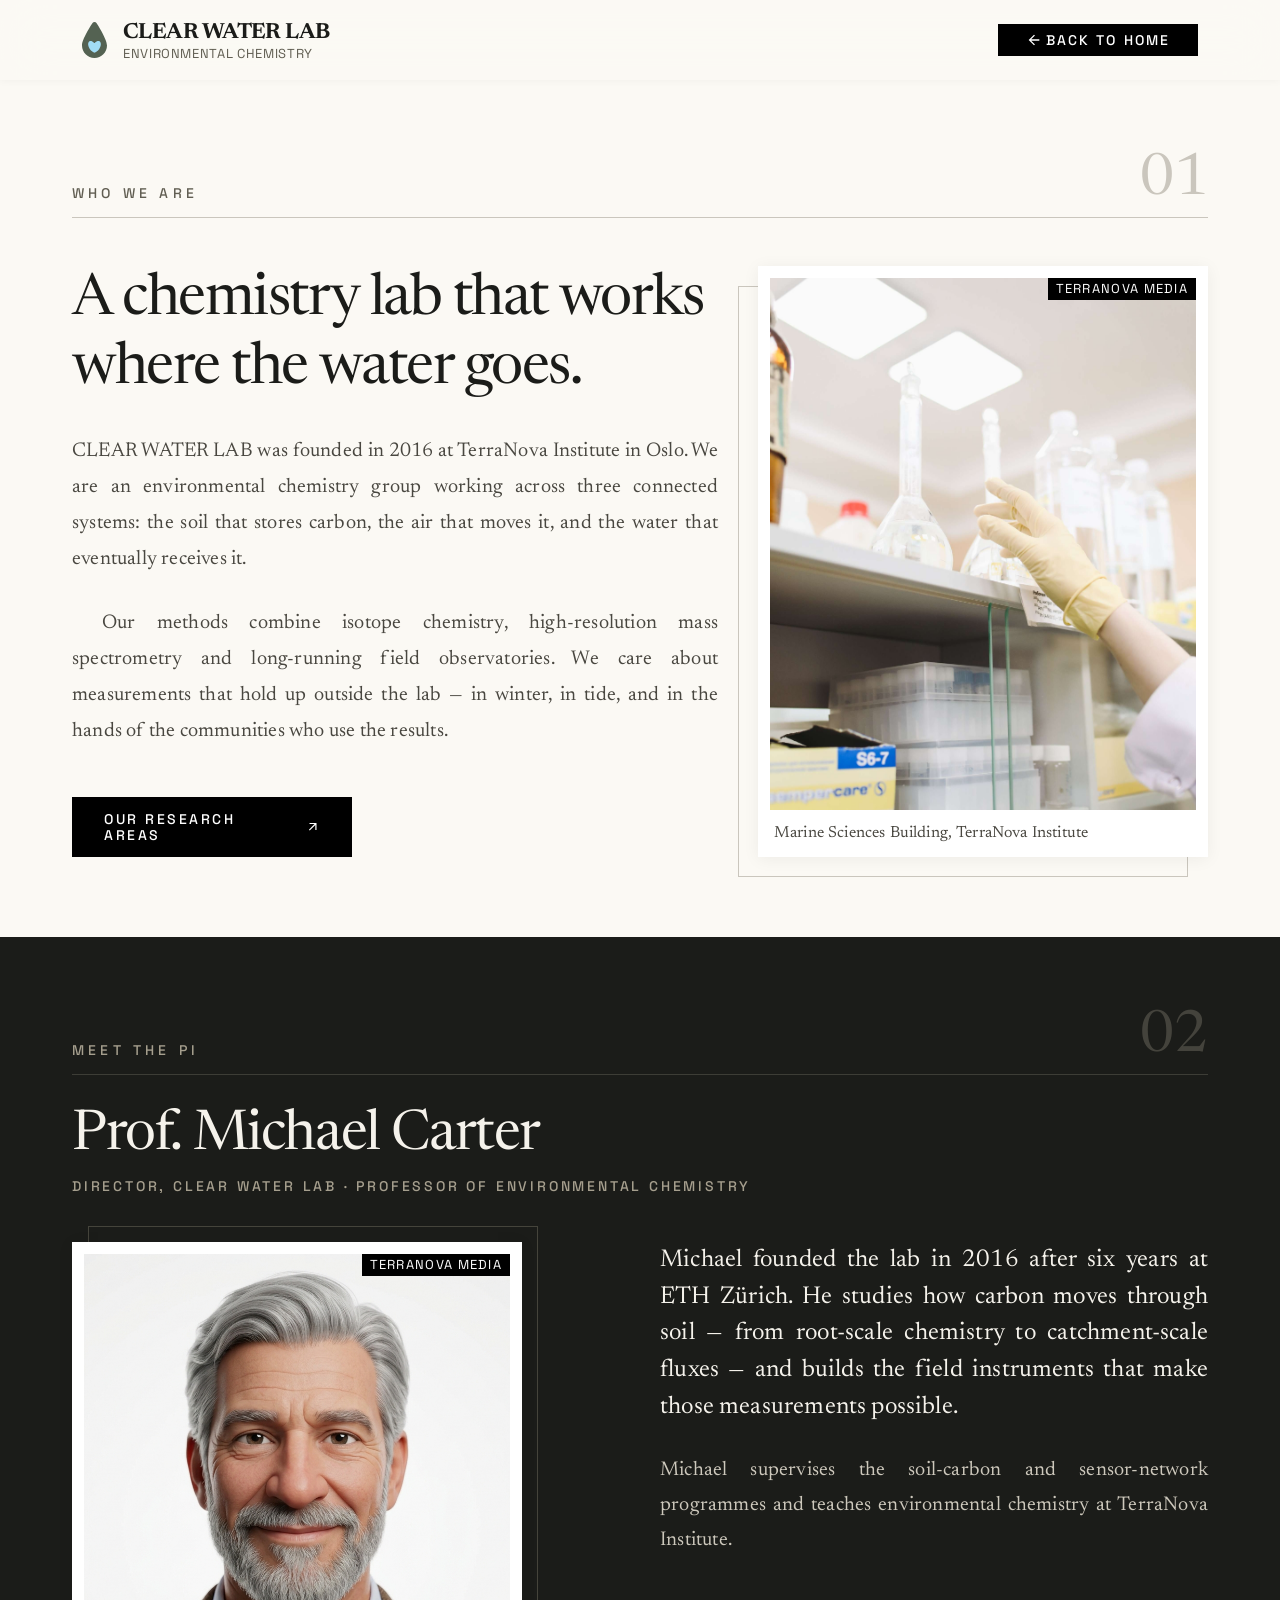
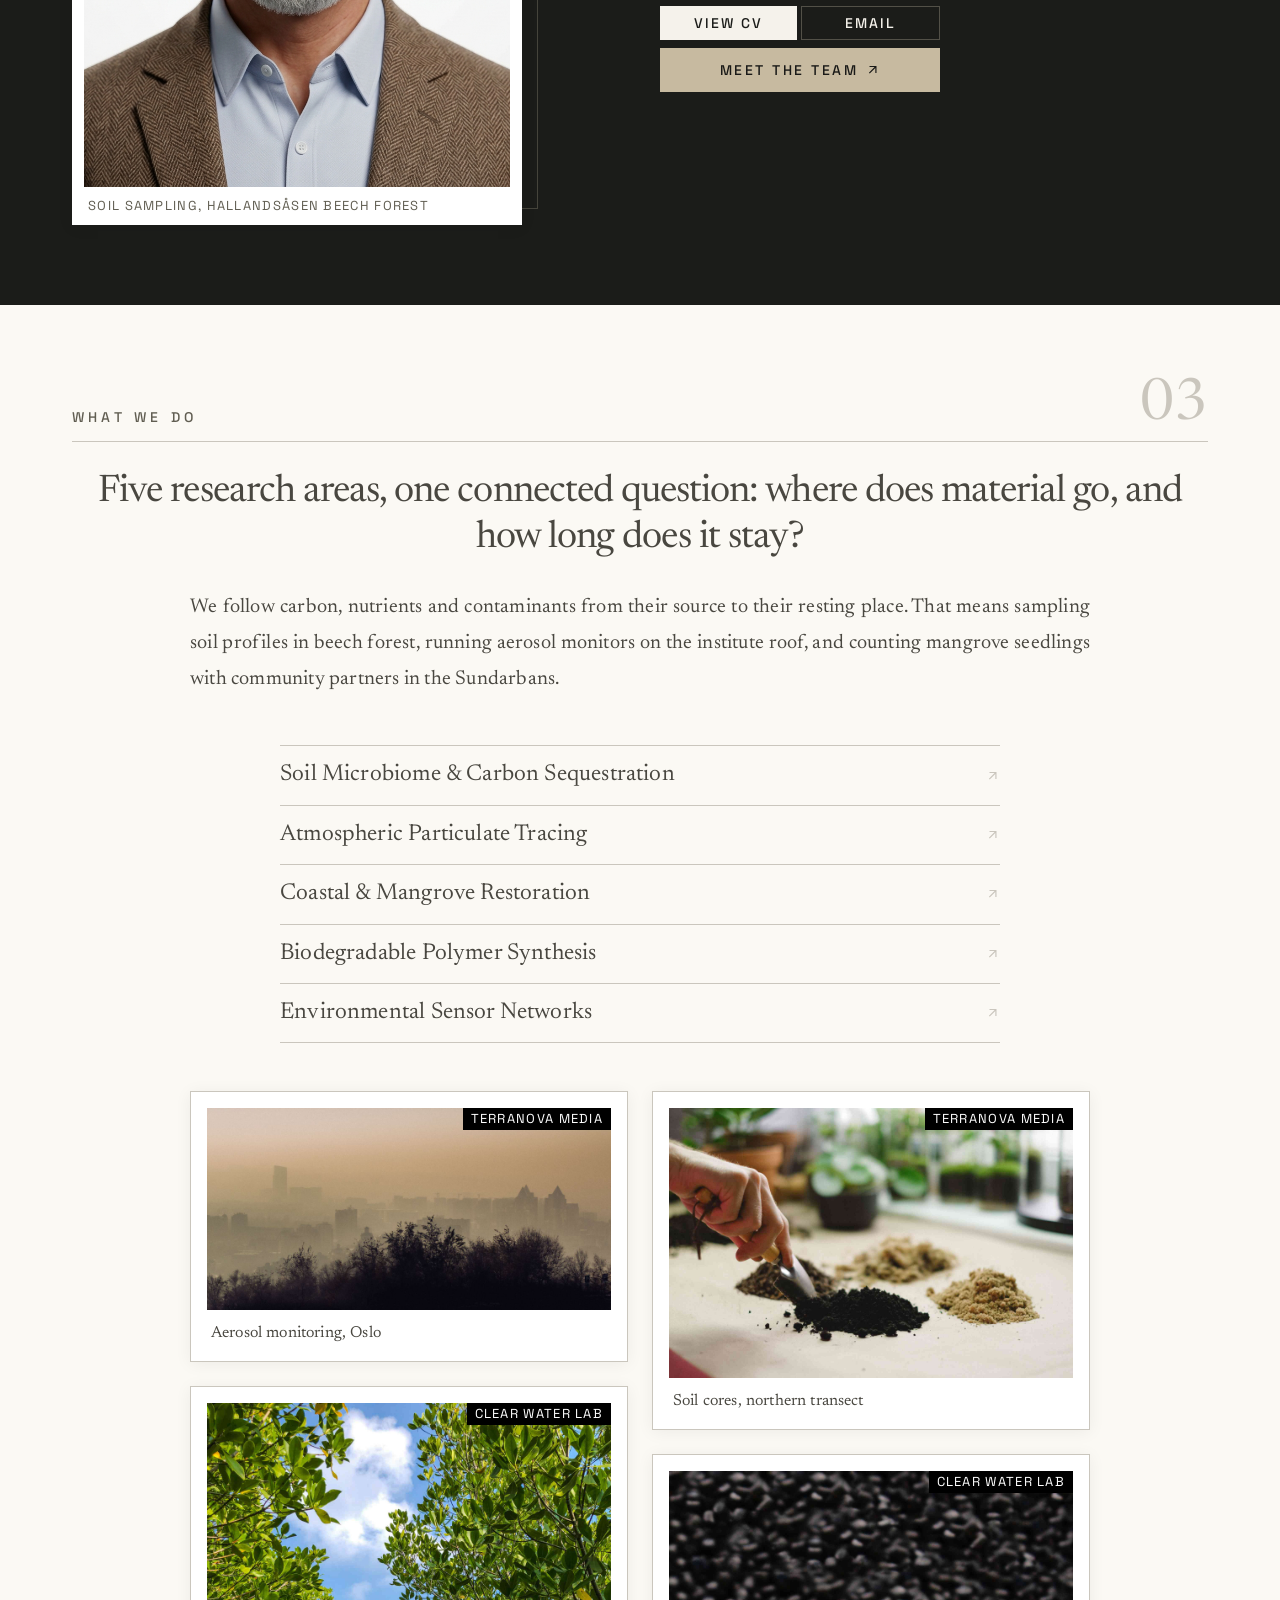
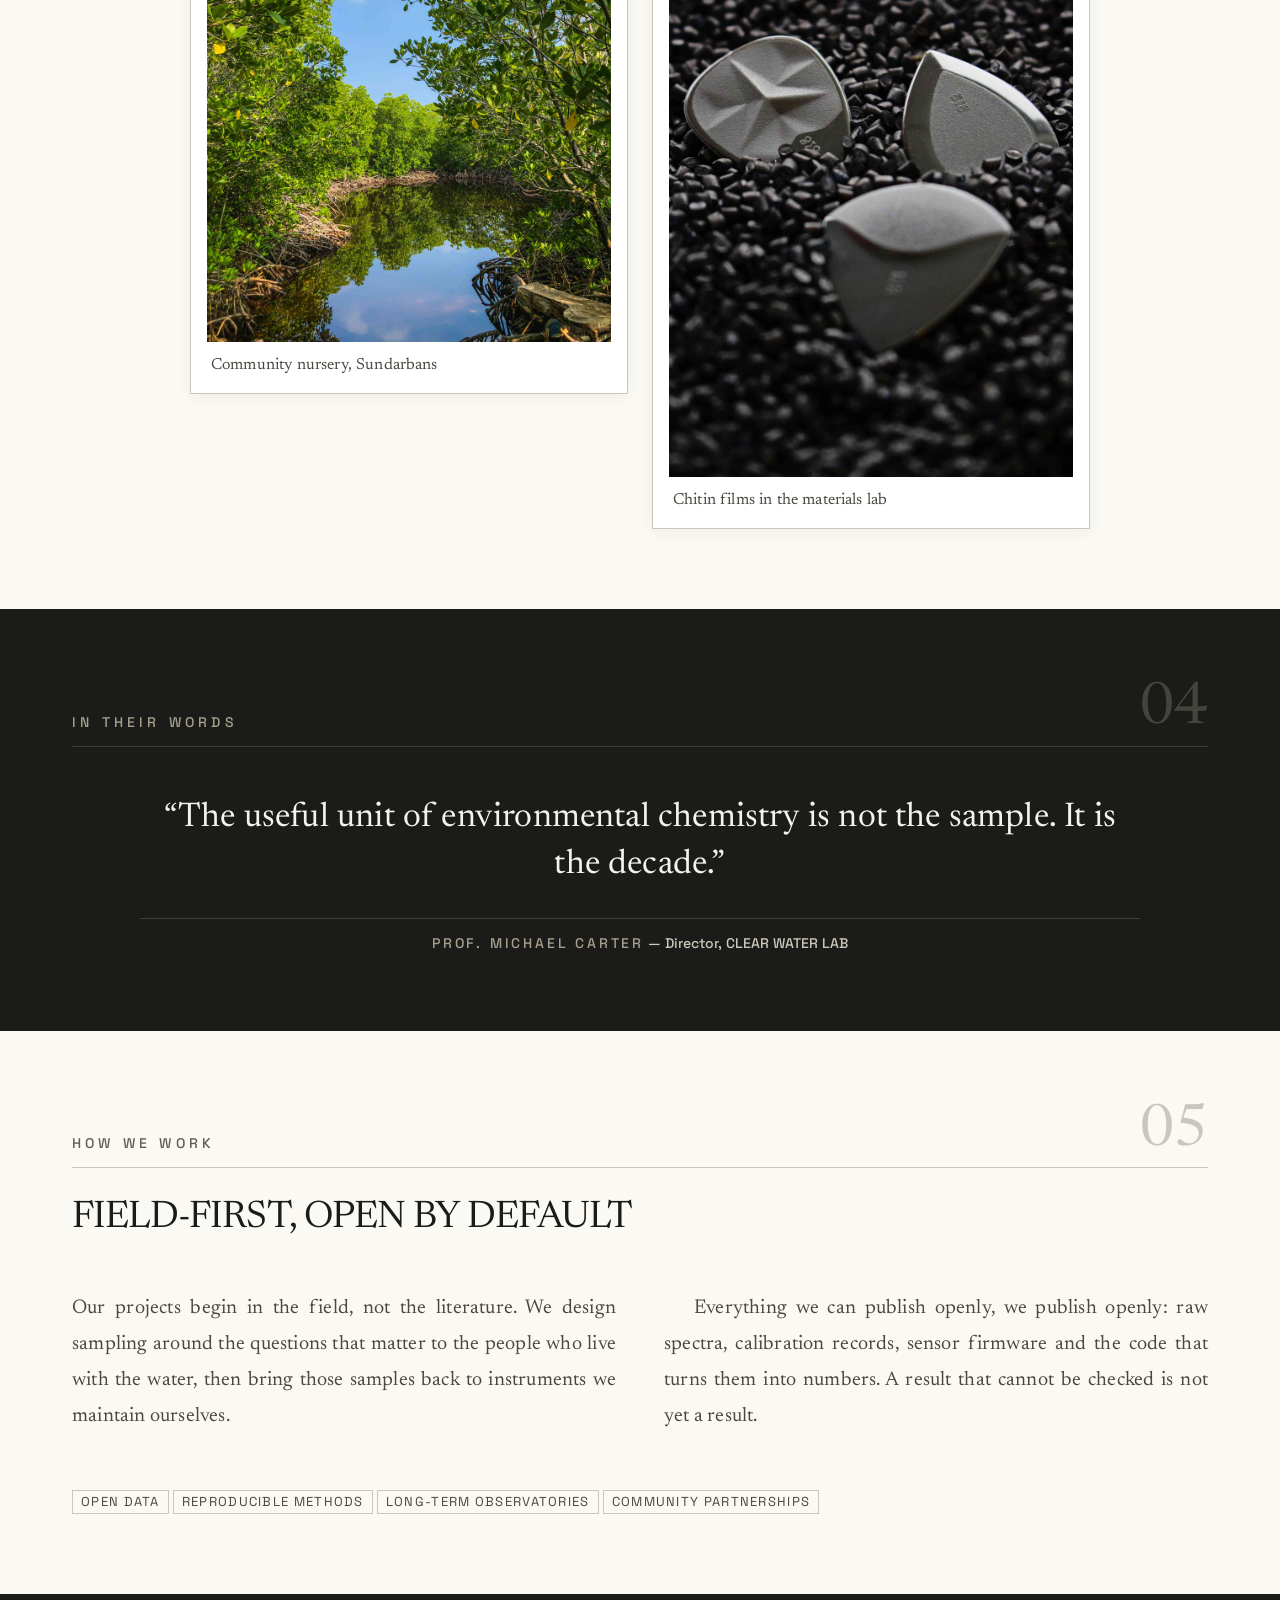
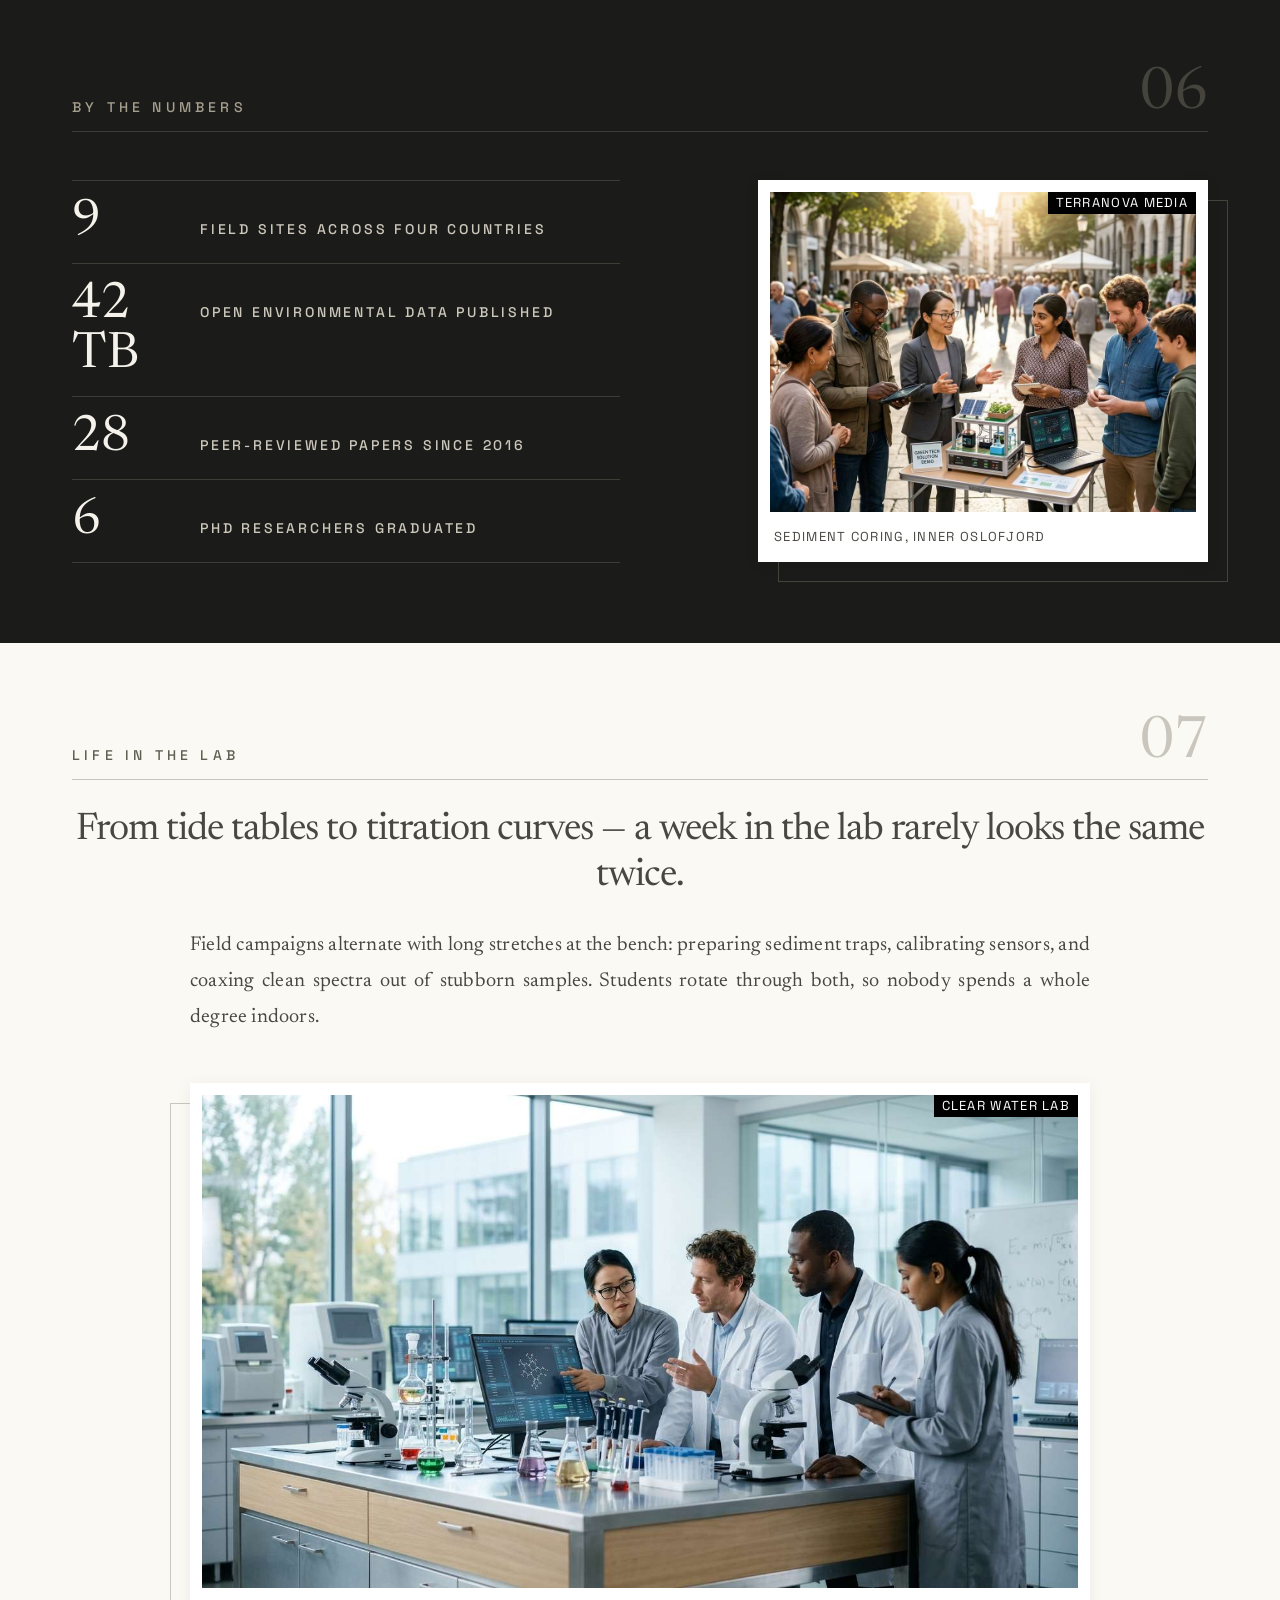
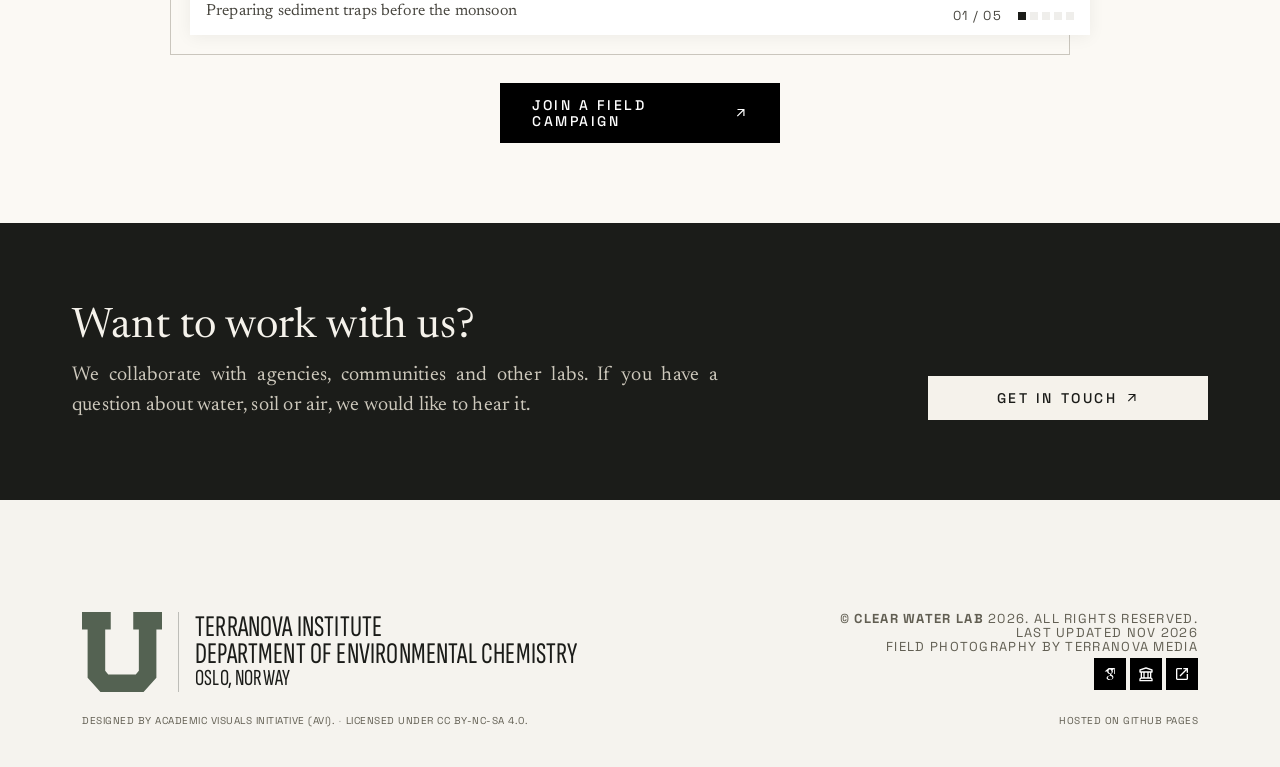
<file: pages/about.html>
<!DOCTYPE html>
<html lang="en" data-theme="light">
<head>
<meta charset="utf-8" />
<meta name="viewport" content="width=device-width, initial-scale=1" />
  <title></title>
  <link rel="preconnect" href="https://fonts.googleapis.com" />
  <link rel="preconnect" href="https://fonts.gstatic.com" crossorigin />
  <link href="https://fonts.googleapis.com/css2?family=Newsreader:ital,opsz,wght@0,6..72,200..800;1,6..72,200..800&amp;family=Space+Grotesk:wght@300..700&amp;display=swap" rel="stylesheet" />
<link href="https://fonts.googleapis.com/css2?family=Sofia+Sans+Extra+Condensed:wght@400;500&display=swap" rel="stylesheet" />
  <link rel="stylesheet" href="../css/home.css?v=20261030t" />
  <link rel="stylesheet" href="../css/style.css?v=20261030t" />
  <style>
    /* Carousel dots under the "Our Lab in Action" plate (sharp squares,
       T02 tokens — same rules the research-area plate uses) */
    .slide-dot {
      display: block;
      background: #cac6bd;              /* outline-variant */
      transition: background-color 0.2s ease;
    }
    .slide-dot:hover { background: #7a776f; }   /* outline */
    .slide-dot.is-active { background: #1b1c19; } /* on-surface */
  </style>
</head>
<body class="bg-surface text-on-surface font-body-md text-body-md antialiased">
  <header class="fixed top-0 w-full z-50 bg-surface/85 backdrop-blur-xl shadow-[0_1px_8px_rgba(0,0,0,0.04)]">
    <div class="relative z-10 h-20 w-full max-w-[1260px] mx-auto px-margin md:px-margin-tablet lg:px-margin-desktop flex items-center justify-between">

      <!-- Brand -->
      <div class="flex items-center gap-space-md">
        <img class="h-9 w-auto" alt="" data-site-logo style="display:none">
        <a class="flex flex-col" href="../index.html">
          <span class="font-headline-sm text-headline-sm tracking-tight text-on-surface font-bold" id="site-name"></span>
          <span class="font-label-sm text-label-sm uppercase tracking-wider text-secondary" id="site-subtitle"></span>
        </a>
      </div>

      <!-- Back to Home -->
      <a class="inline-flex items-center justify-center gap-space-xs bg-primary text-on-primary hover:bg-secondary transition-all font-label-md text-label-md uppercase tracking-[0.15em] px-space-lg py-space-sm max-sm:px-0 max-sm:w-9 max-sm:h-9" href="../index.html">
        <span class="cw-icon cw-icon--arrow-back text-[20px] sm:text-[16px]" aria-hidden="true"></span>
        <span class="hidden sm:inline">Back to Home</span>
      </a>

    </div>
  </header>

  <main class="pt-20">

    <!-- Every band below is drawn from data/about/edit_about_us_page.json by js/aboutpage.js.
         The shells hold the backgrounds and the spacing only — no words.

         The band at the top is the page header, movement 01 — it carries
         its numeral like the rest and pads itself like the movements
         rather than on the chrome spacing.

         Rhythm after it: light (02) → light (03) → dark (04, the quote)
         → light (05, the approach) → dark (06, the metrics) → light (07)
         → dark close.

         Each band pads itself the same way top and bottom — pt-16 lg:pt-20
         pb-16 lg:pb-20, i.e. 64/80px, light and dark alike — so the space
         between one band's content and the next is always the same 128px
         (160px on desktop), and a colour change lands exactly halfway
         between the two. Change one band and change them all, or the
         rhythm goes uneven. -->

    <!-- Header · Who We Are -->
    <section class="w-full px-margin md:px-margin-tablet lg:px-margin-desktop pt-16 lg:pt-20 pb-16 lg:pb-20" id="about-hero">
      <noscript>
        <p class="section-message">Enable JavaScript to see this page, or go back to the <a href="../index.html">home page</a>.</p>
      </noscript>
    </section>

    <!-- 02 · Meet Our Principal Investigator (words from data/about/edit_about_us_page.json).
         Dark, so the band carries its own bottom padding: the 80/112px
         rhythm below it still comes from section 03. -->
    <section class="w-full bg-[#1B1C19] pt-16 lg:pt-20 pb-16 lg:pb-20 px-margin md:px-margin-tablet lg:px-margin-desktop" id="about-pi"></section>

    <!-- 03 · What We Do (areas from data/edit_research_section.json). Ends against the
         dark quote, so it carries the bottom padding. -->
    <section class="w-full px-margin md:px-margin-tablet lg:px-margin-desktop pt-16 lg:pt-20 pb-16 lg:pb-20" id="about-areas"></section>

    <!-- 04 · A Quote from Our PI — dark. A quiet band, so it pads itself
         the same top and bottom (pt-20 lg:pt-28 pb-20 lg:pb-28) and reads
         as an even block of dark. -->
    <section class="w-full bg-[#1B1C19] pt-16 lg:pt-20 pb-16 lg:pb-20 px-margin md:px-margin-tablet lg:px-margin-desktop" id="about-quote"></section>

    <!-- 05 · Our Approach — light, with the dark quote above it and the
         dark metrics below, so it carries the bottom padding. -->
    <section class="w-full px-margin md:px-margin-tablet lg:px-margin-desktop pt-16 lg:pt-20 pb-16 lg:pb-20" id="about-approach"></section>

    <!-- 06 · Our Impact in Numbers — the dark chapter closes -->
    <section class="w-full bg-[#1B1C19] pt-16 lg:pt-20 pb-16 lg:pb-20 px-margin md:px-margin-tablet lg:px-margin-desktop" id="about-plate"></section>

    <!-- 07 · Our Lab in Action — ends against the dark close, so it carries
         the bottom padding. -->
    <section class="w-full px-margin md:px-margin-tablet lg:px-margin-desktop pt-16 lg:pt-20 pb-16 lg:pb-20" id="about-action"></section>

    <!-- closing CTA (dark) -->
    <section class="w-full bg-[#1B1C19] pt-16 lg:pt-20 pb-16 lg:pb-20 px-margin md:px-margin-tablet lg:px-margin-desktop" id="about-cta"></section>

  </main>

  <!-- Footer -->
  <footer id="footer"></footer>

  <script src="../js/helpers.js?v=20261105a"></script>
<script src="../js/site.js?v=20261030t"></script>
  <script src="../js/elements.js?v=20261104a"></script>
  <script src="../js/aboutpage.js?v=20261105a"></script>
  <script src="../js/footer.js?v=20261030t"></script>
</body>
</html>
</file>
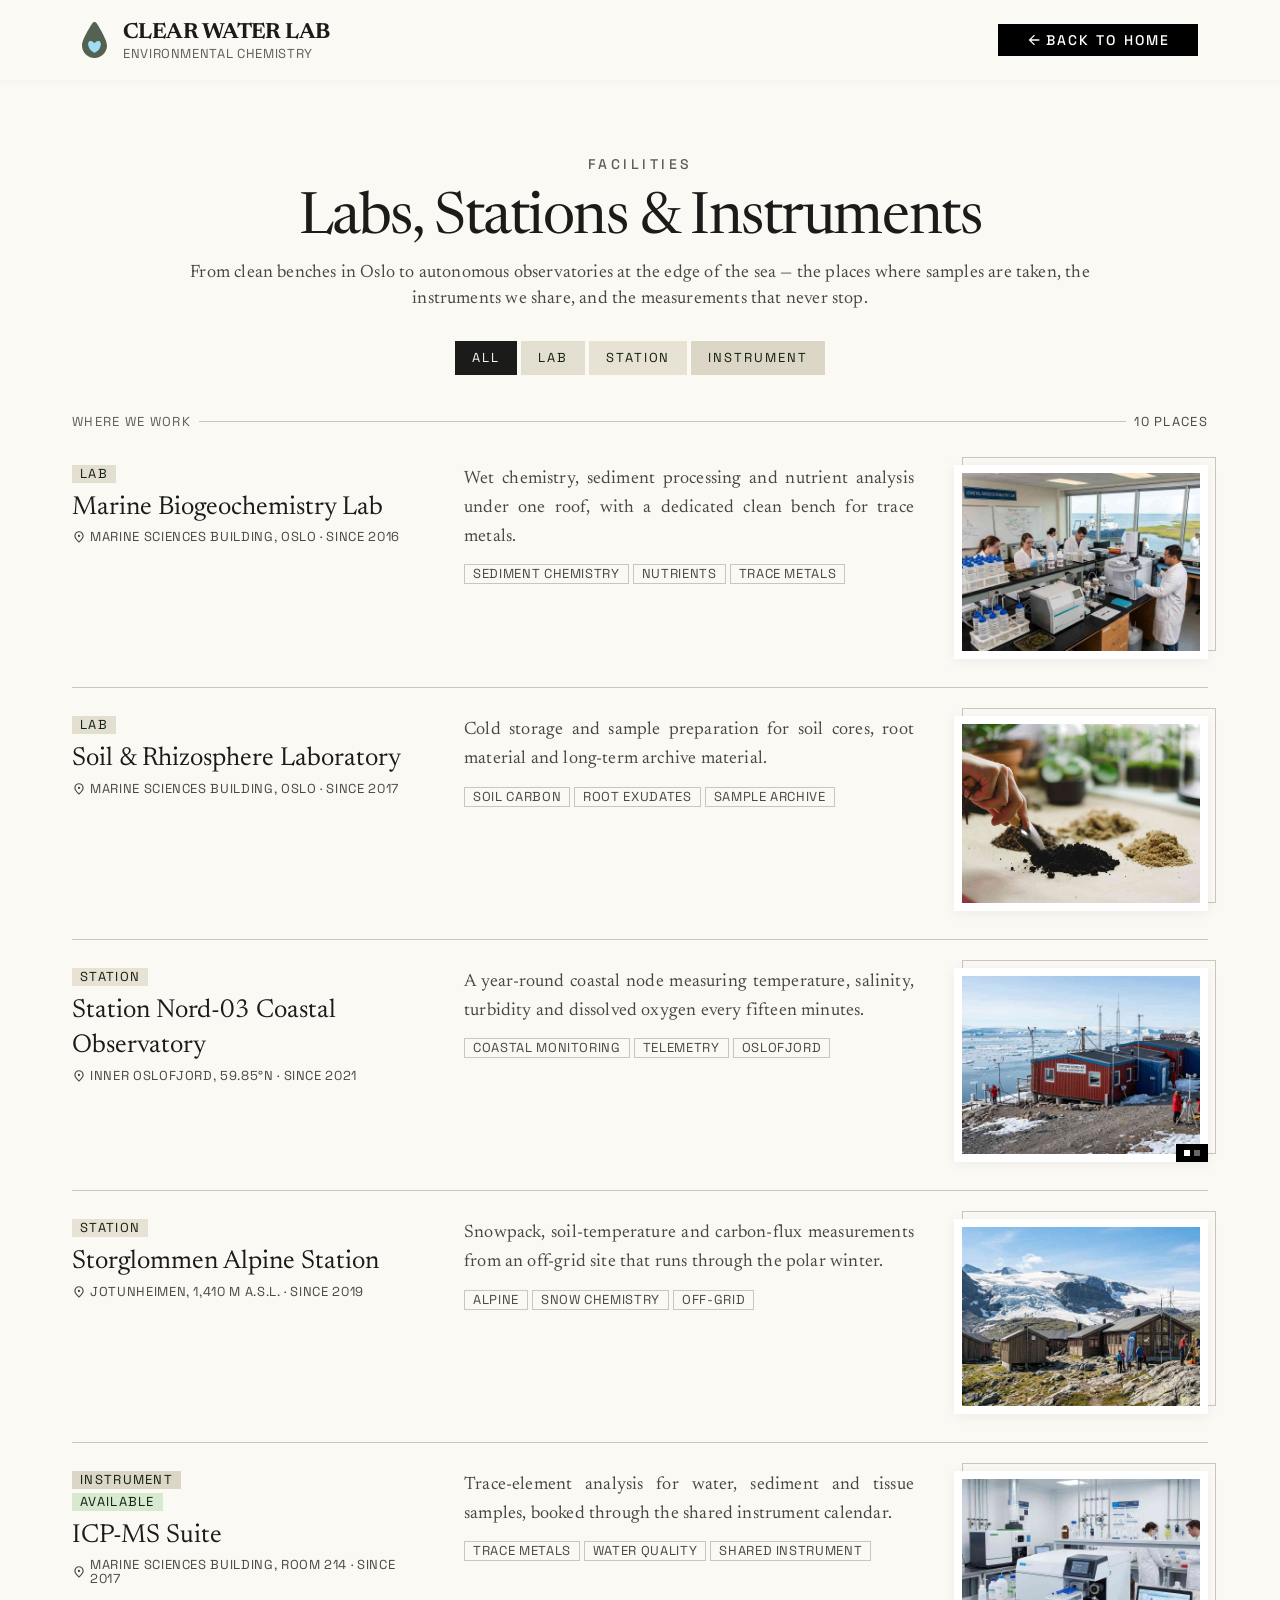
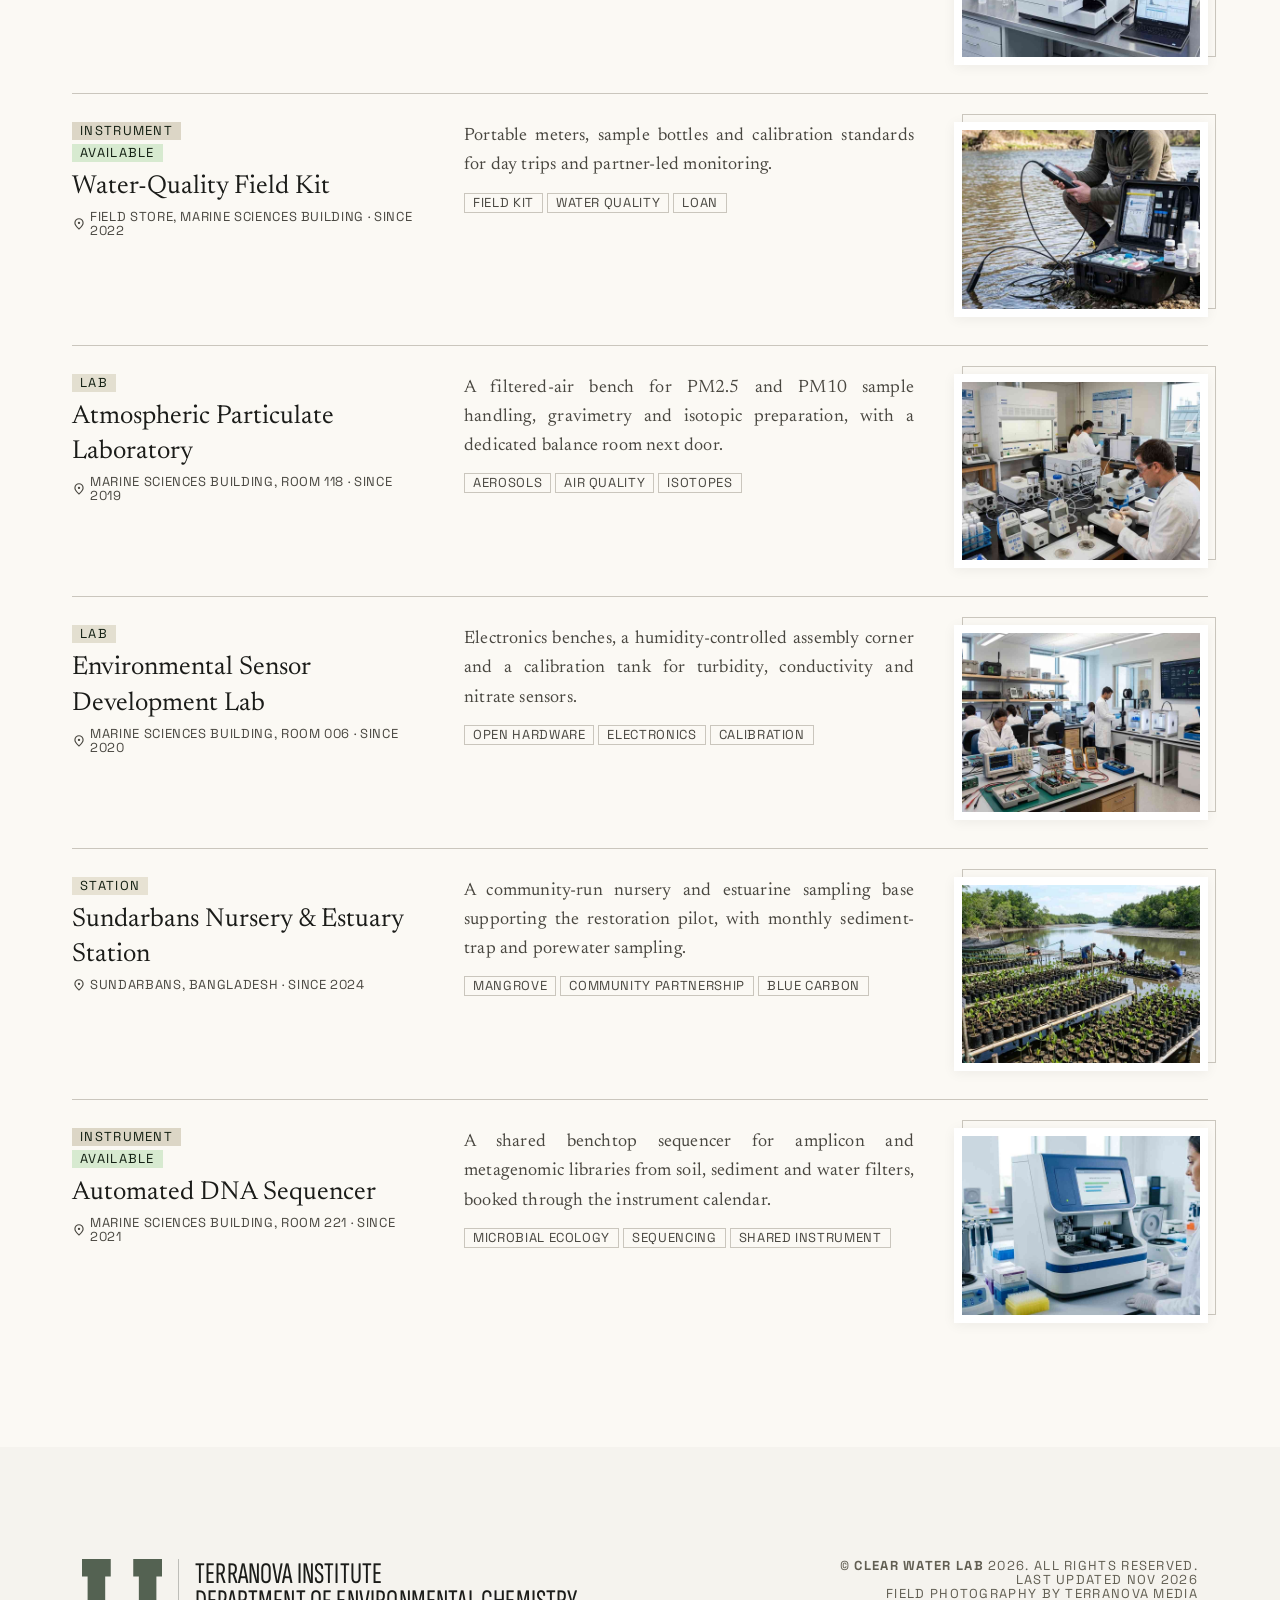
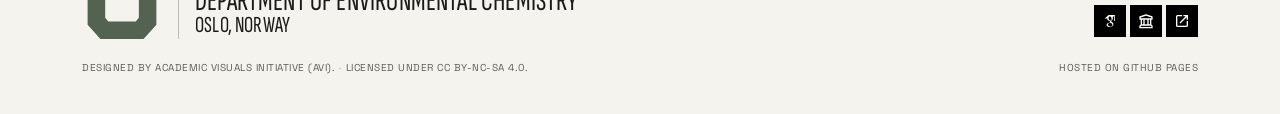
<file: pages/labs.html>
<!DOCTYPE html>
<html lang="en" data-theme="light">
<head>
<meta charset="utf-8" />
<meta name="viewport" content="width=device-width, initial-scale=1" />
  <title></title>
  <link rel="preconnect" href="https://fonts.googleapis.com" />
  <link rel="preconnect" href="https://fonts.gstatic.com" crossorigin />
  <link href="https://fonts.googleapis.com/css2?family=Newsreader:ital,opsz,wght@0,6..72,200..800;1,6..72,200..800&amp;family=Space+Grotesk:wght@300..700&amp;display=swap" rel="stylesheet" />
<link href="https://fonts.googleapis.com/css2?family=Sofia+Sans+Extra+Condensed:wght@400;500&display=swap" rel="stylesheet" />
  <link rel="stylesheet" href="../css/home.css?v=20261030t" />
  <link rel="stylesheet" href="../css/style.css?v=20261030t" />
</head>
<body class="bg-surface text-on-surface font-body-md text-body-md antialiased">
  <header class="fixed top-0 w-full z-50 bg-surface/85 backdrop-blur-xl shadow-[0_1px_8px_rgba(0,0,0,0.04)]">
    <div class="relative z-10 h-20 w-full max-w-[1260px] mx-auto px-margin md:px-margin-tablet lg:px-margin-desktop flex items-center justify-between">

      <!-- Brand -->
      <div class="flex items-center gap-space-md">
        <img class="h-9 w-auto" alt="" data-site-logo style="display:none">
        <a class="flex flex-col" href="../index.html">
          <span class="font-headline-sm text-headline-sm tracking-tight text-on-surface font-bold" id="site-name"></span>
          <span class="font-label-sm text-label-sm uppercase tracking-wider text-secondary" id="site-subtitle"></span>
        </a>
      </div>

      <!-- Back to Home (label from data/labs/edit_labs.json -> back_button_label; route is fixed) -->
      <a class="inline-flex items-center justify-center gap-space-xs bg-primary text-on-primary hover:bg-secondary transition-all font-label-md text-label-md uppercase tracking-[0.15em] px-space-lg py-space-sm max-sm:px-0 max-sm:w-9 max-sm:h-9" href="../index.html" id="labs-back">
        <span class="cw-icon cw-icon--arrow-back text-[20px] sm:text-[16px]" aria-hidden="true"></span>
        <span class="hidden sm:inline" id="labs-back-text"></span>
      </a>

    </div>
  </header>

  <main class="pt-20 pb-24">

    <!-- Editorial hero — drawn from data/labs/edit_labs.json by js/labs.js -->
    <section class="w-full px-margin md:px-margin-tablet lg:px-margin-desktop pt-space-lg" id="labs-hero">
      <noscript>
        <p class="section-message">Enable JavaScript to see this page, or go back to the <a href="../index.html">home page</a>.</p>
      </noscript>
    </section>

    <!-- Category pills (generated from data/labs/edit_labs.json -> categories_in_labs) -->
    <section class="w-full px-margin md:px-margin-tablet lg:px-margin-desktop pt-space-lg">
      <div class="max-w-[1260px] mx-auto flex flex-wrap justify-center gap-space-xs" id="filter-bar"></div>
    </section>

    <!-- The places ledger -->
    <section class="w-full px-margin md:px-margin-tablet lg:px-margin-desktop pt-10">
      <div class="max-w-[1260px] mx-auto">

        <div class="flex items-center gap-space-sm pb-space-sm">
          <span class="font-label-sm text-label-sm uppercase tracking-widest text-secondary" id="labs-label"></span>
          <span class="flex-1 h-px bg-outline-variant"></span>
          <span class="font-label-sm text-label-sm uppercase tracking-widest text-on-surface-variant" id="labs-count"></span>
        </div>

        <div id="labs-grid">
          <noscript>
            <p class="section-message">Enable JavaScript to see the places.</p>
          </noscript>
        </div>

        <!-- Empty state -->
        <div class="hidden py-space-xl text-center" id="empty-state">
          <p class="font-body-md text-body-md text-on-surface-variant">No places match this filter.</p>
        </div>

      </div>
    </section>

  </main>

  <!-- Footer -->
  <footer id="footer"></footer>

  <script src="../js/helpers.js?v=20261105a"></script>
<script src="../js/site.js?v=20261030t"></script>
  <script src="../js/labs.js?v=20261105a"></script>

  <!-- The filter-pill styling now lives in ../css/style.css so the team
       page's member and role filters look the same. -->

  <script src="../js/footer.js?v=20261030t"></script>
</body>
</html>
</file>
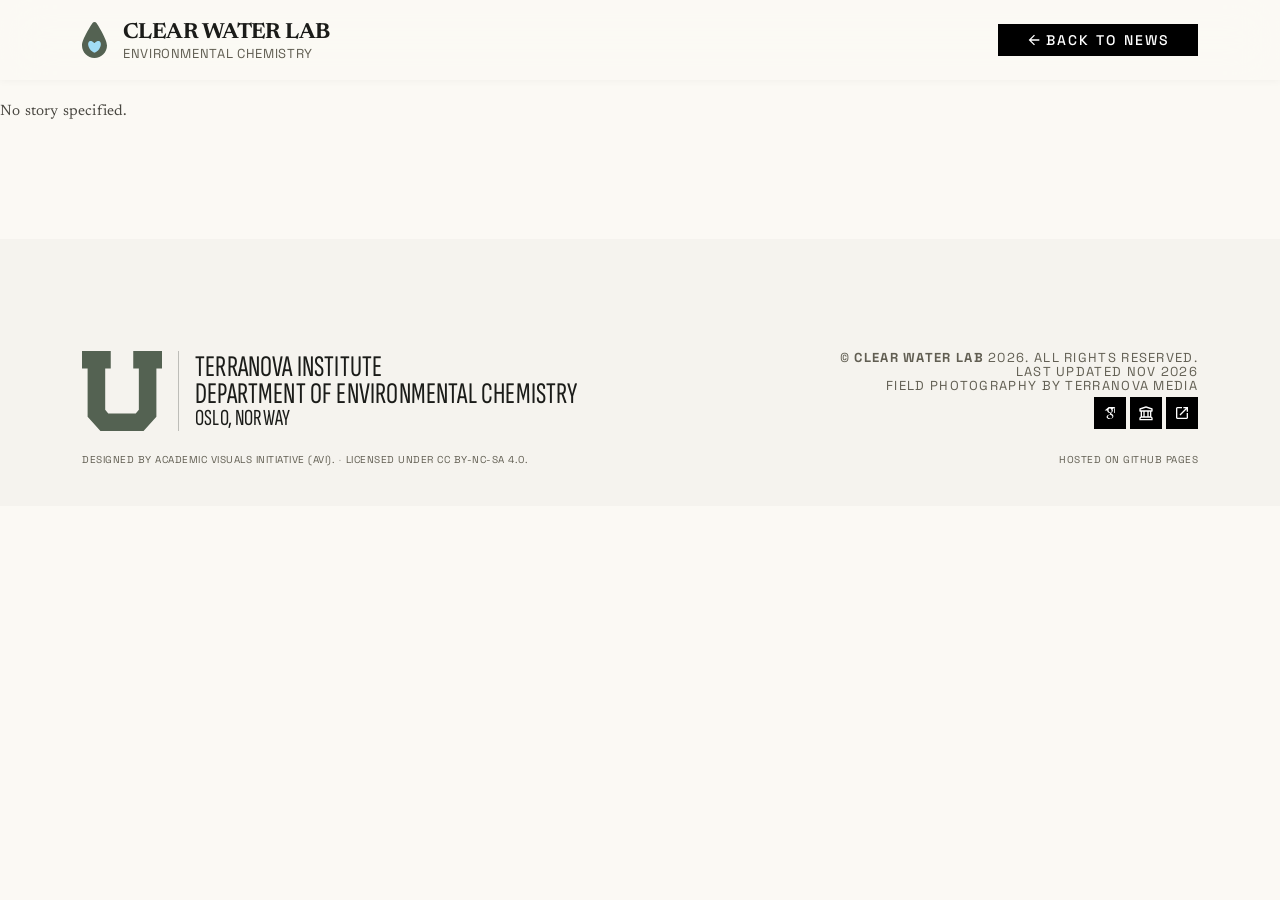
<file: pages/news-article.html>
<!DOCTYPE html>
<html lang="en" data-theme="light">
<head>
<meta charset="utf-8" />
<meta name="viewport" content="width=device-width, initial-scale=1" />
  <title></title>
  <link rel="preconnect" href="https://fonts.googleapis.com" />
  <link rel="preconnect" href="https://fonts.gstatic.com" crossorigin />
  <link href="https://fonts.googleapis.com/css2?family=Newsreader:ital,opsz,wght@0,6..72,200..800;1,6..72,200..800&family=Space+Grotesk:wght@300..700&display=swap" rel="stylesheet" />
<link href="https://fonts.googleapis.com/css2?family=Sofia+Sans+Extra+Condensed:wght@400;500&display=swap" rel="stylesheet" />
  <link rel="stylesheet" href="../css/home.css?v=20261030t" />
  <link rel="stylesheet" href="../css/style.css?v=20261030t" />
</head>
<body class="bg-surface text-on-surface font-body-md text-body-md antialiased">
  <header class="fixed top-0 w-full z-50 bg-surface/85 backdrop-blur-xl shadow-[0_1px_8px_rgba(0,0,0,0.04)]">
    <div class="relative z-10 h-20 w-full max-w-[1260px] mx-auto px-margin md:px-margin-tablet lg:px-margin-desktop flex items-center justify-between">

      <!-- Brand -->
      <div class="flex items-center gap-space-md">
        <img class="h-9 w-auto" alt="" data-site-logo style="display:none">
        <a class="flex flex-col" href="../index.html">
          <span class="font-headline-sm text-headline-sm tracking-tight text-on-surface font-bold" id="site-name"></span>
          <span class="font-label-sm text-label-sm uppercase tracking-wider text-secondary" id="site-subtitle"></span>
        </a>
      </div>

      <!-- Back to News -->
      <a class="inline-flex items-center justify-center gap-space-xs bg-primary text-on-primary hover:bg-secondary transition-all font-label-md text-label-md uppercase tracking-[0.15em] px-space-lg py-space-sm max-sm:px-0 max-sm:w-9 max-sm:h-9" href="../index.html#news" id="news-back">
        <span class="cw-icon cw-icon--arrow-back text-[20px] sm:text-[16px]" aria-hidden="true"></span>
        <span class="hidden sm:inline">Back to News</span>
      </a>

    </div>
  </header>

  <main class="pt-20 pb-24">

    <!-- The whole page is drawn by js/news-article.js on top of the shared
         element engine js/elements.js — the very same deep-page shell a
         research area opens with (contentPage, §15): the hero band, then
         every content element in file order. One vocabulary, one
         drawing, one layout, so a paragraph or a gallery looks the same
         here as it does on a research area; only the content differs.
         The mount holds no words — the hero and every element are
         optional. -->
    <div id="news-content">
      <noscript>
        <p class="section-message px-margin md:px-margin-tablet lg:px-margin-desktop pt-space-xl">Enable JavaScript to view this story, or browse the <a href="../index.html#news">latest news</a> on the home page.</p>
      </noscript>
    </div>

  </main>

  <!-- Footer -->
  <footer id="footer"></footer>

  <script src="../js/helpers.js?v=20261105a"></script>
<script src="../js/site.js?v=20261030t"></script>
  <script src="../js/elements.js?v=20261104a"></script>
  <script src="../js/news-article.js?v=20261030t"></script>
  <script src="../js/footer.js?v=20261030t"></script>
</body>
</html>
</file>
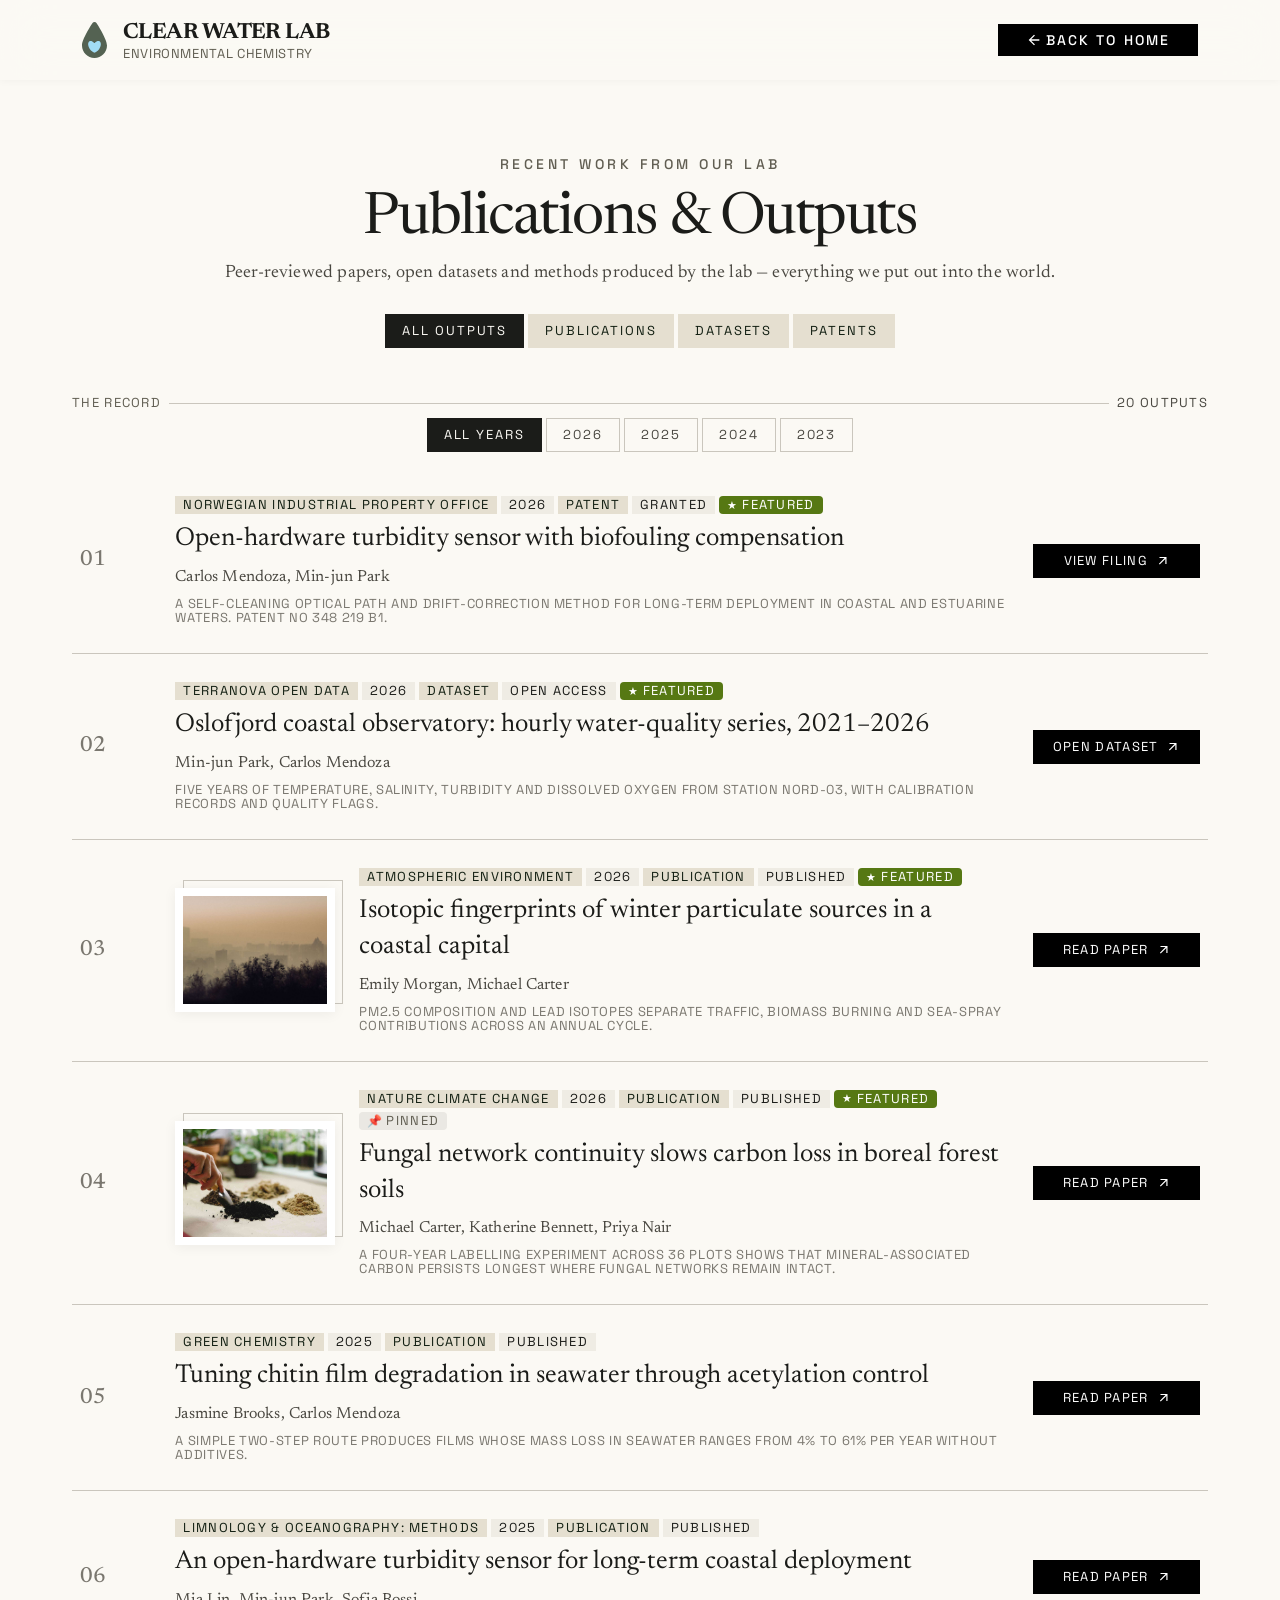
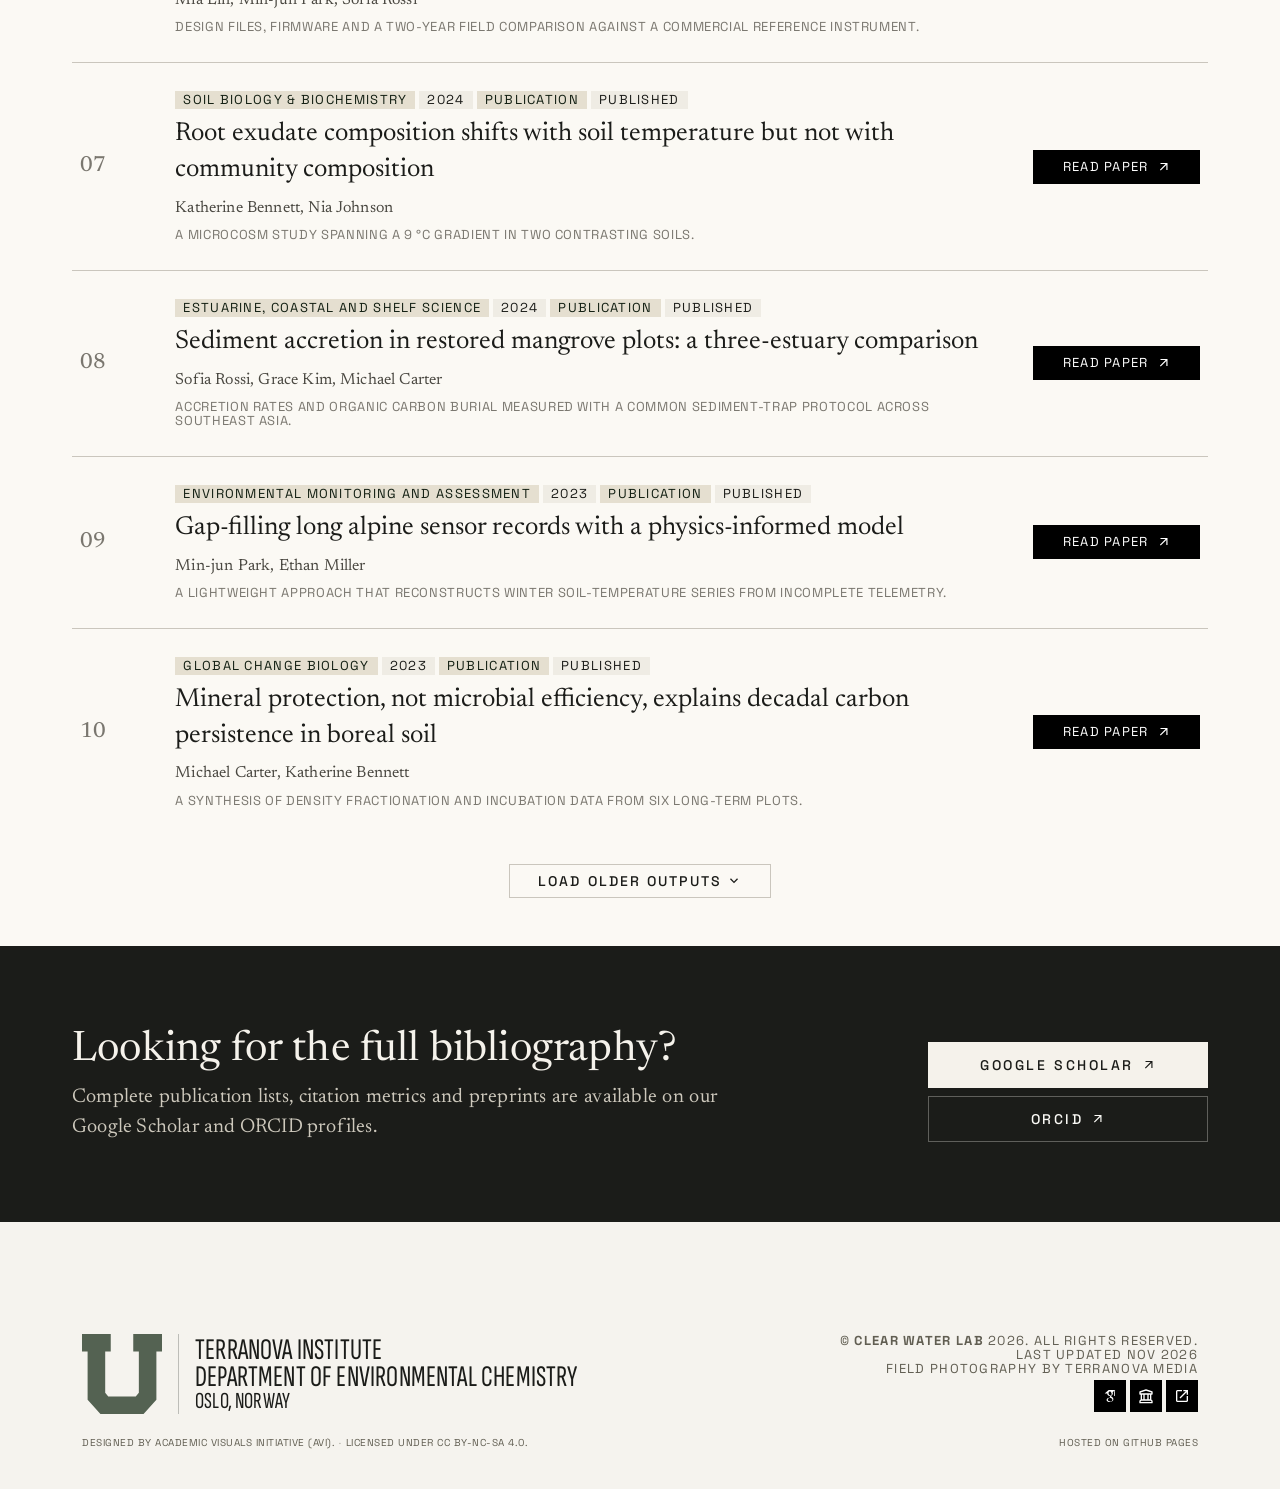
<file: pages/outputs.html>
<!DOCTYPE html>
<html lang="en" data-theme="light">
<head>
<meta charset="utf-8" />
<meta name="viewport" content="width=device-width, initial-scale=1" />
  <title></title>
  <link rel="preconnect" href="https://fonts.googleapis.com" />
  <link rel="preconnect" href="https://fonts.gstatic.com" crossorigin />
  <link href="https://fonts.googleapis.com/css2?family=Newsreader:ital,opsz,wght@0,6..72,200..800;1,6..72,200..800&amp;family=Space+Grotesk:wght@300..700&amp;display=swap" rel="stylesheet" />
<link href="https://fonts.googleapis.com/css2?family=Sofia+Sans+Extra+Condensed:wght@400;500&display=swap" rel="stylesheet" />
  <link rel="stylesheet" href="../css/home.css?v=20261030t" />
  <link rel="stylesheet" href="../css/style.css?v=20261030t" />
</head>
<body class="bg-surface text-on-surface font-body-md text-body-md antialiased">
  <header class="fixed top-0 w-full z-50 bg-surface/85 backdrop-blur-xl shadow-[0_1px_8px_rgba(0,0,0,0.04)]">
    <div class="relative z-10 h-20 w-full max-w-[1260px] mx-auto px-margin md:px-margin-tablet lg:px-margin-desktop flex items-center justify-between">

      <!-- Brand -->
      <div class="flex items-center gap-space-md">
        <img class="h-9 w-auto" alt="" data-site-logo style="display:none">
        <a class="flex flex-col" href="../index.html">
          <span class="font-headline-sm text-headline-sm tracking-tight text-on-surface font-bold" id="site-name"></span>
          <span class="font-label-sm text-label-sm uppercase tracking-wider text-secondary" id="site-subtitle"></span>
        </a>
      </div>

      <!-- Back to Home (text + link from data/outputs/edit_publications_and_outputs_page.json -> buttons.back) -->
      <a class="inline-flex items-center justify-center gap-space-xs bg-primary text-on-primary hover:bg-secondary transition-all font-label-md text-label-md uppercase tracking-[0.15em] px-space-lg py-space-sm max-sm:px-0 max-sm:w-9 max-sm:h-9" href="../index.html" id="outputs-back">
        <span class="cw-icon cw-icon--arrow-back text-[20px] sm:text-[16px]" aria-hidden="true"></span>
        <span class="hidden sm:inline" id="outputs-back-text"></span>
      </a>

    </div>
  </header>

  <main class="pt-20">

    <!-- Editorial hero — drawn from data/outputs/edit_publications_and_outputs_page.json by js/outputs.js -->
    <section class="w-full px-margin md:px-margin-tablet lg:px-margin-desktop pt-space-lg" id="outputs-hero">
      <noscript>
        <p class="section-message">Enable JavaScript to see this page, or go back to the <a href="../index.html">home page</a>.</p>
      </noscript>
    </section>

    <!-- Category pills (generated from data/outputs/edit_publications_and_outputs_page.json -> categories) -->
    <section class="w-full px-margin md:px-margin-tablet lg:px-margin-desktop pt-space-lg">
      <div class="max-w-[1260px] mx-auto flex flex-wrap justify-center gap-space-xs" id="filter-bar"></div>
    </section>

    <!-- The ledger (the bottom padding keeps the closing band at arm's
         length whether the "view more" button is there or not) -->
    <section class="w-full px-margin md:px-margin-tablet lg:px-margin-desktop pt-space-xl pb-space-xl">
      <div class="max-w-[1260px] mx-auto">

        <div class="flex items-center gap-space-sm pb-space-sm">
          <span class="font-label-sm text-label-sm uppercase tracking-widest text-secondary" id="record-label"></span>
          <span class="flex-1 h-px bg-outline-variant"></span>
          <span class="font-label-sm text-label-sm uppercase tracking-widest text-on-surface-variant" id="result-count"></span>
        </div>

        <!-- Year pills (generated from data/outputs/edit_publications_and_outputs_page.json -> item years) -->
        <div class="flex flex-wrap justify-center gap-space-xs pb-space-md" id="year-bar"></div>

        <div id="outputs-list">
          <noscript>
            <p class="section-message">Enable JavaScript to see the outputs.</p>
          </noscript>
        </div>

        <!-- View more (the list shows 10 items at a time) -->
        <div class="hidden pt-space-lg text-center" id="output-more">
          <button class="inline-flex items-center justify-center gap-space-xs px-space-lg py-space-sm border border-outline-variant bg-surface text-on-surface hover:bg-surface-container-low transition-all font-label-md text-label-md uppercase tracking-[0.15em]" id="load-more">
            <span id="outputs-more-text"></span>
            <span class="cw-icon cw-icon--expand-more text-[16px]" aria-hidden="true"></span>
          </button>
        </div>

        <!-- Empty state -->
        <div class="hidden py-space-xl text-center" id="empty-state">
          <p class="font-body-md text-body-md text-on-surface-variant">No outputs match this filter.</p>
        </div>

      </div>
    </section>

    <!-- Closing CTA (words from data/outputs/edit_publications_and_outputs_page.json -> cta); the dark
         #1B1C19 band the About and team pages close on -->
    <section class="w-full bg-[#1B1C19] pt-16 lg:pt-20 pb-16 lg:pb-20 px-margin md:px-margin-tablet lg:px-margin-desktop" id="outputs-cta"></section>

  </main>

  <!-- Footer -->
  <footer id="footer"></footer>

  <script src="../js/helpers.js?v=20261105a"></script>
<script src="../js/site.js?v=20261030t"></script>
  <script src="../js/outputs.js?v=20261105a"></script>

  <style>
    /* Editorial filter chips: sharp, hairline, uppercase.
       Category pills wear their category's colour (inline vars). */
    .filter-btn {
      background: transparent;
      color: #494740;
      border: 1px solid #cac6bd;
      transition: all 0.15s ease;
    }
    .filter-btn:hover {
      border-color: #7a776f;
      color: #1b1c19;
    }
    .filter-btn.filter-btn--category {
      background: var(--cat-bg, transparent);
      color: var(--cat-fg, #494740);
      border-color: transparent;
    }
    .filter-btn.filter-btn--category:hover {
      background: var(--cat-bg, transparent);
      color: var(--cat-fg, #494740);
      filter: brightness(0.94);
    }
    .filter-btn.active,
    .filter-btn.filter-btn--category.active,
    .filter-btn.filter-btn--category.active:hover {
      background: #1b1c19;
      color: #fbf9f4;
      border-color: #1b1c19;
      filter: none;
    }
  </style>

  <script src="../js/footer.js?v=20261030t"></script>
</body>
</html>
</file>
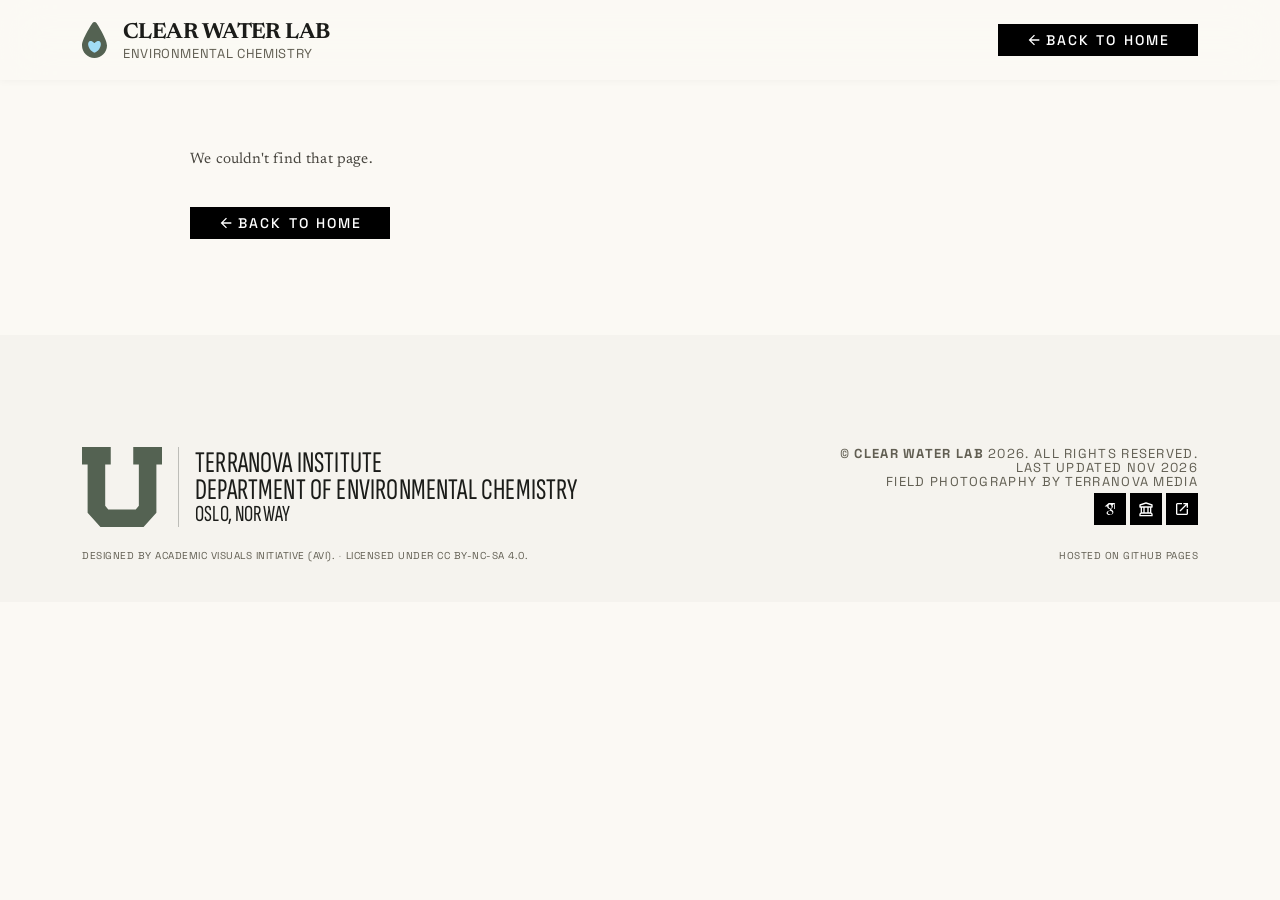
<file: pages/page.html>
<!DOCTYPE html>
<html lang="en" data-theme="light">
<head>
<meta charset="utf-8" />
<meta name="viewport" content="width=device-width, initial-scale=1" />
  <title></title>
  <link rel="preconnect" href="https://fonts.googleapis.com" />
  <link rel="preconnect" href="https://fonts.gstatic.com" crossorigin />
  <link href="https://fonts.googleapis.com/css2?family=Newsreader:ital,opsz,wght@0,6..72,200..800;1,6..72,200..800&family=Space+Grotesk:wght@300..700&display=swap" rel="stylesheet" />
<link href="https://fonts.googleapis.com/css2?family=Sofia+Sans+Extra+Condensed:wght@400;500&display=swap" rel="stylesheet" />
  <link rel="stylesheet" href="../css/home.css?v=20261030t" />
  <link rel="stylesheet" href="../css/style.css?v=20261030t" />
  <style>
    /* Slideshow dots (sharp squares, T02 tokens) for pages that use one. */
    .slide-dot {
      display: block;
      background: #cac6bd;              /* outline-variant */
      transition: background-color 0.2s ease;
    }
    .slide-dot:hover { background: #7a776f; }   /* outline */
    .slide-dot.is-active { background: #1b1c19; } /* on-surface */
  </style>
</head>
<body class="bg-surface text-on-surface font-body-md text-body-md antialiased">
  <header class="fixed top-0 w-full z-50 bg-surface/85 backdrop-blur-xl shadow-[0_1px_8px_rgba(0,0,0,0.04)]">
    <div class="relative z-10 h-20 w-full max-w-[1260px] mx-auto px-margin md:px-margin-tablet lg:px-margin-desktop flex items-center justify-between">

      <!-- Brand -->
      <div class="flex items-center gap-space-md">
        <img class="h-9 w-auto" alt="" data-site-logo style="display:none">
        <a class="flex flex-col" href="../index.html">
          <span class="font-headline-sm text-headline-sm tracking-tight text-on-surface font-bold" id="site-name"></span>
          <span class="font-label-sm text-label-sm uppercase tracking-wider text-secondary" id="site-subtitle"></span>
        </a>
      </div>

      <!-- Back to Home -->
      <a class="inline-flex items-center justify-center gap-space-xs bg-primary text-on-primary hover:bg-secondary transition-all font-label-md text-label-md uppercase tracking-[0.15em] px-space-lg py-space-sm max-sm:px-0 max-sm:w-9 max-sm:h-9" href="../index.html">
        <span class="cw-icon cw-icon--arrow-back text-[20px] sm:text-[16px]" aria-hidden="true"></span>
        <span class="hidden sm:inline">Back to Home</span>
      </a>

    </div>
  </header>

  <main class="pt-20 pb-24">

    <!-- A free-standing page, designed entirely in JSON. The address
         names the file: page.html?page=facilities ->
         data/pages/facilities.json. The file holds a few hero words
         and then any content elements, in the order they should print
         (VOCABULARY §15). The mount holds no words — every band is
         optional, and a page with no hero words simply opens at its
         first element. -->
    <div id="page-content">
      <noscript>
        <p class="section-message px-margin md:px-margin-tablet lg:px-margin-desktop pt-space-xl">Enable JavaScript to view this page, or go back to the <a href="../index.html">home page</a>.</p>
      </noscript>
    </div>

  </main>

  <!-- Footer -->
  <footer id="footer"></footer>

  <script src="../js/helpers.js?v=20261105a"></script>
<script src="../js/site.js?v=20261030t"></script>
  <script src="../js/elements.js?v=20261104a"></script>
  <script src="../js/page.js?v=20261030t"></script>

  <script src="../js/footer.js?v=20261030t"></script>
</body>
</html>
</file>
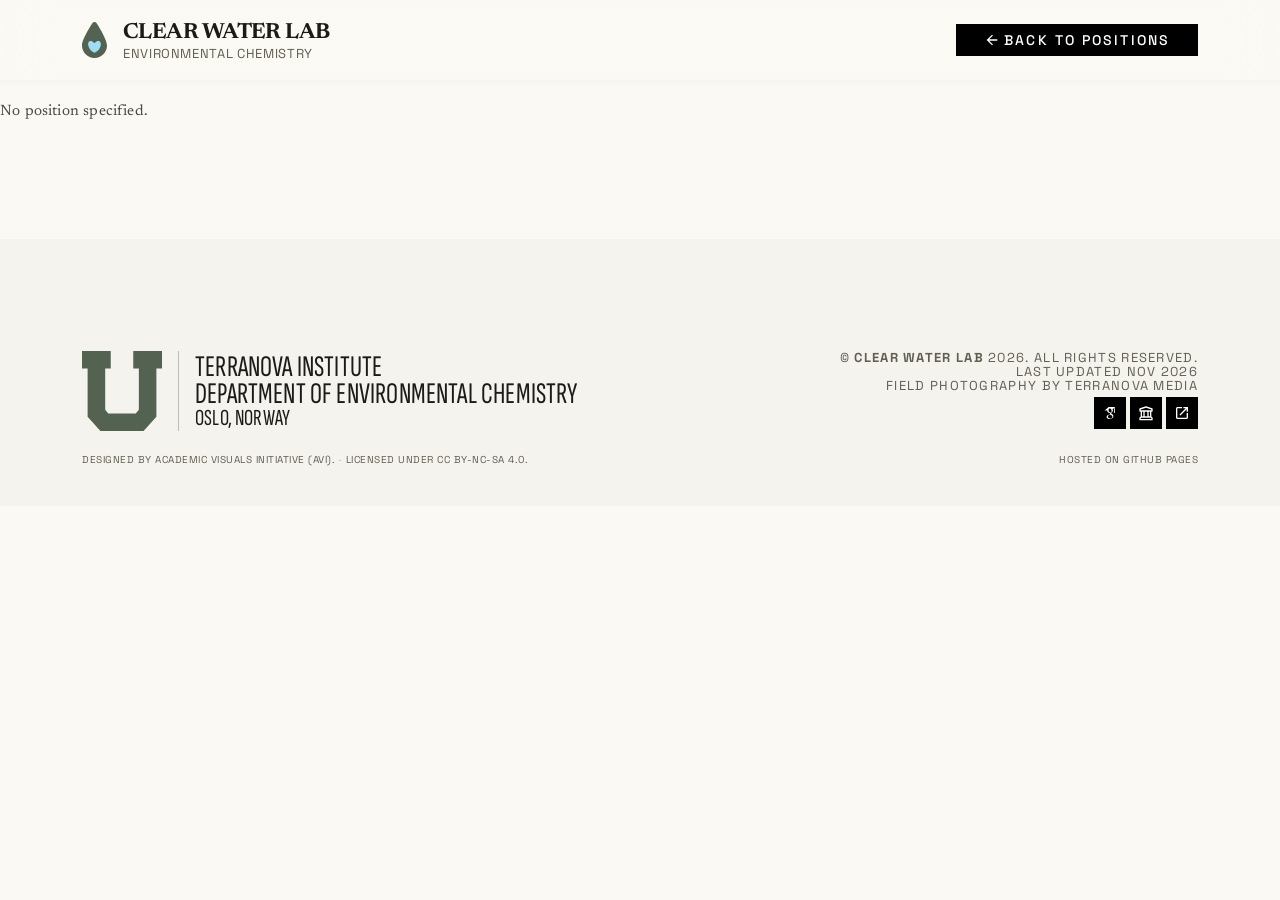
<file: pages/position.html>
<!DOCTYPE html>
<html lang="en" data-theme="light">
<head>
<meta charset="utf-8" />
<meta name="viewport" content="width=device-width, initial-scale=1" />
  <title></title>
  <link rel="preconnect" href="https://fonts.googleapis.com" />
  <link rel="preconnect" href="https://fonts.gstatic.com" crossorigin />
  <link href="https://fonts.googleapis.com/css2?family=Newsreader:ital,opsz,wght@0,6..72,200..800;1,6..72,200..800&family=Space+Grotesk:wght@300..700&display=swap" rel="stylesheet" />
<link href="https://fonts.googleapis.com/css2?family=Sofia+Sans+Extra+Condensed:wght@400;500&display=swap" rel="stylesheet" />
  <link rel="stylesheet" href="../css/home.css?v=20261030t" />
  <link rel="stylesheet" href="../css/style.css?v=20261030t" />
</head>
<body class="bg-surface text-on-surface font-body-md text-body-md antialiased">
  <header class="fixed top-0 w-full z-50 bg-surface/85 backdrop-blur-xl shadow-[0_1px_8px_rgba(0,0,0,0.04)]">
    <div class="relative z-10 h-20 w-full max-w-[1260px] mx-auto px-margin md:px-margin-tablet lg:px-margin-desktop flex items-center justify-between">

      <!-- Brand -->
      <div class="flex items-center gap-space-md">
        <img class="h-9 w-auto" alt="" data-site-logo style="display:none">
        <a class="flex flex-col" href="../index.html">
          <span class="font-headline-sm text-headline-sm tracking-tight text-on-surface font-bold" id="site-name"></span>
          <span class="font-label-sm text-label-sm uppercase tracking-wider text-secondary" id="site-subtitle"></span>
        </a>
      </div>

      <!-- Back to Positions -->
      <a class="inline-flex items-center justify-center gap-space-xs bg-primary text-on-primary hover:bg-secondary transition-all font-label-md text-label-md uppercase tracking-[0.15em] px-space-lg py-space-sm max-sm:px-0 max-sm:w-9 max-sm:h-9" href="positions.html">
        <span class="cw-icon cw-icon--arrow-back text-[20px] sm:text-[16px]" aria-hidden="true"></span>
        <span class="hidden sm:inline">Back to Positions</span>
      </a>

    </div>
  </header>

  <main class="pt-20 pb-24">

    <!-- The whole page is drawn by js/position.js on top of the shared
         element engine js/elements.js — the very same deep-page shell a
         research area or a news story opens with (contentPage, §15): the
         hero band, then every content element in file order. One
         vocabulary, one drawing, one layout, so a paragraph or a gallery
         looks the same here as it does anywhere else; only the content
         differs. The mount holds no words — the hero and every element
         are optional. -->
    <div id="position-content">
      <noscript>
        <p class="section-message px-margin md:px-margin-tablet lg:px-margin-desktop pt-space-xl">Enable JavaScript to view this position, or browse the <a href="positions.html">open positions</a>.</p>
      </noscript>
    </div>

  </main>

  <!-- Footer -->
  <footer id="footer"></footer>

  <script src="../js/helpers.js?v=20261105a"></script>
<script src="../js/site.js?v=20261030t"></script>
  <script src="../js/elements.js?v=20261104a"></script>
  <script src="../js/position.js?v=20261030t"></script>
  <script src="../js/footer.js?v=20261030t"></script>
</body>
</html>
</file>
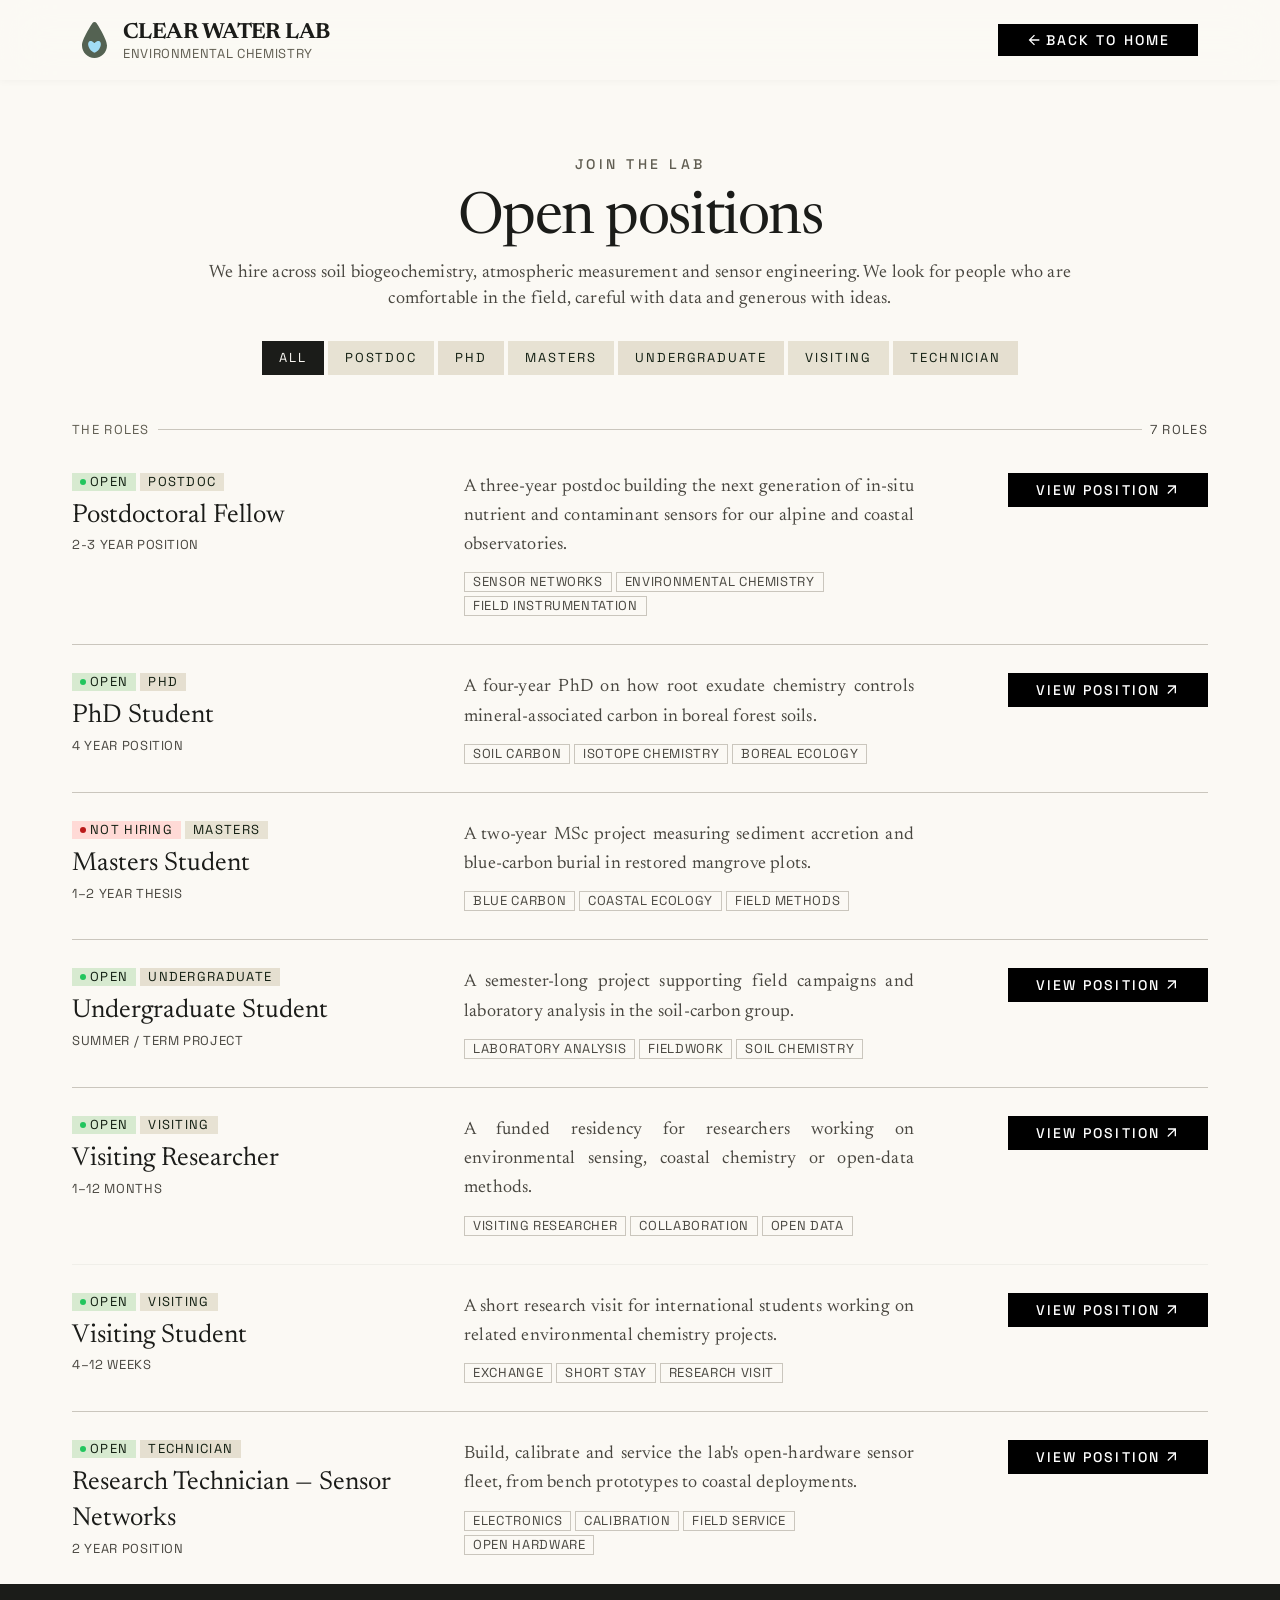
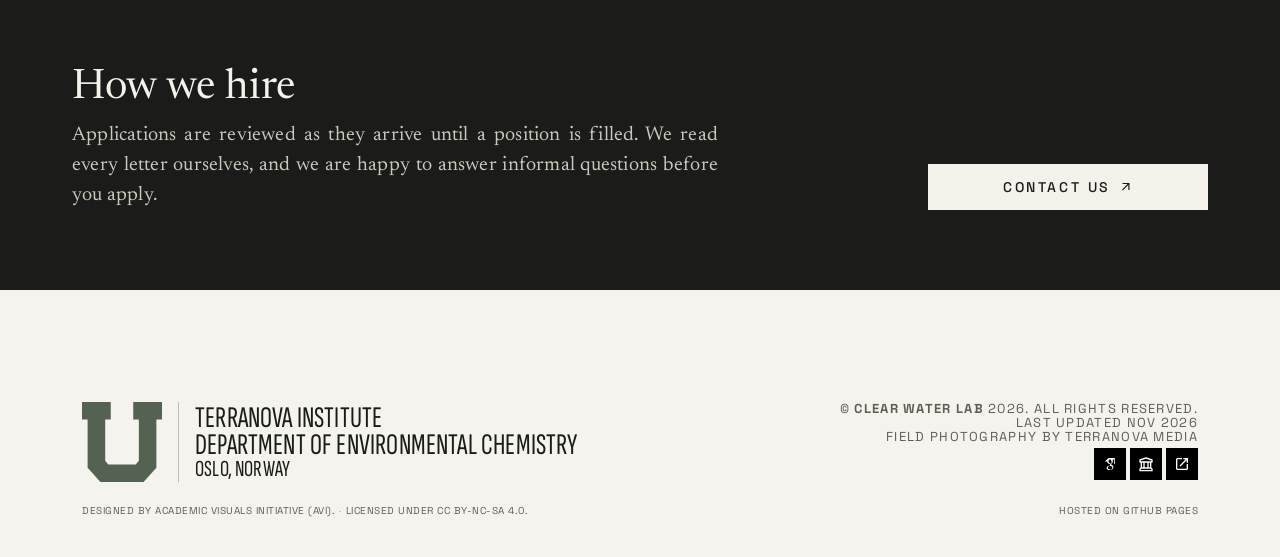
<file: pages/positions.html>
<!DOCTYPE html>
<html lang="en" data-theme="light">
<head>
<meta charset="utf-8" />
<meta name="viewport" content="width=device-width, initial-scale=1" />
  <title></title>
  <link rel="preconnect" href="https://fonts.googleapis.com" />
  <link rel="preconnect" href="https://fonts.gstatic.com" crossorigin />
  <link href="https://fonts.googleapis.com/css2?family=Newsreader:ital,opsz,wght@0,6..72,200..800;1,6..72,200..800&family=Space+Grotesk:wght@300..700&display=swap" rel="stylesheet" />
<link href="https://fonts.googleapis.com/css2?family=Sofia+Sans+Extra+Condensed:wght@400;500&display=swap" rel="stylesheet" />
  <link rel="stylesheet" href="../css/home.css?v=20261030t" />
  <link rel="stylesheet" href="../css/style.css?v=20261030t" />
</head>
<body class="bg-surface text-on-surface font-body-md text-body-md antialiased">
  <header class="fixed top-0 w-full z-50 bg-surface/85 backdrop-blur-xl shadow-[0_1px_8px_rgba(0,0,0,0.04)]">
    <div class="relative z-10 h-20 w-full max-w-[1260px] mx-auto px-margin md:px-margin-tablet lg:px-margin-desktop flex items-center justify-between">

      <!-- Brand -->
      <div class="flex items-center gap-space-md">
        <img class="h-9 w-auto" alt="" data-site-logo style="display:none">
        <a class="flex flex-col" href="../index.html">
          <span class="font-headline-sm text-headline-sm tracking-tight text-on-surface font-bold" id="site-name"></span>
          <span class="font-label-sm text-label-sm uppercase tracking-wider text-secondary" id="site-subtitle"></span>
        </a>
      </div>

      <!-- Back to Home (text + link from data/edit_join_the_lab_section.json -> buttons.back) -->
      <a class="inline-flex items-center justify-center gap-space-xs bg-primary text-on-primary hover:bg-secondary transition-all font-label-md text-label-md uppercase tracking-[0.15em] px-space-lg py-space-sm max-sm:px-0 max-sm:w-9 max-sm:h-9" href="../index.html" id="positions-back">
        <span class="cw-icon cw-icon--arrow-back text-[20px] sm:text-[16px]" aria-hidden="true"></span>
        <span class="hidden sm:inline" id="positions-back-text"></span>
      </a>

    </div>
  </header>

  <main class="pt-20">

    <!-- Editorial hero — drawn from data/edit_join_the_lab_section.json by js/positions.js -->
    <section class="w-full px-margin md:px-margin-tablet lg:px-margin-desktop pt-space-lg" id="positions-hero">
      <noscript>
        <p class="section-message">Enable JavaScript to see this page, or go back to the <a href="../index.html">home page</a>.</p>
      </noscript>
    </section>

    <!-- Status pills (generated from data/edit_join_the_lab_section.json -> statuses) -->
    <section class="w-full px-margin md:px-margin-tablet lg:px-margin-desktop pt-space-lg">
      <div class="max-w-[1260px] mx-auto flex flex-wrap justify-center gap-space-xs" id="filter-bar"></div>
    </section>

    <!-- The roles ledger -->
    <section class="w-full px-margin md:px-margin-tablet lg:px-margin-desktop pt-space-xl">
      <div class="max-w-[1260px] mx-auto">

        <div class="flex items-center gap-space-sm pb-space-sm">
          <span class="font-label-sm text-label-sm uppercase tracking-widest text-secondary" id="positions-label"></span>
          <span class="flex-1 h-px bg-outline-variant"></span>
          <span class="font-label-sm text-label-sm uppercase tracking-widest text-on-surface-variant" id="positions-count"></span>
        </div>

        <div id="positions-list">
          <noscript>
            <p class="section-message">Enable JavaScript to see the positions.</p>
          </noscript>
        </div>

        <!-- Empty state -->
        <div class="hidden py-space-xl text-center" id="empty-state">
          <p class="font-body-md text-body-md text-on-surface-variant">No positions match this filter.</p>
        </div>

      </div>
    </section>

    <!-- Closing note (words from data/edit_join_the_lab_section.json -> note) -->
    <section class="w-full bg-[#1B1C19] pt-16 lg:pt-20 pb-16 lg:pb-20 px-margin md:px-margin-tablet lg:px-margin-desktop" id="positions-note"></section>

  </main>

  <!-- Footer -->
  <footer id="footer"></footer>

  <script src="../js/helpers.js?v=20261105a"></script>
<script src="../js/site.js?v=20261030t"></script>
  <script src="../js/positions.js?v=20261105a"></script>

  <style>
    /* Editorial filter chips: sharp, hairline, uppercase.
       Status pills wear their status colour (inline vars). */
    .filter-btn {
      background: transparent;
      color: #494740;
      border: 1px solid #cac6bd;
      transition: all 0.15s ease;
    }
    .filter-btn:hover {
      border-color: #7a776f;
      color: #1b1c19;
    }
    .filter-btn.filter-btn--status {
      background: var(--status-bg, transparent);
      color: var(--status-fg, #494740);
      border-color: transparent;
    }
    .filter-btn.filter-btn--status:hover {
      background: var(--status-bg, transparent);
      color: var(--status-fg, #494740);
      filter: brightness(0.94);
    }
    .filter-btn.active,
    .filter-btn.filter-btn--status.active,
    .filter-btn.filter-btn--status.active:hover {
      background: #1b1c19;
      color: #fbf9f4;
      border-color: #1b1c19;
      filter: none;
    }
  </style>

  <script src="../js/footer.js?v=20261030t"></script>
</body>
</html>
</file>
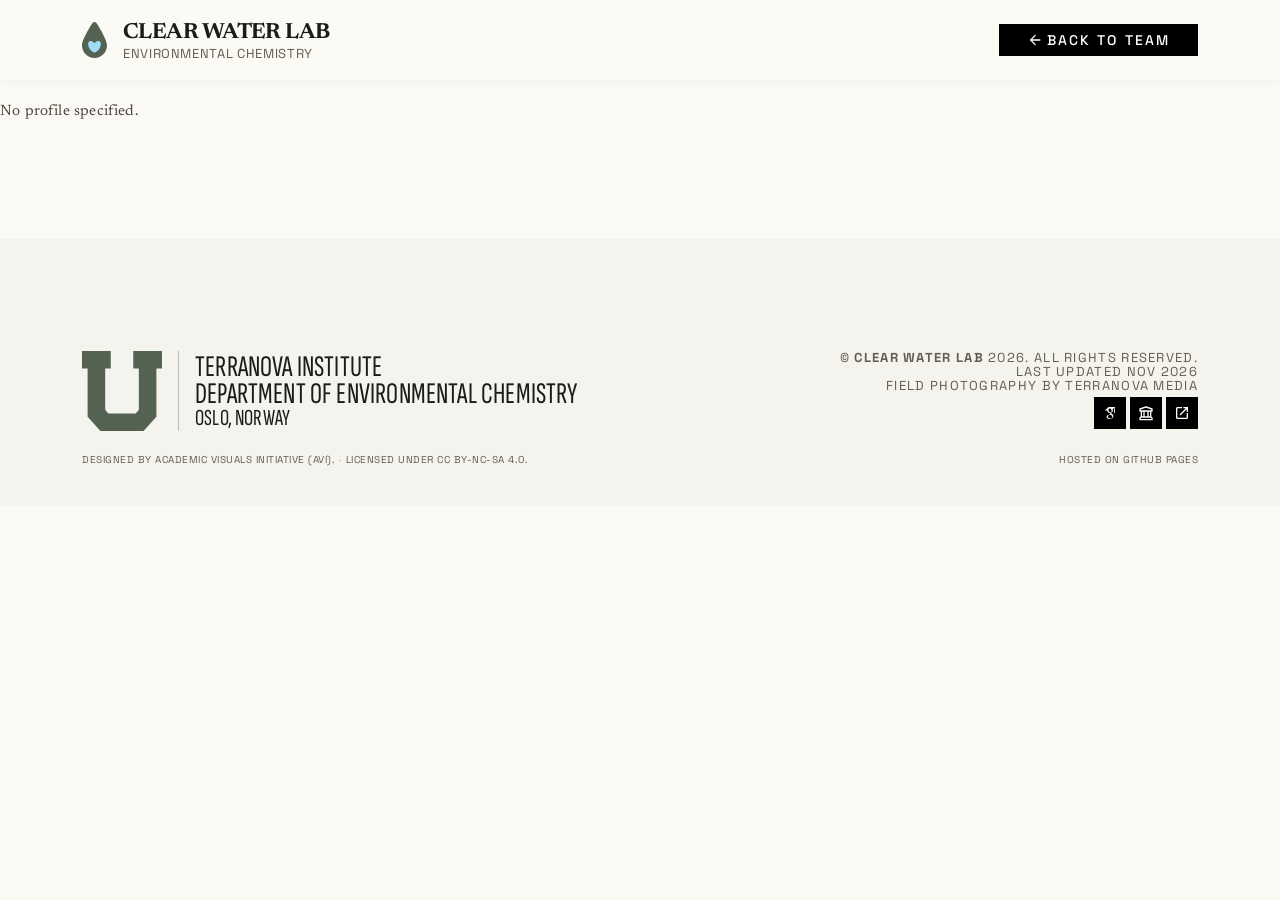
<file: pages/profile.html>
<!DOCTYPE html>
<html lang="en" data-theme="light">
<head>
<meta charset="utf-8" />
<meta name="viewport" content="width=device-width, initial-scale=1" />
  <title></title>
  <link rel="preconnect" href="https://fonts.googleapis.com" />
  <link rel="preconnect" href="https://fonts.gstatic.com" crossorigin />
  <link href="https://fonts.googleapis.com/css2?family=Newsreader:ital,opsz,wght@0,6..72,200..800;1,6..72,200..800&family=Space+Grotesk:wght@300..700&display=swap" rel="stylesheet" />
<link href="https://fonts.googleapis.com/css2?family=Sofia+Sans+Extra+Condensed:wght@400;500&display=swap" rel="stylesheet" />
  <link rel="stylesheet" href="../css/home.css?v=20261030t" />
  <link rel="stylesheet" href="../css/style.css?v=20261030t" />
</head>
<body class="bg-surface text-on-surface font-body-md text-body-md antialiased">
  <header class="fixed top-0 w-full z-50 bg-surface/85 backdrop-blur-xl shadow-[0_1px_8px_rgba(0,0,0,0.04)]">
    <div class="relative z-10 h-20 w-full max-w-[1260px] mx-auto px-margin md:px-margin-tablet lg:px-margin-desktop flex items-center justify-between">

      <!-- Brand -->
      <div class="flex items-center gap-space-md">
        <img class="h-9 w-auto" alt="" data-site-logo style="display:none">
        <a class="flex flex-col" href="../index.html">
          <span class="font-headline-sm text-headline-sm tracking-tight text-on-surface font-bold" id="site-name"></span>
          <span class="font-label-sm text-label-sm uppercase tracking-wider text-secondary" id="site-subtitle"></span>
        </a>
      </div>

      <!-- Back to the team page -->
      <a class="inline-flex items-center justify-center gap-space-xs bg-primary text-on-primary hover:bg-secondary transition-all font-label-md text-label-md uppercase tracking-[0.15em] px-space-lg py-space-sm max-sm:px-0 max-sm:w-9 max-sm:h-9" href="team.html">
        <span class="cw-icon cw-icon--arrow-back text-[20px] sm:text-[16px]" aria-hidden="true"></span>
        <span class="hidden sm:inline">Back to Team</span>
      </a>

    </div>
  </header>

  <main class="pt-20 pb-24">

    <!-- One person's profile: drawn by js/profile.js from
         data/team/profiles/<name>.json on top of the shared element engine
         js/elements.js — the very same deep-page shell a research area
         or a news story opens with (contentPage, §15): the hero band,
         then every content element in file order. One vocabulary, one
         drawing, one layout, so a paragraph or a gallery looks the same
         here as it does anywhere else; only the person differs.
         The mount holds no words — the hero and every element are
         optional. -->
    <div id="profile-content">
      <noscript>
        <p class="section-message px-margin md:px-margin-tablet lg:px-margin-desktop pt-space-xl">Enable JavaScript to view this profile, or meet the whole team on the <a href="team.html">team page</a>.</p>
      </noscript>
    </div>

  </main>

  <!-- Footer -->
  <footer id="footer"></footer>

  <script src="../js/helpers.js?v=20261105a"></script>
<script src="../js/site.js?v=20261030t"></script>
  <script src="../js/elements.js?v=20261104a"></script>
  <script src="../js/profile.js?v=20261030t"></script>
  <script src="../js/footer.js?v=20261030t"></script>
</body>
</html>
</file>
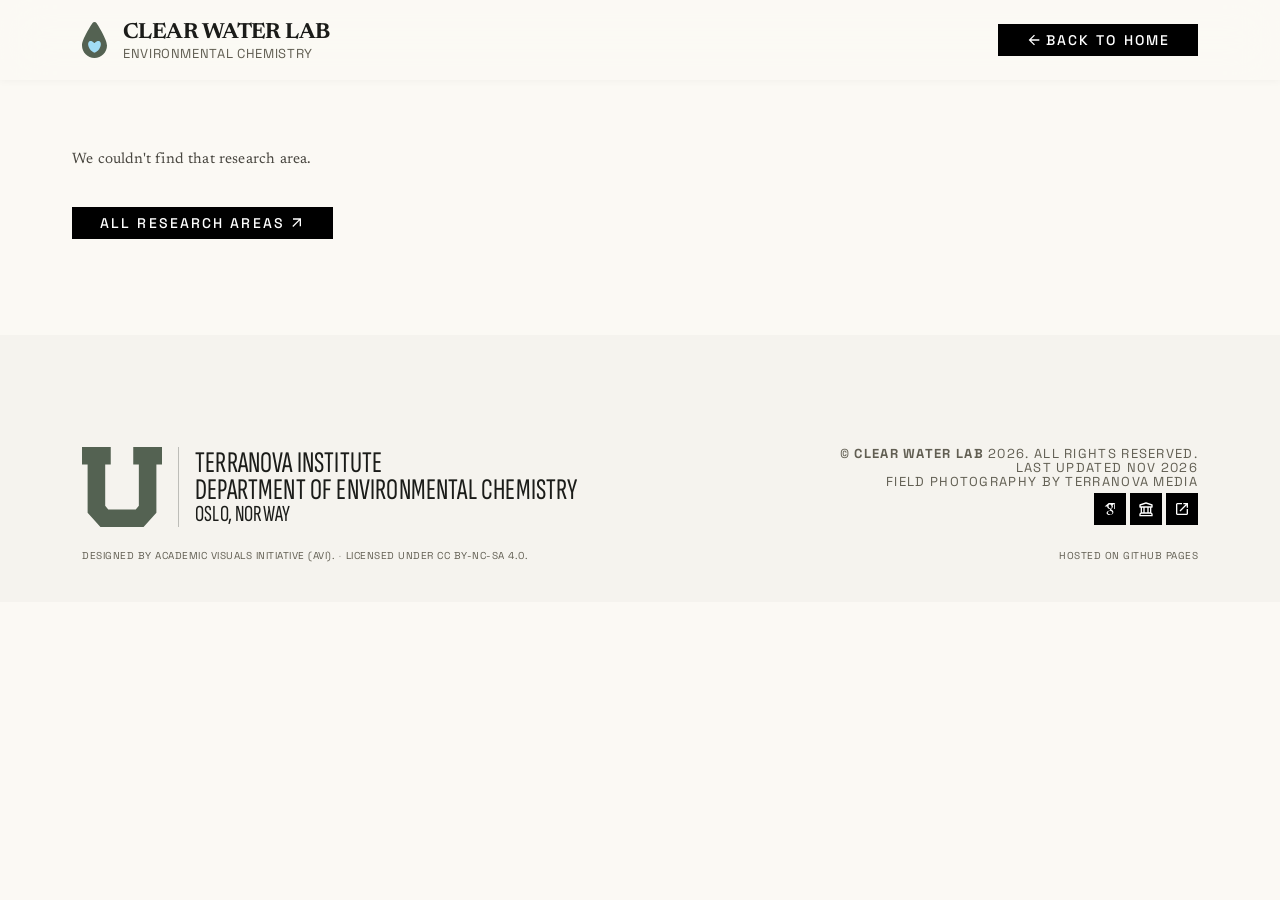
<file: pages/research-area.html>
<!DOCTYPE html>
<html lang="en" data-theme="light">
<head>
<meta charset="utf-8" />
<meta name="viewport" content="width=device-width, initial-scale=1" />
  <title></title>
  <link rel="preconnect" href="https://fonts.googleapis.com" />
  <link rel="preconnect" href="https://fonts.gstatic.com" crossorigin />
  <link href="https://fonts.googleapis.com/css2?family=Newsreader:ital,opsz,wght@0,6..72,200..800;1,6..72,200..800&family=Space+Grotesk:wght@300..700&display=swap" rel="stylesheet" />
<link href="https://fonts.googleapis.com/css2?family=Sofia+Sans+Extra+Condensed:wght@400;500&display=swap" rel="stylesheet" />
  <link rel="stylesheet" href="../css/home.css?v=20261030t" />
  <link rel="stylesheet" href="../css/style.css?v=20261030t" />
  <style>
    /* Slideshow dots under the area plate (sharp squares, T02 tokens) */
    .slide-dot {
      display: block;
      background: #cac6bd;              /* outline-variant */
      transition: background-color 0.2s ease;
    }
    .slide-dot:hover { background: #7a776f; }   /* outline */
    .slide-dot.is-active { background: #1b1c19; } /* on-surface */
  </style>
</head>
<body class="bg-surface text-on-surface font-body-md text-body-md antialiased">
  <header class="fixed top-0 w-full z-50 bg-surface/85 backdrop-blur-xl shadow-[0_1px_8px_rgba(0,0,0,0.04)]">
    <div class="relative z-10 h-20 w-full max-w-[1260px] mx-auto px-margin md:px-margin-tablet lg:px-margin-desktop flex items-center justify-between">

      <!-- Brand -->
      <div class="flex items-center gap-space-md">
        <img class="h-9 w-auto" alt="" data-site-logo style="display:none">
        <a class="flex flex-col" href="../index.html">
          <span class="font-headline-sm text-headline-sm tracking-tight text-on-surface font-bold" id="site-name"></span>
          <span class="font-label-sm text-label-sm uppercase tracking-wider text-secondary" id="site-subtitle"></span>
        </a>
      </div>

      <!-- Back to Home -->
      <a class="inline-flex items-center justify-center gap-space-xs bg-primary text-on-primary hover:bg-secondary transition-all font-label-md text-label-md uppercase tracking-[0.15em] px-space-lg py-space-sm max-sm:px-0 max-sm:w-9 max-sm:h-9" href="../index.html">
        <span class="cw-icon cw-icon--arrow-back text-[20px] sm:text-[16px]" aria-hidden="true"></span>
        <span class="hidden sm:inline">Back to Home</span>
      </a>

    </div>
  </header>

  <main class="pt-20 pb-24">

    <!-- The whole page is drawn by js/areapage.js on top of the
         element engine js/elements.js. One area is chosen by the
         URL: research-area.html?area=soil-microbiome. research.json
         holds the clean list (card fields only, or a stub with just
         the file ID); the deep content (hero words + the paragraph /
         image / gallery / embed media / focus elements) always lives in
         the area's own file data/research/<file_id>.json (see
         VOCABULARY §15). The mount holds no words — every band is
         optional. -->
    <div id="area-content">
      <noscript>
        <p class="section-message px-margin md:px-margin-tablet lg:px-margin-desktop pt-space-xl">Enable JavaScript to view this research area, or browse the <a href="../index.html#research-areas">research areas</a> on the home page.</p>
      </noscript>
    </div>

  </main>

  <!-- Footer -->
  <footer id="footer"></footer>

  <script src="../js/helpers.js?v=20261105a"></script>
<script src="../js/site.js?v=20261030t"></script>
  <script src="../js/elements.js?v=20261104a"></script>
  <script src="../js/areapage.js?v=20261030t"></script>

  <script src="../js/footer.js?v=20261030t"></script>
</body>
</html>
</file>
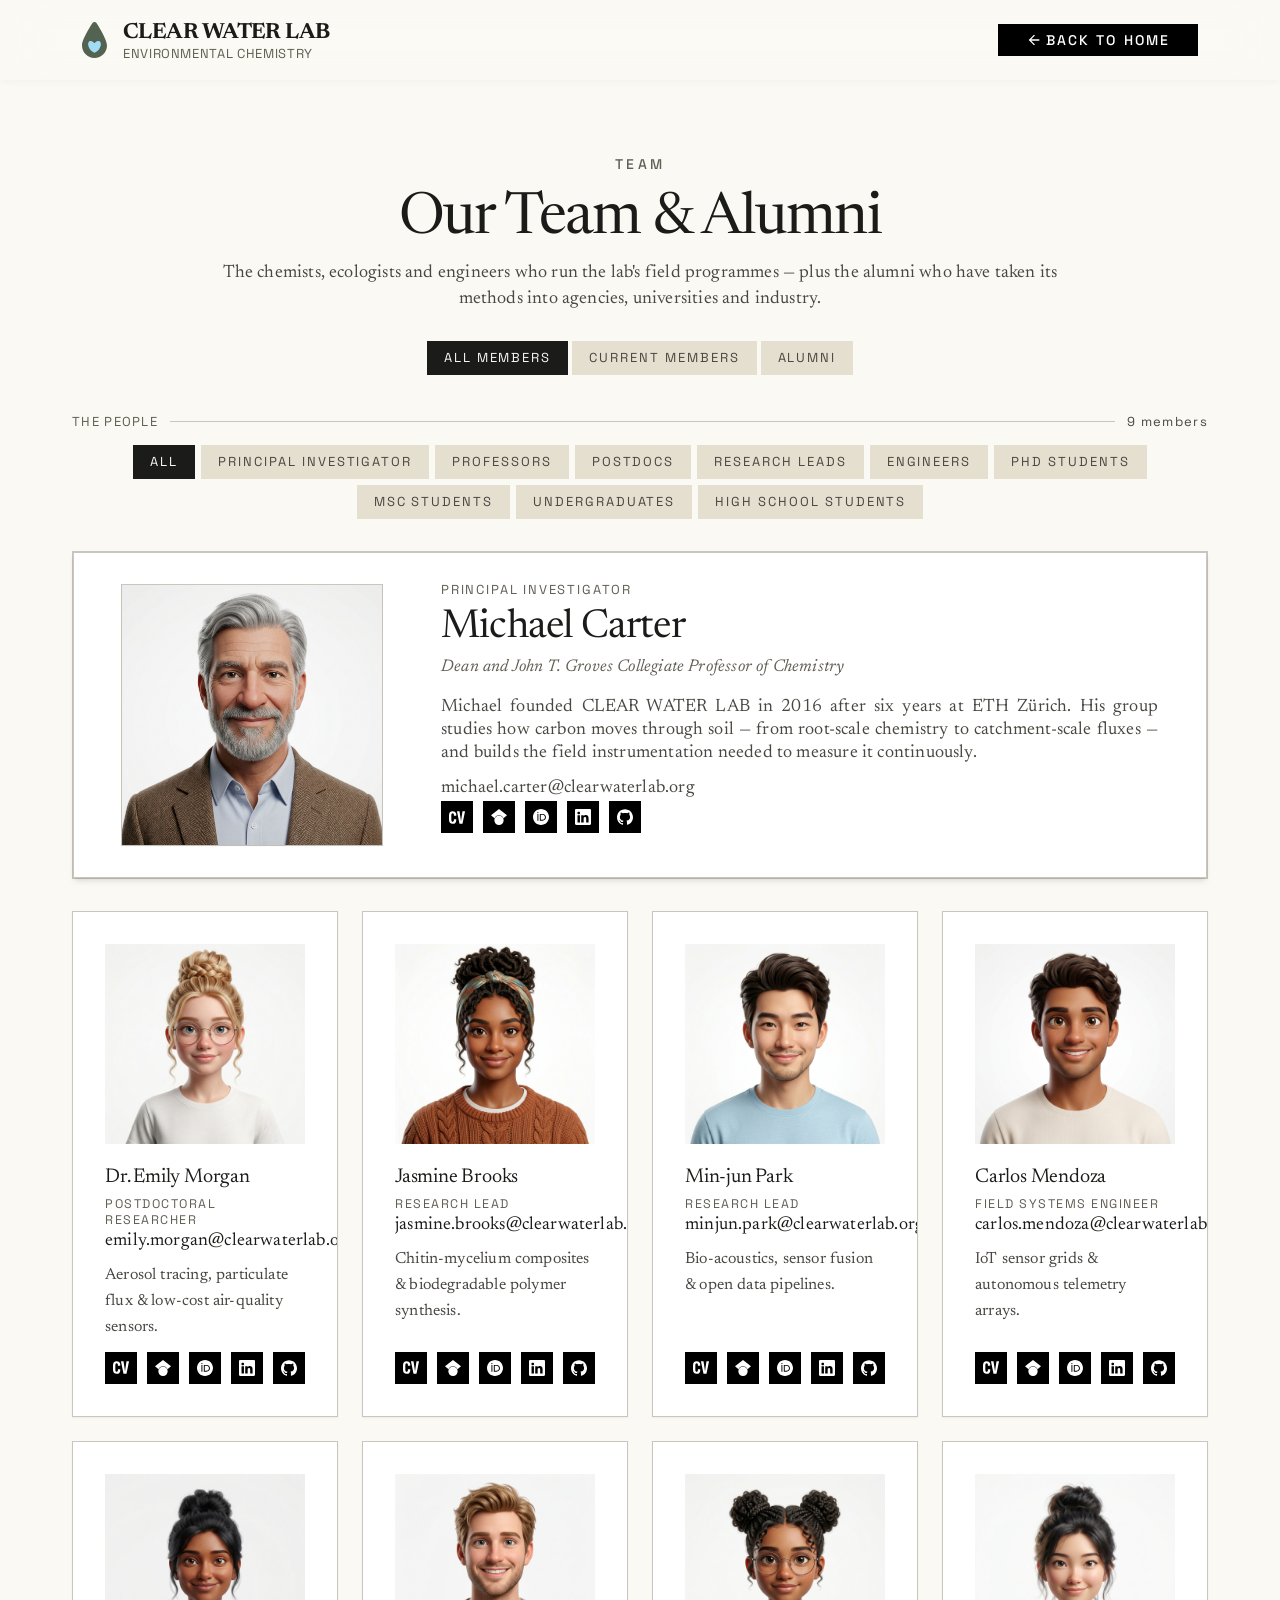
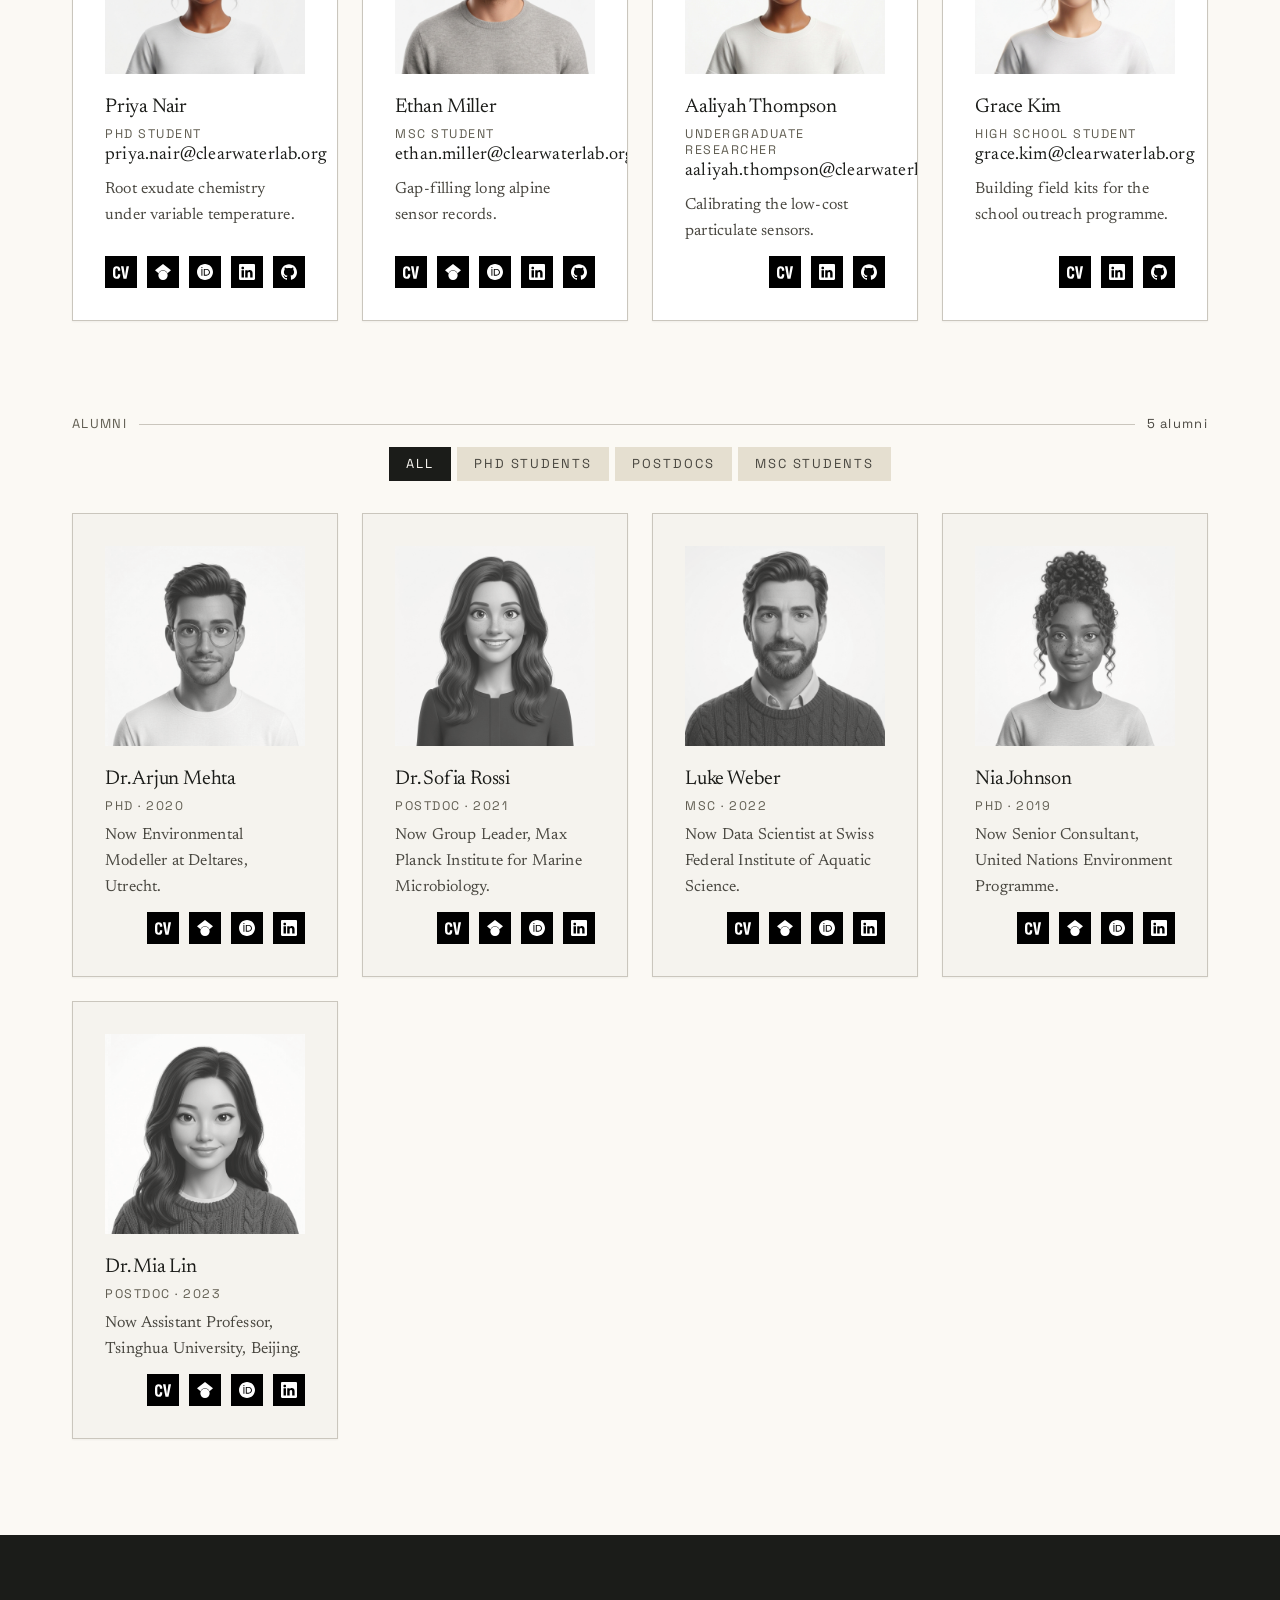
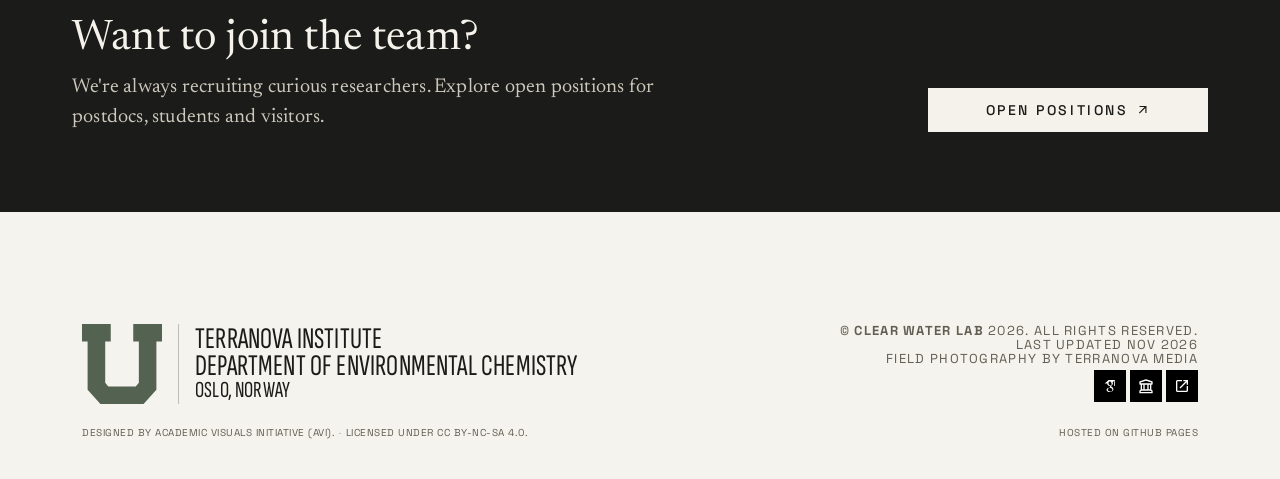
<file: pages/team.html>
<!DOCTYPE html>
<html lang="en" data-theme="light">
<head>
<meta charset="utf-8" />
<meta name="viewport" content="width=device-width, initial-scale=1" />
  <title></title>
  <link rel="preconnect" href="https://fonts.googleapis.com" />
  <link rel="preconnect" href="https://fonts.gstatic.com" crossorigin />
  <link href="https://fonts.googleapis.com/css2?family=Newsreader:ital,opsz,wght@0,6..72,200..800;1,6..72,200..800&amp;family=Space+Grotesk:wght@300..700&amp;display=swap" rel="stylesheet" />
<link href="https://fonts.googleapis.com/css2?family=Sofia+Sans+Extra+Condensed:wght@400;500&display=swap" rel="stylesheet" />
  <link rel="stylesheet" href="../css/home.css?v=20261030t" />
  <link rel="stylesheet" href="../css/custom.css?v=20261030t" />
  <link rel="stylesheet" href="../css/style.css?v=20261030t" />
</head>
<body class="bg-surface text-on-surface font-body-md text-body-md antialiased">
  <header class="fixed top-0 w-full z-50 bg-surface/85 backdrop-blur-xl shadow-[0_1px_8px_rgba(0,0,0,0.04)]">
    <div class="relative z-10 h-20 w-full max-w-[1260px] mx-auto px-margin md:px-margin-tablet lg:px-margin-desktop flex items-center justify-between">

      <!-- Brand -->
      <div class="flex items-center gap-space-md">
        <img class="h-9 w-auto" alt="" data-site-logo style="display:none">
        <a class="flex flex-col" href="../index.html">
          <span class="font-headline-sm text-headline-sm tracking-tight text-on-surface font-bold" id="site-name"></span>
          <span class="font-label-sm text-label-sm uppercase tracking-wider text-secondary" id="site-subtitle"></span>
        </a>
      </div>

      <!-- Back to Home -->
      <a id="team-back" class="inline-flex items-center justify-center gap-space-xs bg-primary text-on-primary hover:bg-secondary transition-all font-label-md text-label-md uppercase tracking-[0.15em] px-space-lg py-space-sm max-sm:px-0 max-sm:w-9 max-sm:h-9" href="../index.html">
        <span class="cw-icon cw-icon--arrow-back text-[20px] sm:text-[16px]" aria-hidden="true"></span>
        <span id="team-back-text" class="hidden sm:inline">Back to Home</span>
      </a>

    </div>
  </header>

  <main class="pt-20">

    <!-- Everything below is drawn from data/edit_team_section.json by js/teampage.js.
         The rows hold mount points only — no words are typed here. -->

    <!-- Page Hero -->
    <section class="w-full px-margin md:px-margin-tablet lg:px-margin-desktop pt-space-lg pb-10">
      <div class="max-w-[1260px] mx-auto pt-space-lg md:pt-space-xl text-center">
        <span id="team-eyebrow" class="block font-label-md text-label-md uppercase tracking-[0.25em] text-secondary mb-space-md"></span>
        <h1 id="team-heading" class="team-intro-heading"></h1>
        <p id="team-text" class="font-body-md text-body-md text-on-surface-variant max-w-[900px] mx-auto mt-space-sm"></p>

        <!-- Filter buttons (All members / Current members / Alumni) -->
        <div class="flex flex-wrap justify-center gap-space-xs mt-space-lg" id="filter-bar"></div>
      </div>
    </section>

    <!-- Current members -->
    <section class="w-full px-margin md:px-margin-tablet lg:px-margin-desktop pb-space-xl" id="current-section">
      <div class="max-w-[1260px] mx-auto pb-space-lg md:pb-space-xl">
        <div class="team-label-row">
          <span class="team-label-row__label" id="current-label"></span>
          <span class="team-label-row__rule"></span>
          <span class="team-label-row__count" id="current-count"></span>
        </div>

        <!-- Role filter pills (All / Postdocs / ...) -->
        <div class="team-role-bar" id="current-role-bar" hidden></div>

        <!-- Featured lab-lead card -->
        <div id="featured-member"></div>

        <div class="team-grid" id="current-list">
          <noscript>
            <p class="section-message">Enable JavaScript to see the team, or go back to the <a href="../index.html">home page</a>.</p>
          </noscript>
        </div>
      </div>
    </section>

    <!-- Alumni -->
    <section class="w-full px-margin md:px-margin-tablet lg:px-margin-desktop pb-space-xl" id="alumni-section">
      <div class="max-w-[1260px] mx-auto pb-space-lg md:pb-space-xl">
        <div class="team-label-row">
          <span class="team-label-row__label" id="alumni-label"></span>
          <span class="team-label-row__rule"></span>
          <span class="team-label-row__count" id="alumni-count"></span>
        </div>

        <!-- Role filter pills (All / PhD / MSc / ...) -->
        <div class="team-role-bar" id="alumni-role-bar" hidden></div>

        <div class="team-grid" id="alumni-list"></div>

        <!-- Empty state -->
        <div class="hidden text-center py-space-xl" id="empty-state">
          <span class="cw-icon cw-icon--groups text-[48px] text-on-surface-variant" aria-hidden="true"></span>
          <p class="font-body-md text-body-md text-on-surface-variant mt-space-sm">No members match this filter.</p>
        </div>
      </div>
    </section>

    <!-- Closing CTA -->
    <section class="w-full bg-[#1B1C19] pt-16 lg:pt-20 pb-16 lg:pb-20 px-margin md:px-margin-tablet lg:px-margin-desktop" id="team-cta"></section>

  </main>

  <!-- Footer -->
  <footer id="footer"></footer>


  <!-- The filter pills are styled in ../css/style.css (.filter-btn), so
       the member and role filters match the labs page's kind pills. -->

  <script src="../js/helpers.js?v=20261105a"></script>
<script src="../js/site.js?v=20261030t"></script>
  <script src="../js/teampage.js?v=20261030t"></script>

  <script src="../js/footer.js?v=20261030t"></script>
</body>
</html>
</file>
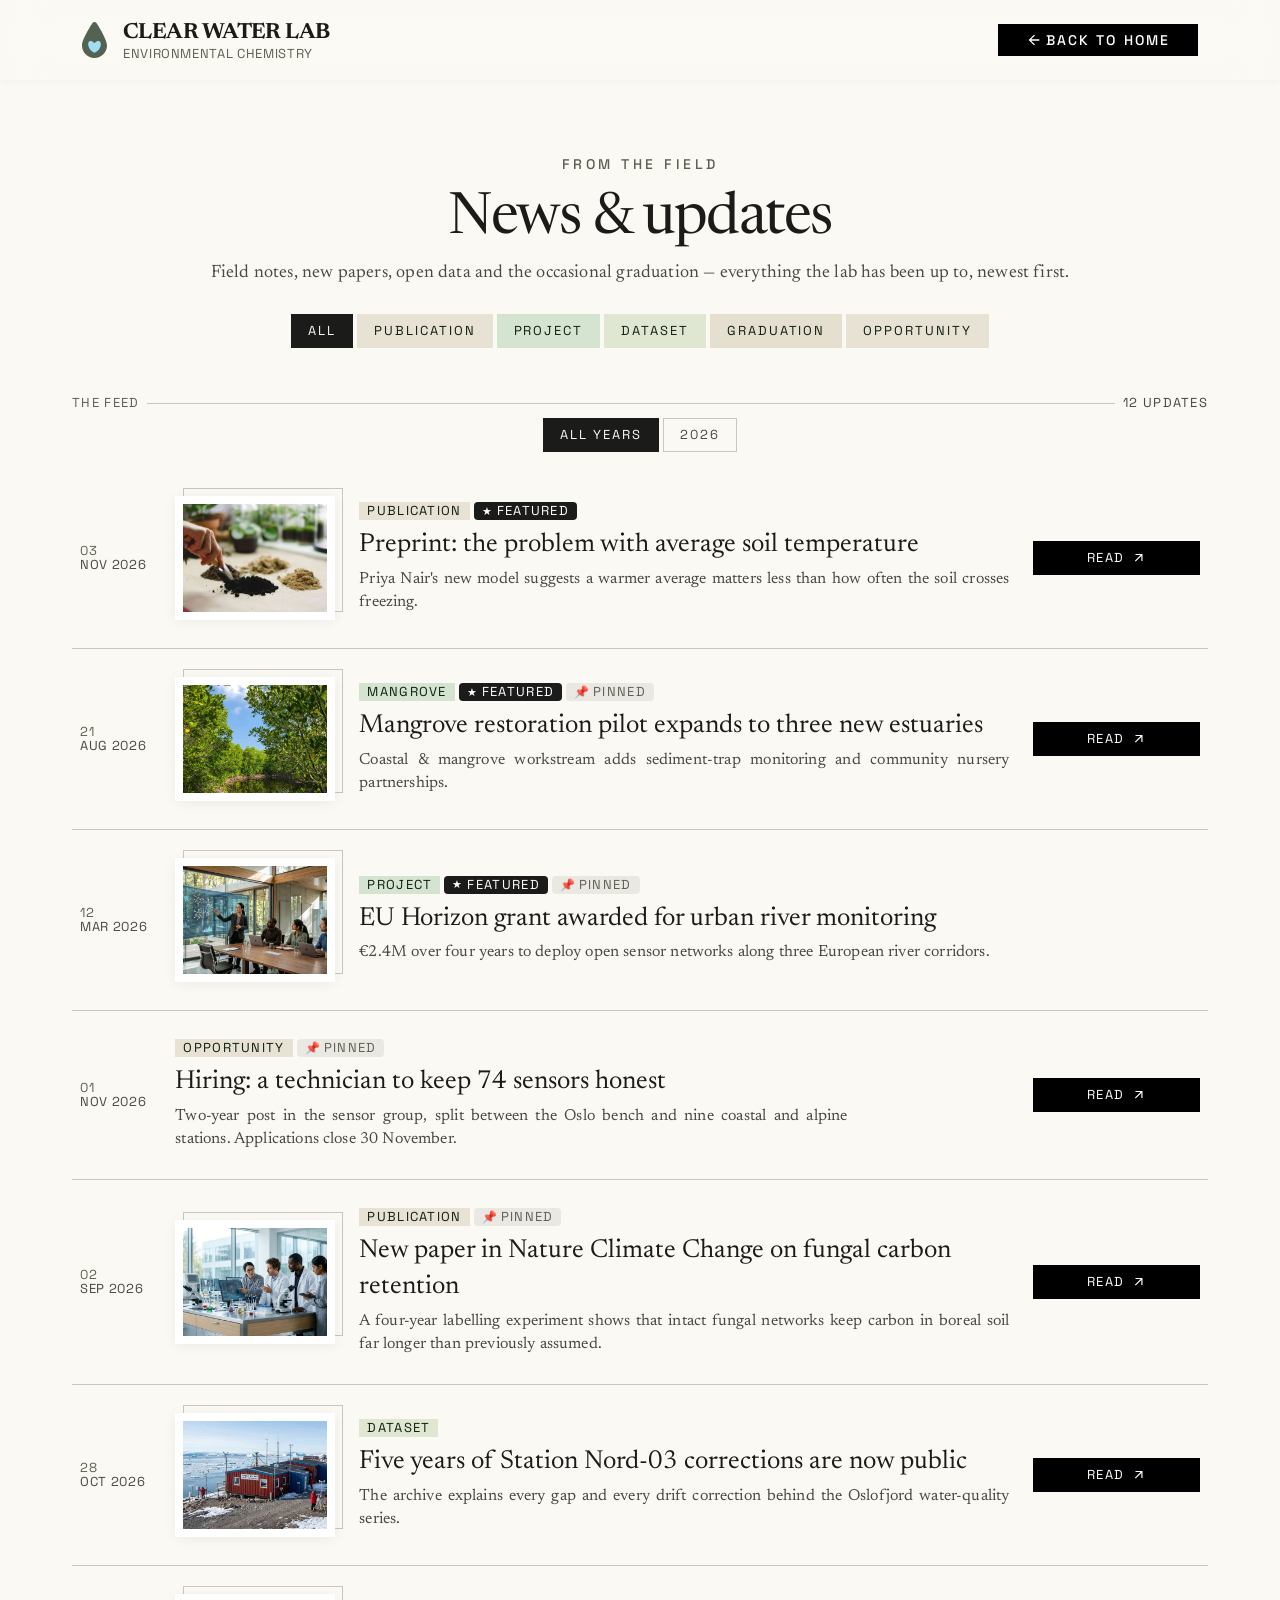
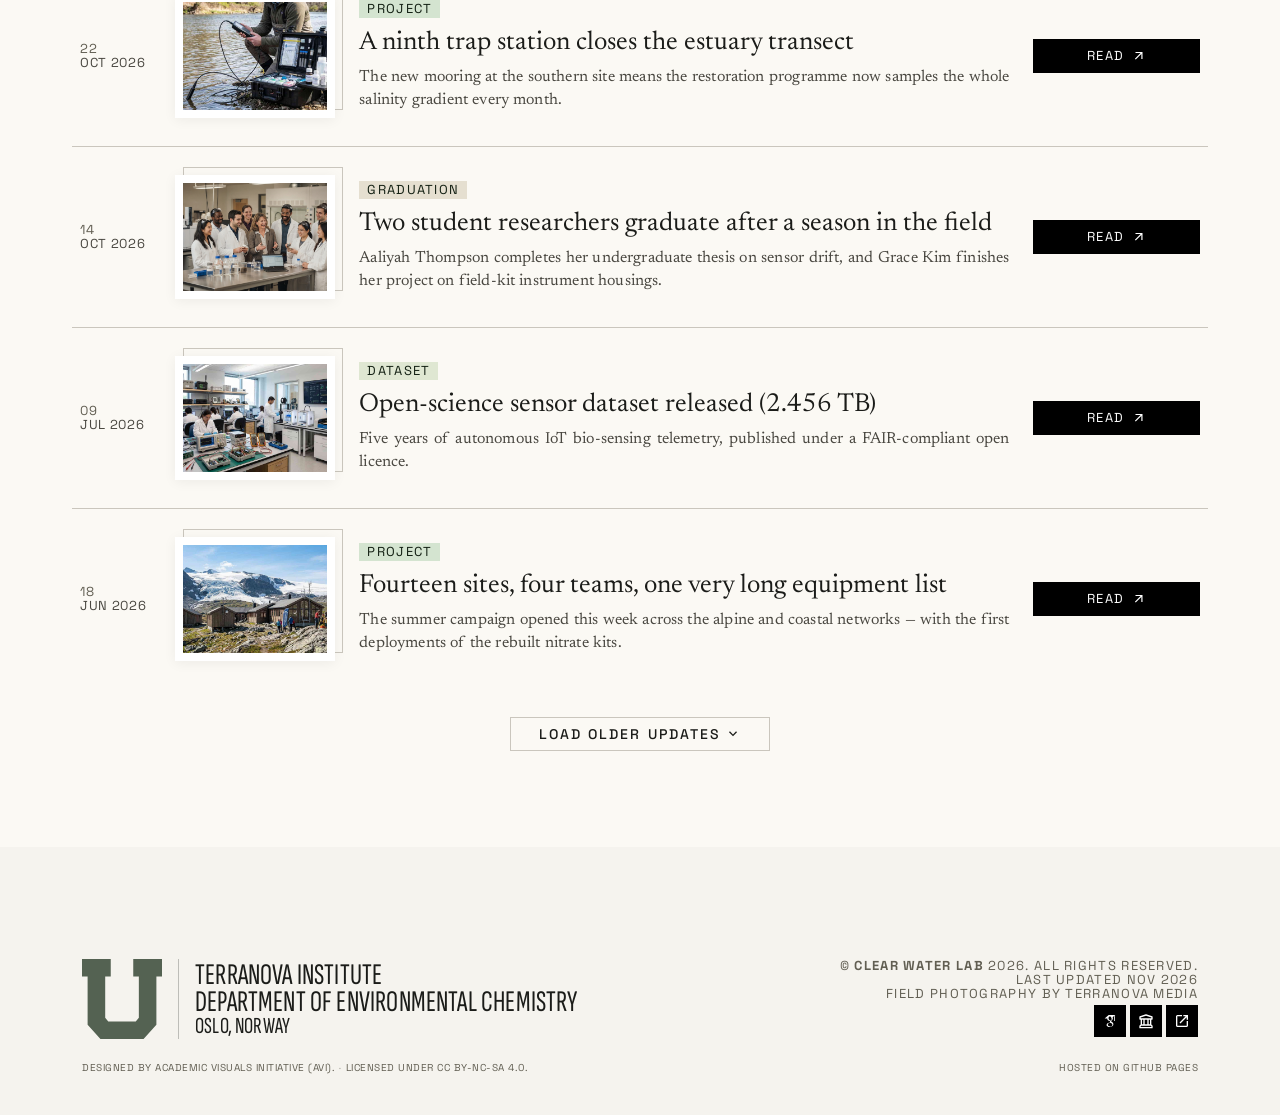
<file: pages/updates.html>
<!DOCTYPE html>
<html lang="en" data-theme="light">
<head>
<meta charset="utf-8" />
<meta name="viewport" content="width=device-width, initial-scale=1" />
  <title></title>
  <link rel="preconnect" href="https://fonts.googleapis.com" />
  <link rel="preconnect" href="https://fonts.gstatic.com" crossorigin />
  <link href="https://fonts.googleapis.com/css2?family=Newsreader:ital,opsz,wght@0,6..72,200..800;1,6..72,200..800&amp;family=Space+Grotesk:wght@300..700&amp;display=swap" rel="stylesheet" />
<link href="https://fonts.googleapis.com/css2?family=Sofia+Sans+Extra+Condensed:wght@400;500&display=swap" rel="stylesheet" />
  <link rel="stylesheet" href="../css/home.css?v=20261030t" />
  <link rel="stylesheet" href="../css/style.css?v=20261030t" />
</head>
<body class="bg-surface text-on-surface font-body-md text-body-md antialiased">
  <header class="fixed top-0 w-full z-50 bg-surface/85 backdrop-blur-xl shadow-[0_1px_8px_rgba(0,0,0,0.04)]">
    <div class="relative z-10 h-20 w-full max-w-[1260px] mx-auto px-margin md:px-margin-tablet lg:px-margin-desktop flex items-center justify-between">

      <!-- Brand -->
      <div class="flex items-center gap-space-md">
        <img class="h-9 w-auto" alt="" data-site-logo style="display:none">
        <a class="flex flex-col" href="../index.html">
          <span class="font-headline-sm text-headline-sm tracking-tight text-on-surface font-bold" id="site-name"></span>
          <span class="font-label-sm text-label-sm uppercase tracking-wider text-secondary" id="site-subtitle"></span>
        </a>
      </div>

      <!-- Back to Home (text + link from data/edit_news_and_updates_section.json -> buttons.back) -->
      <a class="inline-flex items-center justify-center gap-space-xs bg-primary text-on-primary hover:bg-secondary transition-all font-label-md text-label-md uppercase tracking-[0.15em] px-space-lg py-space-sm max-sm:px-0 max-sm:w-9 max-sm:h-9" href="../index.html" id="updates-back">
        <span class="cw-icon cw-icon--arrow-back text-[20px] sm:text-[16px]" aria-hidden="true"></span>
        <span class="hidden sm:inline" id="updates-back-text"></span>
      </a>

    </div>
  </header>

  <main class="pt-20 pb-24">

    <!-- Editorial hero — drawn from data/edit_news_and_updates_section.json by js/updates.js -->
    <section class="w-full px-margin md:px-margin-tablet lg:px-margin-desktop pt-space-lg" id="updates-hero">
      <noscript>
        <p class="section-message">Enable JavaScript to see this page, or go back to the <a href="../index.html">home page</a>.</p>
      </noscript>
    </section>

    <!-- Category pills (generated from data/edit_news_and_updates_section.json -> categories) -->
    <section class="w-full px-margin md:px-margin-tablet lg:px-margin-desktop pt-space-lg">
      <div class="max-w-[1260px] mx-auto flex flex-wrap justify-center gap-space-xs" id="filter-bar"></div>
    </section>

    <!-- The feed -->
    <section class="w-full px-margin md:px-margin-tablet lg:px-margin-desktop pt-space-xl">
      <div class="max-w-[1260px] mx-auto">

        <div class="flex items-center gap-space-sm pb-space-sm">
          <span class="font-label-sm text-label-sm uppercase tracking-widest text-secondary" id="updates-label"></span>
          <span class="flex-1 h-px bg-outline-variant"></span>
          <span class="font-label-sm text-label-sm uppercase tracking-widest text-on-surface-variant" id="updates-count"></span>
        </div>

        <!-- Year pills (generated from the item dates) -->
        <div class="flex flex-wrap justify-center gap-space-xs pb-space-md" id="year-bar"></div>

        <div id="updates-list">
          <noscript>
            <p class="section-message">Enable JavaScript to see the updates.</p>
          </noscript>
        </div>

        <!-- Load older (the list shows 10 items at a time) -->
        <div class="hidden pt-space-lg text-center" id="updates-more">
          <button class="inline-flex items-center justify-center gap-space-xs px-space-lg py-space-sm border border-outline-variant bg-surface text-on-surface hover:bg-surface-container-low transition-all font-label-md text-label-md uppercase tracking-[0.15em]" id="load-more">
            <span id="updates-more-text"></span>
            <span class="cw-icon cw-icon--expand-more text-[16px]" aria-hidden="true"></span>
          </button>
        </div>

        <!-- Empty state -->
        <div class="hidden py-space-xl text-center" id="empty-state">
          <p class="font-body-md text-body-md text-on-surface-variant">No updates match this filter.</p>
        </div>

      </div>
    </section>

  </main>

  <!-- Footer -->
  <footer id="footer"></footer>

  <script src="../js/helpers.js?v=20261105a"></script>
<script src="../js/site.js?v=20261030t"></script>
  <script src="../js/updates.js?v=20261105b"></script>

  <style>
    /* Editorial filter chips: sharp, hairline, uppercase.
       Category pills wear their category's colour (inline vars). */
    .filter-btn {
      background: transparent;
      color: #494740;
      border: 1px solid #cac6bd;
      transition: all 0.15s ease;
    }
    .filter-btn:hover {
      border-color: #7a776f;
      color: #1b1c19;
    }
    .filter-btn.filter-btn--category {
      background: var(--cat-bg, transparent);
      color: var(--cat-fg, #494740);
      border-color: transparent;
    }
    .filter-btn.filter-btn--category:hover {
      background: var(--cat-bg, transparent);
      color: var(--cat-fg, #494740);
      filter: brightness(0.94);
    }
    .filter-btn.active,
    .filter-btn.filter-btn--category.active,
    .filter-btn.filter-btn--category.active:hover {
      background: #1b1c19;
      color: #fbf9f4;
      border-color: #1b1c19;
      filter: none;
    }
  </style>

  <script src="../js/footer.js?v=20261030t"></script>
</body>
</html>
</file>
<file: css/home.css>
*,:after,:before{--tw-border-spacing-x:0;--tw-border-spacing-y:0;--tw-translate-x:0;--tw-translate-y:0;--tw-rotate:0;--tw-skew-x:0;--tw-skew-y:0;--tw-scale-x:1;--tw-scale-y:1;--tw-pan-x: ;--tw-pan-y: ;--tw-pinch-zoom: ;--tw-scroll-snap-strictness:proximity;--tw-gradient-from-position: ;--tw-gradient-via-position: ;--tw-gradient-to-position: ;--tw-ordinal: ;--tw-slashed-zero: ;--tw-numeric-figure: ;--tw-numeric-spacing: ;--tw-numeric-fraction: ;--tw-ring-inset: ;--tw-ring-offset-width:0px;--tw-ring-offset-color:#fff;--tw-ring-color:rgba(59,130,246,.5);--tw-ring-offset-shadow:0 0 #0000;--tw-ring-shadow:0 0 #0000;--tw-shadow:0 0 #0000;--tw-shadow-colored:0 0 #0000;--tw-blur: ;--tw-brightness: ;--tw-contrast: ;--tw-grayscale: ;--tw-hue-rotate: ;--tw-invert: ;--tw-saturate: ;--tw-sepia: ;--tw-drop-shadow: ;--tw-backdrop-blur: ;--tw-backdrop-brightness: ;--tw-backdrop-contrast: ;--tw-backdrop-grayscale: ;--tw-backdrop-hue-rotate: ;--tw-backdrop-invert: ;--tw-backdrop-opacity: ;--tw-backdrop-saturate: ;--tw-backdrop-sepia: ;--tw-contain-size: ;--tw-contain-layout: ;--tw-contain-paint: ;--tw-contain-style: }::backdrop{--tw-border-spacing-x:0;--tw-border-spacing-y:0;--tw-translate-x:0;--tw-translate-y:0;--tw-rotate:0;--tw-skew-x:0;--tw-skew-y:0;--tw-scale-x:1;--tw-scale-y:1;--tw-pan-x: ;--tw-pan-y: ;--tw-pinch-zoom: ;--tw-scroll-snap-strictness:proximity;--tw-gradient-from-position: ;--tw-gradient-via-position: ;--tw-gradient-to-position: ;--tw-ordinal: ;--tw-slashed-zero: ;--tw-numeric-figure: ;--tw-numeric-spacing: ;--tw-numeric-fraction: ;--tw-ring-inset: ;--tw-ring-offset-width:0px;--tw-ring-offset-color:#fff;--tw-ring-color:rgba(59,130,246,.5);--tw-ring-offset-shadow:0 0 #0000;--tw-ring-shadow:0 0 #0000;--tw-shadow:0 0 #0000;--tw-shadow-colored:0 0 #0000;--tw-blur: ;--tw-brightness: ;--tw-contrast: ;--tw-grayscale: ;--tw-hue-rotate: ;--tw-invert: ;--tw-saturate: ;--tw-sepia: ;--tw-drop-shadow: ;--tw-backdrop-blur: ;--tw-backdrop-brightness: ;--tw-backdrop-contrast: ;--tw-backdrop-grayscale: ;--tw-backdrop-hue-rotate: ;--tw-backdrop-invert: ;--tw-backdrop-opacity: ;--tw-backdrop-saturate: ;--tw-backdrop-sepia: ;--tw-contain-size: ;--tw-contain-layout: ;--tw-contain-paint: ;--tw-contain-style: }/*! tailwindcss v3.4.17 | MIT License | https://tailwindcss.com*/*,:after,:before{box-sizing:border-box;border:0 solid #e5e7eb}:after,:before{--tw-content:""}:host,html{line-height:1.5;-webkit-text-size-adjust:100%;-moz-tab-size:4;-o-tab-size:4;tab-size:4;font-family:ui-sans-serif,system-ui,sans-serif,Apple Color Emoji,Segoe UI Emoji,Segoe UI Symbol,Noto Color Emoji;font-feature-settings:normal;font-variation-settings:normal;-webkit-tap-highlight-color:transparent}body{margin:0;line-height:inherit}hr{height:0;color:inherit;border-top-width:1px}abbr:where([title]){-webkit-text-decoration:underline dotted;text-decoration:underline dotted}h1,h2,h3,h4,h5,h6{font-size:inherit;font-weight:inherit}a{color:inherit;text-decoration:inherit}b,strong{font-weight:bolder}code,kbd,pre,samp{font-family:ui-monospace,SFMono-Regular,Menlo,Monaco,Consolas,Liberation Mono,Courier New,monospace;font-feature-settings:normal;font-variation-settings:normal;font-size:1em}small{font-size:80%}sub,sup{font-size:75%;line-height:0;position:relative;vertical-align:baseline}sub{bottom:-.25em}sup{top:-.5em}table{text-indent:0;border-color:inherit;border-collapse:collapse}button,input,optgroup,select,textarea{font-family:inherit;font-feature-settings:inherit;font-variation-settings:inherit;font-size:100%;font-weight:inherit;line-height:inherit;letter-spacing:inherit;color:inherit;margin:0;padding:0}button,select{text-transform:none}button,input:where([type=button]),input:where([type=reset]),input:where([type=submit]){-webkit-appearance:button;background-color:transparent;background-image:none}:-moz-focusring{outline:auto}:-moz-ui-invalid{box-shadow:none}progress{vertical-align:baseline}::-webkit-inner-spin-button,::-webkit-outer-spin-button{height:auto}[type=search]{-webkit-appearance:textfield;outline-offset:-2px}::-webkit-search-decoration{-webkit-appearance:none}::-webkit-file-upload-button{-webkit-appearance:button;font:inherit}summary{display:list-item}blockquote,dd,dl,figure,h1,h2,h3,h4,h5,h6,hr,p,pre{margin:0}fieldset{margin:0}fieldset,legend{padding:0}menu,ol,ul{list-style:none;margin:0;padding:0}dialog{padding:0}textarea{resize:vertical}input::-moz-placeholder,textarea::-moz-placeholder{opacity:1;color:#9ca3af}input::placeholder,textarea::placeholder{opacity:1;color:#9ca3af}[role=button],button{cursor:pointer}:disabled{cursor:default}audio,canvas,embed,iframe,img,object,svg,video{display:block;vertical-align:middle}img,video{max-width:100%;height:auto}[hidden]:where(:not([hidden=until-found])){display:none}body,html{margin:0;padding:0}body{overscroll-behavior:none}main>:first-child{margin-top:0!important}main>:last-child{margin-bottom:0!important}.container{width:100%}@media (min-width:640px){.container{max-width:640px}}@media (min-width:768px){.container{max-width:768px}}@media (min-width:1024px){.container{max-width:1024px}}@media (min-width:1280px){.container{max-width:1280px}}@media (min-width:1536px){.container{max-width:1536px}}.pointer-events-none{pointer-events:none}.visible{visibility:visible}.static{position:static}.fixed{position:fixed}.absolute{position:absolute}.relative{position:relative}.inset-0{inset:0}.-bottom-5{bottom:-1.25rem}.-bottom-6{bottom:-1.5rem}.-left-5{left:-1.25rem}.-left-6{left:-1.5rem}.-right-2{right:-.5rem}.-right-4{right:-1rem}.-right-5{right:-1.25rem}.-top-2{top:-.5rem}.-top-4{top:-1rem}.bottom-0{bottom:0}.left-0{left:0}.left-2{left:.5rem}.left-3{left:.75rem}.left-5{left:1.25rem}.right-0{right:0}.right-2{right:.5rem}.right-3{right:.75rem}.right-5{right:1.25rem}.top-0{top:0}.top-1\/2{top:50%}.top-3{top:.75rem}.top-4{top:1rem}.z-0{z-index:0}.z-10{z-index:10}.z-40{z-index:40}.z-50{z-index:50}.z-\[9999\]{z-index:9999}.order-1{order:1}.order-2{order:2}.order-first{order:-9999}.m-3{margin:.75rem}.mx-auto{margin-left:auto;margin-right:auto}.mx-space-xs{margin-left:.25rem;margin-right:.25rem}.my-space-md{margin-top:1rem;margin-bottom:1rem}.-mt-1{margin-top:-.25rem}.mb-1{margin-bottom:.25rem}.mb-10{margin-bottom:2.5rem}.mb-12{margin-bottom:3rem}.mb-16{margin-bottom:4rem}.mb-2{margin-bottom:.5rem}.mb-20{margin-bottom:5rem}.mb-3{margin-bottom:.75rem}.mb-4{margin-bottom:1rem}.mb-6{margin-bottom:1.5rem}.mb-8{margin-bottom:2rem}.mb-gutter{margin-bottom:1.5rem}.mb-space-lg{margin-bottom:1.75rem}.mb-space-md{margin-bottom:1rem}.ml-auto{margin-left:auto}.mr-auto{margin-right:auto}.mt-0\.5{margin-top:.125rem}.mt-1{margin-top:.25rem}.mt-12{margin-top:3rem}.mt-2{margin-top:.5rem}.mt-3{margin-top:.75rem}.mt-4{margin-top:1rem}.mt-8{margin-top:2rem}.mt-\[3px\]{margin-top:3px}.mt-\[4px\]{margin-top:4px}.mt-space-lg{margin-top:1.75rem}.mt-space-md{margin-top:1rem}.mt-space-sm{margin-top:.5rem}.mt-space-xl{margin-top:3rem}.mt-space-xs{margin-top:.25rem}.block{display:block}.inline-block{display:inline-block}.inline{display:inline}.flex{display:flex}.inline-flex{display:inline-flex}.table{display:table}.\!grid{display:grid!important}.grid{display:grid}.inline-grid{display:inline-grid}.hidden{display:none}.aspect-\[16\/10\]{aspect-ratio:16/10}.aspect-\[16\/9\]{aspect-ratio:16/9}.aspect-\[3\/2\]{aspect-ratio:3/2}.aspect-\[3\/4\]{aspect-ratio:3/4}.aspect-\[4\/3\]{aspect-ratio:4/3}.aspect-\[4\/5\]{aspect-ratio:4/5}.aspect-\[9\/16\]{aspect-ratio:9/16}.aspect-square{aspect-ratio:1/1}.aspect-video{aspect-ratio:16/9}.h-1\.5{height:.375rem}.h-1\/2{height:50%}.h-11{height:2.75rem}.h-12{height:3rem}.h-14{height:3.5rem}.h-16{height:4rem}.h-2{height:.5rem}.h-2\.5{height:.625rem}.h-20{height:5rem}.h-3{height:.75rem}.h-36{height:9rem}.h-4{height:1rem}.h-8{height:2rem}.h-9{height:2.25rem}.h-auto{height:auto}.h-full{height:100%}.h-px{height:1px}.max-h-\[78vh\]{max-height:78vh}.max-h-full{max-height:100%}.min-h-\[34px\]{min-height:34px}.min-h-\[calc\(100vh-20rem\)\]{min-height:calc(100vh - 20rem)}.min-h-screen{min-height:100vh}.w-1\.5{width:.375rem}.w-11{width:2.75rem}.w-12{width:3rem}.w-16{width:4rem}.w-2{width:.5rem}.w-2\.5{width:.625rem}.w-2\/3{width:66.666667%}.w-28{width:7rem}.w-32{width:8rem}.w-4{width:1rem}.w-8{width:2rem}.w-9{width:2.25rem}.w-\[160px\]{width:160px}.w-\[280px\]{width:280px}.w-auto{width:auto}.w-full{width:100%}.w-px{width:1px}.min-w-0{min-width:0}.max-w-2xl{max-width:42rem}.max-w-\[1000px\]{max-width:1000px}.max-w-\[1040px\]{max-width:1040px}.max-w-\[1260px\]{max-width:1260px}.max-w-\[220px\]{max-width:220px}.max-w-\[440px\]{max-width:440px}.max-w-\[45\%\]{max-width:45%}.max-w-\[46ch\]{max-width:46ch}.max-w-\[480px\]{max-width:480px}.max-w-\[58ch\]{max-width:58ch}.max-w-\[62ch\]{max-width:62ch}.max-w-\[720px\]{max-width:720px}.max-w-\[900px\]{max-width:900px}.max-w-\[92vw\]{max-width:92vw}.max-w-full{max-width:100%}.max-w-md{max-width:28rem}.max-w-xl{max-width:36rem}.flex-1{flex:1 1 0%}.shrink-0{flex-shrink:0}.flex-grow,.grow{flex-grow:1}.basis-full{flex-basis:100%}.border-collapse{border-collapse:collapse}.-translate-y-1\/2{--tw-translate-y:-50%;transform:translate(var(--tw-translate-x),var(--tw-translate-y)) rotate(var(--tw-rotate)) skewX(var(--tw-skew-x)) skewY(var(--tw-skew-y)) scaleX(var(--tw-scale-x)) scaleY(var(--tw-scale-y))}@keyframes pulse{50%{opacity:.5}}.animate-pulse{animation:pulse 2s cubic-bezier(.4,0,.6,1) infinite}.cursor-pointer{cursor:pointer}.cursor-zoom-in{cursor:zoom-in}.cursor-zoom-out{cursor:zoom-out}.resize-none{resize:none}.list-decimal{list-style-type:decimal}.list-disc{list-style-type:disc}.columns-1{-moz-columns:1;column-count:1}.break-inside-avoid{-moz-column-break-inside:avoid;break-inside:avoid}.grid-cols-1{grid-template-columns:repeat(1,minmax(0,1fr))}.grid-cols-\[2\.5rem_minmax\(0\2c 1fr\)\]{grid-template-columns:2.5rem minmax(0,1fr)}.flex-row-reverse{flex-direction:row-reverse}.flex-col{flex-direction:column}.flex-wrap{flex-wrap:wrap}.items-start{align-items:flex-start}.items-end{align-items:flex-end}.items-center{align-items:center}.items-baseline{align-items:baseline}.items-stretch{align-items:stretch}.justify-start{justify-content:flex-start}.justify-end{justify-content:flex-end}.justify-center{justify-content:center}.justify-between{justify-content:space-between}.gap-1{gap:.25rem}.gap-1\.5{gap:.375rem}.gap-2{gap:.5rem}.gap-3{gap:.75rem}.gap-4{gap:1rem}.gap-6{gap:1.5rem}.gap-8{gap:2rem}.gap-gutter{gap:1.5rem}.gap-gutter-desktop{gap:2.5rem}.gap-space-lg{gap:1.75rem}.gap-space-md{gap:1rem}.gap-space-sm{gap:.5rem}.gap-space-xl{gap:3rem}.gap-space-xs{gap:.25rem}.gap-x-4{-moz-column-gap:1rem;column-gap:1rem}.gap-x-6{-moz-column-gap:1.5rem;column-gap:1.5rem}.gap-x-space-md{-moz-column-gap:1rem;column-gap:1rem}.gap-y-6{row-gap:1.5rem}.space-y-3>:not([hidden])~:not([hidden]){--tw-space-y-reverse:0;margin-top:calc(.75rem*(1 - var(--tw-space-y-reverse)));margin-bottom:calc(.75rem*var(--tw-space-y-reverse))}.space-y-6>:not([hidden])~:not([hidden]){--tw-space-y-reverse:0;margin-top:calc(1.5rem*(1 - var(--tw-space-y-reverse)));margin-bottom:calc(1.5rem*var(--tw-space-y-reverse))}.space-y-space-sm>:not([hidden])~:not([hidden]){--tw-space-y-reverse:0;margin-top:calc(.5rem*(1 - var(--tw-space-y-reverse)));margin-bottom:calc(.5rem*var(--tw-space-y-reverse))}.divide-y>:not([hidden])~:not([hidden]){--tw-divide-y-reverse:0;border-top-width:calc(1px*(1 - var(--tw-divide-y-reverse)));border-bottom-width:calc(1px*var(--tw-divide-y-reverse))}.divide-\[\#FAF9F5\]\/15>:not([hidden])~:not([hidden]){border-color:hsla(48,33%,97%,.15)}.self-center{align-self:center}.self-stretch{align-self:stretch}.overflow-hidden{overflow:hidden}.overflow-x-auto{overflow-x:auto}.overflow-y-auto{overflow-y:auto}.whitespace-nowrap{white-space:nowrap}.text-balance{text-wrap:balance}.break-words{overflow-wrap:break-word}.rounded-full{border-radius:9999px}.border{border-width:1px}.border-0{border-width:0}.border-b{border-bottom-width:1px}.border-l{border-left-width:1px}.border-l-2{border-left-width:2px}.border-t{border-top-width:1px}.border-t-2{border-top-width:2px}.border-dashed{border-style:dashed}.border-dotted{border-style:dotted}.border-\[\#1B1C19\]\/15{border-color:rgba(27,28,25,.15)}.border-\[\#1B1C19\]\/20{border-color:rgba(27,28,25,.2)}.border-\[\#1B1C19\]\/25{border-color:rgba(27,28,25,.25)}.border-\[\#7A6F5D\]\/30{border-color:rgba(122,111,93,.3)}.border-\[\#A69F8E\]\/25{border-color:hsla(43,12%,60%,.25)}.border-\[\#A69F8E\]\/30{border-color:hsla(43,12%,60%,.3)}.border-\[\#A69F8E\]\/40{border-color:hsla(43,12%,60%,.4)}.border-\[\#C7BAA0\]\/40{border-color:hsla(40,26%,70%,.4)}.border-\[\#E5DFD0\]{--tw-border-opacity:1;border-color:rgb(229 223 208/var(--tw-border-opacity,1))}.border-\[\#FAF9F5\]\/10{border-color:hsla(48,33%,97%,.1)}.border-\[\#FAF9F5\]\/15{border-color:hsla(48,33%,97%,.15)}.border-\[\#FAF9F5\]\/20{border-color:hsla(48,33%,97%,.2)}.border-\[\#FAF9F5\]\/25{border-color:hsla(48,33%,97%,.25)}.border-\[\#FAF9F5\]\/30{border-color:hsla(48,33%,97%,.3)}.border-on-surface{--tw-border-opacity:1;border-color:rgb(27 28 25/var(--tw-border-opacity,1))}.border-outline-variant{--tw-border-opacity:1;border-color:rgb(202 198 189/var(--tw-border-opacity,1))}.border-transparent{border-color:transparent}.bg-\[\#0B0B0A\]\/95{background-color:rgba(11,11,10,.95)}.bg-\[\#161614\]{--tw-bg-opacity:1;background-color:rgb(22 22 20/var(--tw-bg-opacity,1))}.bg-\[\#161614\]\/80{background-color:rgba(22,22,20,.8)}.bg-\[\#181816\]{--tw-bg-opacity:1;background-color:rgb(24 24 22/var(--tw-bg-opacity,1))}.bg-\[\#1B1C19\]{--tw-bg-opacity:1;background-color:rgb(27 28 25/var(--tw-bg-opacity,1))}.bg-\[\#1B1C19\]\/25{background-color:rgba(27,28,25,.25)}.bg-\[\#1F1E1B\]{--tw-bg-opacity:1;background-color:rgb(31 30 27/var(--tw-bg-opacity,1))}.bg-\[\#21211E\]{--tw-bg-opacity:1;background-color:rgb(33 33 30/var(--tw-bg-opacity,1))}.bg-\[\#2C2B27\]{--tw-bg-opacity:1;background-color:rgb(44 43 39/var(--tw-bg-opacity,1))}.bg-\[\#C7BAA0\]{--tw-bg-opacity:1;background-color:rgb(199 186 160/var(--tw-bg-opacity,1))}.bg-\[\#E5DFD0\]{--tw-bg-opacity:1;background-color:rgb(229 223 208/var(--tw-bg-opacity,1))}.bg-\[\#EAE7DF\]{--tw-bg-opacity:1;background-color:rgb(234 231 223/var(--tw-bg-opacity,1))}.bg-\[\#EFECE4\]{--tw-bg-opacity:1;background-color:rgb(239 236 228/var(--tw-bg-opacity,1))}.bg-\[\#F3EFE6\]{--tw-bg-opacity:1;background-color:rgb(243 239 230/var(--tw-bg-opacity,1))}.bg-\[\#F5F2EB\]{--tw-bg-opacity:1;background-color:rgb(245 242 235/var(--tw-bg-opacity,1))}.bg-\[\#FAF9F5\]{--tw-bg-opacity:1;background-color:rgb(250 249 245/var(--tw-bg-opacity,1))}.bg-\[\#FAF9F5\]\/25{background-color:hsla(48,33%,97%,.25)}.bg-\[\#FAF9F5\]\/30{background-color:hsla(48,33%,97%,.3)}.bg-\[\#FAF9F6\]{--tw-bg-opacity:1;background-color:rgb(250 249 246/var(--tw-bg-opacity,1))}.bg-\[\#FBF9F4\]{--tw-bg-opacity:1;background-color:rgb(251 249 244/var(--tw-bg-opacity,1))}.bg-\[\#FFFFFF\]{--tw-bg-opacity:1;background-color:rgb(255 255 255/var(--tw-bg-opacity,1))}.bg-background{--tw-bg-opacity:1;background-color:rgb(251 249 244/var(--tw-bg-opacity,1))}.bg-black{--tw-bg-opacity:1;background-color:rgb(0 0 0/var(--tw-bg-opacity,1))}.bg-on-primary{--tw-bg-opacity:1;background-color:rgb(255 255 255/var(--tw-bg-opacity,1))}.bg-on-primary\/40{background-color:hsla(0,0%,100%,.4)}.bg-on-surface\/25{background-color:rgba(27,28,25,.25)}.bg-outline-variant{--tw-bg-opacity:1;background-color:rgb(202 198 189/var(--tw-bg-opacity,1))}.bg-primary{--tw-bg-opacity:1;background-color:rgb(0 0 0/var(--tw-bg-opacity,1))}.bg-surface{--tw-bg-opacity:1;background-color:rgb(251 249 244/var(--tw-bg-opacity,1))}.bg-surface-container{--tw-bg-opacity:1;background-color:rgb(240 238 233/var(--tw-bg-opacity,1))}.bg-surface-container-low{--tw-bg-opacity:1;background-color:rgb(245 243 238/var(--tw-bg-opacity,1))}.bg-surface-lowest{--tw-bg-opacity:1;background-color:rgb(255 255 255/var(--tw-bg-opacity,1))}.bg-surface\/85{background-color:hsla(43,47%,97%,.85)}.bg-surface\/90{background-color:hsla(43,47%,97%,.9)}.bg-transparent{background-color:transparent}.object-contain{-o-object-fit:contain;object-fit:contain}.object-cover{-o-object-fit:cover;object-fit:cover}.p-2{padding:.5rem}.p-3{padding:.75rem}.p-4{padding:1rem}.p-5{padding:1.25rem}.p-6{padding:1.5rem}.p-7{padding:1.75rem}.p-8{padding:2rem}.px-1{padding-left:.25rem;padding-right:.25rem}.px-10{padding-left:2.5rem;padding-right:2.5rem}.px-2{padding-left:.5rem;padding-right:.5rem}.px-3{padding-left:.75rem;padding-right:.75rem}.px-4{padding-left:1rem;padding-right:1rem}.px-6{padding-left:1.5rem;padding-right:1.5rem}.px-8{padding-left:2rem;padding-right:2rem}.px-margin{padding-left:1.25rem;padding-right:1.25rem}.px-space-lg{padding-left:1.75rem;padding-right:1.75rem}.px-space-md{padding-left:1rem;padding-right:1rem}.px-space-sm{padding-left:.5rem;padding-right:.5rem}.py-0\.5{padding-top:.125rem;padding-bottom:.125rem}.py-1{padding-top:.25rem;padding-bottom:.25rem}.py-1\.5{padding-top:.375rem;padding-bottom:.375rem}.py-16{padding-top:4rem;padding-bottom:4rem}.py-20{padding-top:5rem;padding-bottom:5rem}.py-3{padding-top:.75rem;padding-bottom:.75rem}.py-3\.5{padding-top:.875rem;padding-bottom:.875rem}.py-4{padding-top:1rem;padding-bottom:1rem}.py-8{padding-top:2rem;padding-bottom:2rem}.py-\[9px\]{padding-top:9px;padding-bottom:9px}.py-space-lg{padding-top:1.75rem;padding-bottom:1.75rem}.py-space-md{padding-top:1rem;padding-bottom:1rem}.py-space-sm{padding-top:.5rem;padding-bottom:.5rem}.py-space-xl{padding-top:3rem;padding-bottom:3rem}.py-space-xs{padding-top:.25rem;padding-bottom:.25rem}.pb-10{padding-bottom:2.5rem}.pb-16{padding-bottom:4rem}.pb-20{padding-bottom:5rem}.pb-24{padding-bottom:6rem}.pb-4{padding-bottom:1rem}.pb-6{padding-bottom:1.5rem}.pb-\[25px\]{padding-bottom:25px}.pb-space-lg{padding-bottom:1.75rem}.pb-space-md{padding-bottom:1rem}.pb-space-sm{padding-bottom:.5rem}.pb-space-xl{padding-bottom:3rem}.pl-0{padding-left:0}.pl-space-lg{padding-left:1.75rem}.pr-space-md{padding-right:1rem}.pt-1{padding-top:.25rem}.pt-10{padding-top:2.5rem}.pt-16{padding-top:4rem}.pt-20{padding-top:5rem}.pt-3{padding-top:.75rem}.pt-4{padding-top:1rem}.pt-8{padding-top:2rem}.pt-space-lg{padding-top:1.75rem}.pt-space-md{padding-top:1rem}.pt-space-sm{padding-top:.5rem}.pt-space-xl{padding-top:3rem}.pt-space-xs{padding-top:.25rem}.text-left{text-align:left}.text-center{text-align:center}.text-right{text-align:right}.text-justify{text-align:justify}.align-top{vertical-align:top}.align-middle{vertical-align:middle}.align-bottom{vertical-align:bottom}.font-body-lg,.font-body-md,.font-body-sm,.font-headline-lg,.font-headline-md,.font-headline-sm{font-family:Newsreader}.font-label-lg,.font-label-md,.font-label-sm{font-family:Space Grotesk}.font-lockup{font-family:Sofia Sans Extra Condensed,sans-serif}.font-serif{font-family:ui-serif,Georgia,Cambria,Times New Roman,Times,serif}.text-\[1\.325rem\]{font-size:1.325rem}.text-\[1\.4375rem\]{font-size:1.4375rem}.text-\[1\.625rem\]{font-size:1.625rem}.text-\[1\.875rem\]{font-size:1.875rem}.text-\[1\.975rem\]{font-size:1.975rem}.text-\[10px\]{font-size:10px}.text-\[14px\]{font-size:14px}.text-\[15px\]{font-size:15px}.text-\[16px\]{font-size:16px}.text-\[17px\]{font-size:17px}.text-\[18px\]{font-size:18px}.text-\[2\.225rem\]{font-size:2.225rem}.text-\[2\.375rem\]{font-size:2.375rem}.text-\[2\.625rem\]{font-size:2.625rem}.text-\[2\.875rem\]{font-size:2.875rem}.text-\[20px\]{font-size:20px}.text-\[22px\]{font-size:22px}.text-\[24px\]{font-size:24px}.text-\[28px\]{font-size:28px}.text-\[32px\]{font-size:32px}.text-\[48px\]{font-size:48px}.text-body-lg{font-size:1.25rem;line-height:1.875rem}.text-body-lg,.text-body-md{letter-spacing:.01em;font-weight:400}.text-body-md{font-size:1.125rem;line-height:1.65rem}.text-body-sm{font-size:1rem;line-height:1.45rem;letter-spacing:.01em;font-weight:400}.text-headline-lg{font-size:2.375rem;line-height:2.75rem;letter-spacing:-.01em;font-weight:400}.text-headline-md{font-size:1.625rem;line-height:2rem;letter-spacing:0;font-weight:400}.text-headline-sm{font-size:1.375rem;line-height:1.75rem;letter-spacing:.02em;font-weight:500}.text-label-lg{font-size:1rem;line-height:1.25rem;letter-spacing:.08em;font-weight:500}.text-label-md{font-size:.875rem;line-height:1rem;letter-spacing:.12em;font-weight:500}.text-label-sm{font-size:.8125rem;line-height:.875rem;letter-spacing:.14em;font-weight:400}.text-sm{font-size:.875rem;line-height:1.25rem}.font-bold{font-weight:700}.font-medium{font-weight:500}.font-normal{font-weight:400}.uppercase{text-transform:uppercase}.normal-case{text-transform:none}.italic{font-style:italic}.leading-\[0\.7\]{line-height:.7}.leading-\[0\.9\]{line-height:.9}.leading-\[1\.08\]{line-height:1.08}.leading-\[1\.15\]{line-height:1.15}.leading-\[1\.1\]{line-height:1.1}.leading-\[1\.25\]{line-height:1.25}.leading-\[1\.2\]{line-height:1.2}.leading-\[1\.4\]{line-height:1.4}.leading-\[1\.5\]{line-height:1.5}.leading-\[1\.65\]{line-height:1.65}.leading-\[1\.75\]{line-height:1.75}.leading-\[1\.8\]{line-height:1.8}.leading-\[18px\]{line-height:18px}.leading-none{line-height:1}.leading-relaxed{line-height:1.625}.leading-snug{line-height:1.375}.tracking-\[0\.05em\]{letter-spacing:.05em}.tracking-\[0\.12em\]{letter-spacing:.12em}.tracking-\[0\.15em\]{letter-spacing:.15em}.tracking-\[0\.18em\]{letter-spacing:.18em}.tracking-\[0\.25em\]{letter-spacing:.25em}.tracking-\[0\.2em\]{letter-spacing:.2em}.tracking-\[0\.3em\]{letter-spacing:.3em}.tracking-normal{letter-spacing:0}.tracking-tight{letter-spacing:-.025em}.tracking-wide{letter-spacing:.025em}.tracking-wider{letter-spacing:.05em}.tracking-widest{letter-spacing:.1em}.text-\[\#191917\]{--tw-text-opacity:1;color:rgb(25 25 23/var(--tw-text-opacity,1))}.text-\[\#1B1C19\]{--tw-text-opacity:1;color:rgb(27 28 25/var(--tw-text-opacity,1))}.text-\[\#7A6F5D\]{--tw-text-opacity:1;color:rgb(122 111 93/var(--tw-text-opacity,1))}.text-\[\#7D776A\]{--tw-text-opacity:1;color:rgb(125 119 106/var(--tw-text-opacity,1))}.text-\[\#A69F8E\]{--tw-text-opacity:1;color:rgb(166 159 142/var(--tw-text-opacity,1))}.text-\[\#A69F8E\]\/30{color:hsla(43,12%,60%,.3)}.text-\[\#C7BAA0\]{--tw-text-opacity:1;color:rgb(199 186 160/var(--tw-text-opacity,1))}.text-\[\#CDC8BC\]{--tw-text-opacity:1;color:rgb(205 200 188/var(--tw-text-opacity,1))}.text-\[\#D5CEBF\]{--tw-text-opacity:1;color:rgb(213 206 191/var(--tw-text-opacity,1))}.text-\[\#F5F2EB\]{--tw-text-opacity:1;color:rgb(245 242 235/var(--tw-text-opacity,1))}.text-\[\#FAF9F5\]{--tw-text-opacity:1;color:rgb(250 249 245/var(--tw-text-opacity,1))}.text-\[\#FAF9F5\]\/70{color:hsla(48,33%,97%,.7)}.text-on-primary{--tw-text-opacity:1;color:rgb(255 255 255/var(--tw-text-opacity,1))}.text-on-surface{--tw-text-opacity:1;color:rgb(27 28 25/var(--tw-text-opacity,1))}.text-on-surface-variant{--tw-text-opacity:1;color:rgb(73 71 64/var(--tw-text-opacity,1))}.text-outline{--tw-text-opacity:1;color:rgb(122 119 111/var(--tw-text-opacity,1))}.text-outline-variant{--tw-text-opacity:1;color:rgb(202 198 189/var(--tw-text-opacity,1))}.text-primary{--tw-text-opacity:1;color:rgb(0 0 0/var(--tw-text-opacity,1))}.text-secondary{--tw-text-opacity:1;color:rgb(97 94 82/var(--tw-text-opacity,1))}.underline{text-decoration-line:underline}.underline-offset-4{text-underline-offset:4px}.antialiased{-webkit-font-smoothing:antialiased;-moz-osx-font-smoothing:grayscale}.placeholder-\[\#8C8577\]::-moz-placeholder{--tw-placeholder-opacity:1;color:rgb(140 133 119/var(--tw-placeholder-opacity,1))}.placeholder-\[\#8C8577\]::placeholder{--tw-placeholder-opacity:1;color:rgb(140 133 119/var(--tw-placeholder-opacity,1))}.opacity-50{opacity:.5}.opacity-90{opacity:.9}.shadow{--tw-shadow:0 1px 3px 0 rgba(0,0,0,.1),0 1px 2px -1px rgba(0,0,0,.1);--tw-shadow-colored:0 1px 3px 0 var(--tw-shadow-color),0 1px 2px -1px var(--tw-shadow-color)}.shadow,.shadow-2xl{box-shadow:var(--tw-ring-offset-shadow,0 0 #0000),var(--tw-ring-shadow,0 0 #0000),var(--tw-shadow)}.shadow-2xl{--tw-shadow:0 25px 50px -12px rgba(0,0,0,.25);--tw-shadow-colored:0 25px 50px -12px var(--tw-shadow-color)}.shadow-\[0_1px_8px_rgba\(0\2c 0\2c 0\2c 0\.03\)\]{--tw-shadow:0 1px 8px rgba(0,0,0,.03);--tw-shadow-colored:0 1px 8px var(--tw-shadow-color);box-shadow:var(--tw-ring-offset-shadow,0 0 #0000),var(--tw-ring-shadow,0 0 #0000),var(--tw-shadow)}.shadow-\[0_1px_8px_rgba\(0\2c 0\2c 0\2c 0\.04\)\]{--tw-shadow:0 1px 8px rgba(0,0,0,.04);--tw-shadow-colored:0 1px 8px var(--tw-shadow-color);box-shadow:var(--tw-ring-offset-shadow,0 0 #0000),var(--tw-ring-shadow,0 0 #0000),var(--tw-shadow)}.shadow-\[0_2px_12px_rgba\(0\2c 0\2c 0\2c 0\.06\)\]{--tw-shadow:0 2px 12px rgba(0,0,0,.06);--tw-shadow-colored:0 2px 12px var(--tw-shadow-color);box-shadow:var(--tw-ring-offset-shadow,0 0 #0000),var(--tw-ring-shadow,0 0 #0000),var(--tw-shadow)}.shadow-\[0_2px_16px_rgba\(0\2c 0\2c 0\2c 0\.06\)\]{--tw-shadow:0 2px 16px rgba(0,0,0,.06);--tw-shadow-colored:0 2px 16px var(--tw-shadow-color)}.shadow-\[0_2px_16px_rgba\(0\2c 0\2c 0\2c 0\.06\)\],.shadow-lg{box-shadow:var(--tw-ring-offset-shadow,0 0 #0000),var(--tw-ring-shadow,0 0 #0000),var(--tw-shadow)}.shadow-lg{--tw-shadow:0 10px 15px -3px rgba(0,0,0,.1),0 4px 6px -4px rgba(0,0,0,.1);--tw-shadow-colored:0 10px 15px -3px var(--tw-shadow-color),0 4px 6px -4px var(--tw-shadow-color)}.shadow-sm{--tw-shadow:0 1px 2px 0 rgba(0,0,0,.05);--tw-shadow-colored:0 1px 2px 0 var(--tw-shadow-color)}.shadow-sm,.shadow-xl{box-shadow:var(--tw-ring-offset-shadow,0 0 #0000),var(--tw-ring-shadow,0 0 #0000),var(--tw-shadow)}.shadow-xl{--tw-shadow:0 20px 25px -5px rgba(0,0,0,.1),0 8px 10px -6px rgba(0,0,0,.1);--tw-shadow-colored:0 20px 25px -5px var(--tw-shadow-color),0 8px 10px -6px var(--tw-shadow-color)}.outline{outline-style:solid}.contrast-\[1\.04\]{--tw-contrast:contrast(1.04)}.contrast-\[1\.04\],.contrast-\[1\.05\]{filter:var(--tw-blur) var(--tw-brightness) var(--tw-contrast) var(--tw-grayscale) var(--tw-hue-rotate) var(--tw-invert) var(--tw-saturate) var(--tw-sepia) var(--tw-drop-shadow)}.contrast-\[1\.05\]{--tw-contrast:contrast(1.05)}.contrast-\[1\.08\]{--tw-contrast:contrast(1.08)}.contrast-\[1\.08\],.grayscale{filter:var(--tw-blur) var(--tw-brightness) var(--tw-contrast) var(--tw-grayscale) var(--tw-hue-rotate) var(--tw-invert) var(--tw-saturate) var(--tw-sepia) var(--tw-drop-shadow)}.grayscale{--tw-grayscale:grayscale(100%)}.invert{--tw-invert:invert(100%)}.filter,.invert{filter:var(--tw-blur) var(--tw-brightness) var(--tw-contrast) var(--tw-grayscale) var(--tw-hue-rotate) var(--tw-invert) var(--tw-saturate) var(--tw-sepia) var(--tw-drop-shadow)}.backdrop-blur-sm{--tw-backdrop-blur:blur(4px)}.backdrop-blur-sm,.backdrop-blur-xl{-webkit-backdrop-filter:var(--tw-backdrop-blur) var(--tw-backdrop-brightness) var(--tw-backdrop-contrast) var(--tw-backdrop-grayscale) var(--tw-backdrop-hue-rotate) var(--tw-backdrop-invert) var(--tw-backdrop-opacity) var(--tw-backdrop-saturate) var(--tw-backdrop-sepia);backdrop-filter:var(--tw-backdrop-blur) var(--tw-backdrop-brightness) var(--tw-backdrop-contrast) var(--tw-backdrop-grayscale) var(--tw-backdrop-hue-rotate) var(--tw-backdrop-invert) var(--tw-backdrop-opacity) var(--tw-backdrop-saturate) var(--tw-backdrop-sepia)}.backdrop-blur-xl{--tw-backdrop-blur:blur(24px)}.transition{transition-property:color,background-color,border-color,text-decoration-color,fill,stroke,opacity,box-shadow,transform,filter,-webkit-backdrop-filter;transition-property:color,background-color,border-color,text-decoration-color,fill,stroke,opacity,box-shadow,transform,filter,backdrop-filter;transition-property:color,background-color,border-color,text-decoration-color,fill,stroke,opacity,box-shadow,transform,filter,backdrop-filter,-webkit-backdrop-filter;transition-timing-function:cubic-bezier(.4,0,.2,1);transition-duration:.15s}.transition-all{transition-property:all;transition-timing-function:cubic-bezier(.4,0,.2,1);transition-duration:.15s}.transition-colors{transition-property:color,background-color,border-color,text-decoration-color,fill,stroke;transition-timing-function:cubic-bezier(.4,0,.2,1);transition-duration:.15s}.transition-opacity{transition-property:opacity;transition-timing-function:cubic-bezier(.4,0,.2,1);transition-duration:.15s}.transition-transform{transition-property:transform;transition-timing-function:cubic-bezier(.4,0,.2,1);transition-duration:.15s}.duration-200{transition-duration:.2s}.duration-300{transition-duration:.3s}.duration-500{transition-duration:.5s}.duration-700{transition-duration:.7s}::-webkit-scrollbar{display:none}.marker\:text-secondary ::marker{color:#615e52}.marker\:text-secondary::marker{color:#615e52}.selection\:bg-secondary-container ::-moz-selection{--tw-bg-opacity:1;background-color:rgb(229 223 208/var(--tw-bg-opacity,1))}.selection\:bg-secondary-container ::selection{--tw-bg-opacity:1;background-color:rgb(229 223 208/var(--tw-bg-opacity,1))}.selection\:text-on-secondary-container ::-moz-selection{--tw-text-opacity:1;color:rgb(102 99 86/var(--tw-text-opacity,1))}.selection\:text-on-secondary-container ::selection{--tw-text-opacity:1;color:rgb(102 99 86/var(--tw-text-opacity,1))}.selection\:bg-secondary-container::-moz-selection{--tw-bg-opacity:1;background-color:rgb(229 223 208/var(--tw-bg-opacity,1))}.selection\:bg-secondary-container::selection{--tw-bg-opacity:1;background-color:rgb(229 223 208/var(--tw-bg-opacity,1))}.selection\:text-on-secondary-container::-moz-selection{--tw-text-opacity:1;color:rgb(102 99 86/var(--tw-text-opacity,1))}.selection\:text-on-secondary-container::selection{--tw-text-opacity:1;color:rgb(102 99 86/var(--tw-text-opacity,1))}.hover\:-translate-y-1:hover{--tw-translate-y:-0.25rem;transform:translate(var(--tw-translate-x),var(--tw-translate-y)) rotate(var(--tw-rotate)) skewX(var(--tw-skew-x)) skewY(var(--tw-skew-y)) scaleX(var(--tw-scale-x)) scaleY(var(--tw-scale-y))}.hover\:border-\[\#FAF9F5\]\/70:hover{border-color:hsla(48,33%,97%,.7)}.hover\:border-on-surface:hover{--tw-border-opacity:1;border-color:rgb(27 28 25/var(--tw-border-opacity,1))}.hover\:border-outline:hover{--tw-border-opacity:1;border-color:rgb(122 119 111/var(--tw-border-opacity,1))}.hover\:bg-\[\#33312B\]:hover{--tw-bg-opacity:1;background-color:rgb(51 49 43/var(--tw-bg-opacity,1))}.hover\:bg-\[\#3E3C35\]:hover{--tw-bg-opacity:1;background-color:rgb(62 60 53/var(--tw-bg-opacity,1))}.hover\:bg-\[\#D8CCB5\]:hover{--tw-bg-opacity:1;background-color:rgb(216 204 181/var(--tw-bg-opacity,1))}.hover\:bg-\[\#FAF9F5\]\/10:hover{background-color:hsla(48,33%,97%,.1)}.hover\:bg-\[\#FAF9F5\]\/5:hover{background-color:hsla(48,33%,97%,.05)}.hover\:bg-\[\#FAF9F5\]\/60:hover{background-color:hsla(48,33%,97%,.6)}.hover\:bg-secondary:hover{--tw-bg-opacity:1;background-color:rgb(97 94 82/var(--tw-bg-opacity,1))}.hover\:bg-surface-container:hover{--tw-bg-opacity:1;background-color:rgb(240 238 233/var(--tw-bg-opacity,1))}.hover\:bg-surface-container-low:hover{--tw-bg-opacity:1;background-color:rgb(245 243 238/var(--tw-bg-opacity,1))}.hover\:bg-white:hover{--tw-bg-opacity:1;background-color:rgb(255 255 255/var(--tw-bg-opacity,1))}.hover\:bg-white\/10:hover{background-color:hsla(0,0%,100%,.1)}.hover\:text-\[\#C7BAA0\]:hover{--tw-text-opacity:1;color:rgb(199 186 160/var(--tw-text-opacity,1))}.hover\:text-\[\#FAF9F5\]:hover{--tw-text-opacity:1;color:rgb(250 249 245/var(--tw-text-opacity,1))}.hover\:text-on-surface:hover{--tw-text-opacity:1;color:rgb(27 28 25/var(--tw-text-opacity,1))}.hover\:text-secondary:hover{--tw-text-opacity:1;color:rgb(97 94 82/var(--tw-text-opacity,1))}.hover\:underline:hover{text-decoration-line:underline}.hover\:opacity-100:hover{opacity:1}.hover\:grayscale-0:hover{--tw-grayscale:grayscale(0);filter:var(--tw-blur) var(--tw-brightness) var(--tw-contrast) var(--tw-grayscale) var(--tw-hue-rotate) var(--tw-invert) var(--tw-saturate) var(--tw-sepia) var(--tw-drop-shadow)}.focus\:border-\[\#FAF9F5\]:focus{--tw-border-opacity:1;border-color:rgb(250 249 245/var(--tw-border-opacity,1))}.focus\:outline-none:focus{outline:2px solid transparent;outline-offset:2px}.group:hover .group-hover\:translate-x-1{--tw-translate-x:0.25rem;transform:translate(var(--tw-translate-x),var(--tw-translate-y)) rotate(var(--tw-rotate)) skewX(var(--tw-skew-x)) skewY(var(--tw-skew-y)) scaleX(var(--tw-scale-x)) scaleY(var(--tw-scale-y))}.group:hover .group-hover\:text-\[\#7A6F5D\]{--tw-text-opacity:1;color:rgb(122 111 93/var(--tw-text-opacity,1))}.group:hover .group-hover\:text-\[\#C7BAA0\]{--tw-text-opacity:1;color:rgb(199 186 160/var(--tw-text-opacity,1))}.group:hover .group-hover\:text-on-surface{--tw-text-opacity:1;color:rgb(27 28 25/var(--tw-text-opacity,1))}.group:hover .group-hover\:text-secondary{--tw-text-opacity:1;color:rgb(97 94 82/var(--tw-text-opacity,1))}.group:hover .group-hover\:underline{text-decoration-line:underline}.group:hover .group-hover\:opacity-80{opacity:.8}@media not all and (min-width:640px){.max-sm\:h-9{height:2.25rem}.max-sm\:w-9{width:2.25rem}.max-sm\:px-0{padding-left:0;padding-right:0}}@media (min-width:640px){.sm\:block{display:block}.sm\:inline{display:inline}.sm\:columns-2{-moz-columns:2;column-count:2}.sm\:grid-cols-2{grid-template-columns:repeat(2,minmax(0,1fr))}.sm\:grid-cols-3{grid-template-columns:repeat(3,minmax(0,1fr))}.sm\:flex-row{flex-direction:row}.sm\:text-\[16px\]{font-size:16px}.sm\:text-\[2\.375rem\]{font-size:2.375rem}.sm\:text-\[2\.875rem\]{font-size:2.875rem}}@media (min-width:768px){.md\:-bottom-7{bottom:-1.75rem}.md\:-bottom-8{bottom:-2rem}.md\:-left-7{left:-1.75rem}.md\:-left-8{left:-2rem}.md\:-right-7{right:-1.75rem}.md\:-top-7{top:-1.75rem}.md\:left-4{left:1rem}.md\:left-7{left:1.75rem}.md\:right-4{right:1rem}.md\:right-7{right:1.75rem}.md\:top-6{top:1.5rem}.md\:order-none{order:0}.md\:mt-0{margin-top:0}.md\:block{display:block}.md\:inline{display:inline}.md\:h-14{height:3.5rem}.md\:h-16{height:4rem}.md\:w-auto{width:auto}.md\:max-w-\[45\%\]{max-width:45%}.md\:basis-\[calc\(\(100\%_-_32px\)\/2\)\]{flex-basis:calc(50% - 16px)}.md\:basis-\[calc\(\(100\%_-_64px\)\/3\)\]{flex-basis:calc(33.33333% - 21.33333px)}.md\:columns-2{-moz-columns:2;column-count:2}.md\:grid-cols-2{grid-template-columns:repeat(2,minmax(0,1fr))}.md\:grid-cols-3{grid-template-columns:repeat(3,minmax(0,1fr))}.md\:flex-row{flex-direction:row}.md\:flex-col{flex-direction:column}.md\:items-start{align-items:flex-start}.md\:items-end{align-items:flex-end}.md\:items-center{align-items:center}.md\:gap-0{gap:0}.md\:gap-10{gap:2.5rem}.md\:p-12{padding:3rem}.md\:p-4{padding:1rem}.md\:px-10,.md\:px-margin-tablet{padding-left:2.5rem;padding-right:2.5rem}.md\:py-20{padding-top:5rem;padding-bottom:5rem}.md\:py-space-lg{padding-top:1.75rem;padding-bottom:1.75rem}.md\:pb-space-xl{padding-bottom:3rem}.md\:pt-space-xl{padding-top:3rem}.md\:text-left{text-align:left}.md\:text-right{text-align:right}.md\:text-\[1\.525rem\]{font-size:1.525rem}.md\:text-\[11px\]{font-size:11px}.md\:text-\[2\.125rem\]{font-size:2.125rem}.md\:text-\[2\.375rem\]{font-size:2.375rem}.md\:text-\[2\.625rem\]{font-size:2.625rem}.md\:text-\[21px\]{font-size:21px}.md\:text-\[3\.125rem\]{font-size:3.125rem}.md\:text-\[3\.625rem\]{font-size:3.625rem}.md\:text-\[3\.875rem\]{font-size:3.875rem}.md\:leading-\[1\.32\]{line-height:1.32}}@media (min-width:1024px){.lg\:order-1{order:1}.lg\:order-2{order:2}.lg\:col-span-1{grid-column:span 1/span 1}.lg\:col-span-12{grid-column:span 12/span 12}.lg\:col-span-2{grid-column:span 2/span 2}.lg\:col-span-3{grid-column:span 3/span 3}.lg\:col-span-4{grid-column:span 4/span 4}.lg\:col-span-5{grid-column:span 5/span 5}.lg\:col-span-6{grid-column:span 6/span 6}.lg\:col-span-7{grid-column:span 7/span 7}.lg\:col-span-9{grid-column:span 9/span 9}.lg\:col-start-7{grid-column-start:7}.lg\:col-start-8{grid-column-start:8}.lg\:mx-0{margin-left:0;margin-right:0}.lg\:mb-0{margin-bottom:0}.lg\:mt-0{margin-top:0}.lg\:block{display:block}.lg\:hidden{display:none}.lg\:h-20{height:5rem}.lg\:columns-3{-moz-columns:3;column-count:3}.lg\:columns-4{-moz-columns:4;column-count:4}.lg\:grid-cols-12{grid-template-columns:repeat(12,minmax(0,1fr))}.lg\:grid-cols-4{grid-template-columns:repeat(4,minmax(0,1fr))}.lg\:flex-row{flex-direction:row}.lg\:flex-col{flex-direction:column}.lg\:items-start{align-items:flex-start}.lg\:items-end{align-items:flex-end}.lg\:justify-start{justify-content:flex-start}.lg\:justify-end{justify-content:flex-end}.lg\:justify-center{justify-content:center}.lg\:gap-space-sm{gap:.5rem}.lg\:self-start{align-self:flex-start}.lg\:px-margin-desktop{padding-left:4.5rem;padding-right:4.5rem}.lg\:py-24{padding-top:6rem;padding-bottom:6rem}.lg\:py-28{padding-top:7rem;padding-bottom:7rem}.lg\:pb-20{padding-bottom:5rem}.lg\:pb-28{padding-bottom:7rem}.lg\:pb-\[33px\]{padding-bottom:33px}.lg\:pl-2{padding-left:.5rem}.lg\:pl-8{padding-left:2rem}.lg\:pt-0{padding-top:0}.lg\:pt-20{padding-top:5rem}.lg\:pt-28{padding-top:7rem}.lg\:pt-4{padding-top:1rem}.lg\:text-left{text-align:left}.lg\:text-justify{text-align:justify}.lg\:indent-\[1\.5em\]{text-indent:1.5em}.lg\:text-\[13px\]{font-size:13px}.lg\:text-\[20px\]{font-size:20px}.lg\:text-\[26px\]{font-size:26px}.lg\:leading-\[0\.9\]{line-height:.9}}@media (min-width:1280px){.xl\:block{display:block}.xl\:flex{display:flex}.xl\:hidden{display:none}.xl\:basis-\[calc\(\(100\%_-_96px\)\/4\)\]{flex-basis:calc(25% - 24px)}.xl\:flex-row{flex-direction:row}.xl\:items-center{align-items:center}.xl\:gap-space-md{gap:1rem}.xl\:text-\[23px\]{font-size:23px}.xl\:text-\[30px\]{font-size:30px}}@media (min-width:1536px){.\32xl\:basis-\[calc\(\(100\%_-_128px\)\/5\)\]{flex-basis:calc(20% - 25.6px)}}
</file>
<file: css/style.css>
/* ================================================================
   style.css — hand-written styles replacing Tailwind utilities.
   Section by section this file grows and site.css shrinks, until
   Tailwind can be removed entirely.

   Converted so far: news section (pilot), join section (home),
   positions page (hero cards + note), funders section (home)
   ================================================================ */

:root {
  /* palette (mirrors build/tailwind.config.home.js — template 02) */
  --cw-surface: #fbf9f4;
  --cw-surface-low: #f5f3ee;
  --cw-surface-high: #eae8e3;
  --cw-surface-container: #f0eee9;
  --cw-on-surface: #1b1c19;
  --cw-on-surface-variant: #494740;
  --cw-secondary: #615e52;
  --cw-primary: #000000;
  --cw-on-primary: #ffffff;
  --cw-surface-lowest: #ffffff;
  --cw-secondary-container: #e5dfd0;
  --cw-on-secondary-container: #666356;
  --cw-on-secondary-fixed: #1d1c12;
  --cw-tertiary-fixed: #e7e2d3;
  --cw-on-tertiary-fixed: #1d1c12;
  --cw-outline-variant: #cac6bd;
  --cw-primary-fixed-dim: #cac6c1;

  /* shadows, radii */
  --cw-shadow-xs: 0 1px 2px 0 rgb(0 0 0 / 0.05);
  --cw-shadow-sm: 0 1px 3px 0 rgb(0 0 0 / 0.1), 0 1px 2px -1px rgb(0 0 0 / 0.1);
  --cw-shadow-md: 0 4px 6px -1px rgb(0 0 0 / 0.1), 0 2px 4px -2px rgb(0 0 0 / 0.1);
  --cw-radius: 0.25rem;
  --cw-radius-full: 9999px;

  /* fonts */
  --cw-font-body: "Newsreader", serif;
  --cw-font-display: "Newsreader", serif;
  --cw-font-label: "Space Grotesk", sans-serif;
  --cw-font-mono: ui-monospace, SFMono-Regular, Menlo, Monaco, Consolas,
    "Liberation Mono", "Courier New", monospace;

  /* motion */
  --cw-ease: cubic-bezier(0.4, 0, 0.2, 1);
  --cw-speed: 150ms;
}

/* --- Section band (page-width wrapper) ------------------------- */
.section {
  width: 100%;
  padding: 2rem 1.25rem;
}
@media (min-width: 768px) {
  .section { padding-left: 2rem; padding-right: 2rem; }
}
@media (min-width: 1024px) {
  .section { padding-left: 3.5rem; padding-right: 3.5rem; }
}
.section__inner { padding: 2rem; }
@media (min-width: 768px) {
  .section__inner { padding: 3rem; }
}

/* --- Section header (label + title + button) ------------------- */
.section-head {
  display: flex;
  flex-direction: column;
  gap: 0.75rem;
  margin-bottom: 2rem;
}
@media (min-width: 640px) {
  .section-head {
    flex-direction: row;
    align-items: center;
    justify-content: space-between;
  }
}
.section-eyebrow {
  font-family: var(--cw-font-body);
  font-size: 11px;
  line-height: 14px;
  font-weight: 600;
  letter-spacing: 0.05em;
  text-transform: uppercase;
  color: var(--cw-secondary);
}
.section-title {
  font-family: var(--cw-font-display);
  font-size: 28px;
  line-height: 34px;
  font-weight: 600;
  letter-spacing: -0.025em; /* -0.7px @ 28px, matches text-headline-lg-mobile */
  color: var(--cw-on-surface);
}
@media (min-width: 768px) {
  .section-title { font-size: 40px; line-height: 46px; letter-spacing: -0.02em; }
}

/* --- The status pills on the join band --------------------------
   The openings at a glance, one cream pill per status with the status's
   own dot beside it — the site's label voice, a seat big enough to read
   from across the dark band, the count stepped back a shade. */
.home-status {
  display: inline-flex;
  align-items: center;
  gap: 0.6rem;
  padding: 0.625rem 1.25rem;
  background: #FAF9F5;
  color: #191917;
  font-family: var(--cw-font-label);
  font-size: 14px;
  line-height: 18px;
  letter-spacing: 0.12em;
  text-transform: uppercase;
  white-space: nowrap;
}
.home-status__dot {
  width: 10px;
  height: 10px;
  flex-shrink: 0;
}
.home-status__count { color: #615e52; }

/* --- Supporter logos on the showcase band ---------------------- */
.featured-logo {
  height: 80px;
  width: auto;
  max-width: 260px;
  object-fit: contain;
  opacity: 0.9;
  transition: opacity 0.15s;
}
.featured-logo:hover { opacity: 1; }
@media (min-width: 768px) {
  .featured-logo {
    height: 96px;
    max-width: 300px;
  }
}

/* More than five logos: a window of five that slides one place at a time. */
.featured-logos {
  display: flex;
  flex-direction: column;
  align-items: center;
  gap: 1.5rem;
}
.featured-logos__viewport {
  overflow: hidden;
  margin: 0 auto;
  max-width: 100%;
}
.featured-logos__track {
  display: flex;
  flex-wrap: nowrap;
  align-items: center;
  justify-content: flex-start;
  gap: 1.5rem;
  will-change: transform;
}
.featured-logos__dots {
  display: flex;
  align-items: center;
  justify-content: center;
  gap: 8px;
}
.featured-logos__dot {
  width: 7px;
  height: 7px;
  padding: 0;
  border: 0;
  border-radius: 0;
  background: #C7BAA0;
  cursor: pointer;
  transition: background 0.15s, transform 0.15s;
}
.featured-logos__dot.is-active {
  background: #1B1C19;
  transform: scale(1.2);
}

/* --- Buttons ---------------------------------------------------- */
.btn {
  display: inline-flex;
  align-items: center;
  justify-content: center;
  gap: 0.375rem;
  padding: 0.75rem 2rem;
  border-radius: var(--cw-radius);
  font-family: var(--cw-font-body);
  font-size: 14px;
  line-height: 18px;
  font-weight: 600;
  letter-spacing: 0.01em;
  text-decoration: none;
  box-shadow: var(--cw-shadow-xs);
  transition: all var(--cw-speed) var(--cw-ease);
  cursor: pointer;
}
.btn--primary { background: var(--cw-primary); color: var(--cw-on-primary); }
.btn--primary:hover { background: var(--cw-secondary); }
.btn__icon { font-size: 16px; }

/* header button hidden on phones, shown from sm up */
.section-head__cta { display: none; }
@media (min-width: 640px) {
  .section-head__cta { display: inline-flex; align-self: flex-start; }
}
@media (min-width: 1024px) {
  .section-head__cta { align-self: auto; }
}

/* --- Messages (noscript / errors) ------------------------------ */
.section-message {
  font-family: var(--cw-font-body);
  font-size: 15px;
  line-height: 23px;
  color: var(--cw-on-surface-variant);
  padding: 1.25rem 0;
}
.section-message a { color: inherit; }

/* --- Inline links inside body text ------------------------------ */
/* The label is bold and wears the face's own underline, tucked just
   under the baseline and skipping descenders. A link that leaves the
   site adds the same arrow_outward icon the buttons use, sized to the
   text. The rule sits on the label only, so it never runs under the
   icon. */
.cw-inline-link { color: inherit; text-decoration: none; }
.cw-inline-link > strong {
  text-decoration-line: underline;
  text-decoration-thickness: from-font;
  text-decoration-color: var(--cw-outline-variant);
  text-decoration-skip-ink: auto;
  text-underline-offset: 0.16em;
  transition: text-decoration-color var(--cw-speed) var(--cw-ease);
}
.cw-inline-link:hover > strong { text-decoration-color: var(--cw-primary); }
.cw-inline-link .cw-inline-link__icon {
  font-size: 0.82em;
  line-height: 1;
  vertical-align: -0.06em;
  margin-left: 0.12em;
}

/* --- News list -------------------------------------------------- */
.news-list {
  display: flex;
  flex-direction: column;
  gap: 0.75rem;
}

/* --- Home "Recent Publications & Datasets" list ------------------ */
/* phones: the arrow leaves the row and becomes a big full-width
   button under the text (same treatment as the outputs list) */
@media (max-width: 639px) {
  .pub-item {
    flex-direction: column;
    align-items: stretch;
  }
  .pub-arrow {
    width: 100%;
    height: 48px;
    align-self: stretch;
  }
  .pub-arrow .material-symbols-outlined { font-size: 20px; }
}

.news-card {
  display: flex;
  flex-direction: column;
  gap: 1.25rem;
  padding: 1.25rem;
  background: var(--cw-surface-lowest);
  border-radius: 0.25rem;
  box-shadow: var(--cw-shadow-xs);
  transition: all var(--cw-speed) var(--cw-ease);
}
.news-card:hover {
  box-shadow: var(--cw-shadow-sm);
  transform: translateY(-2px);
}
@media (min-width: 640px) {
  .news-card { flex-direction: row; }
}

.news-card__date {
  display: flex;
  align-items: center;
  gap: 0.25rem;
  flex-shrink: 0;
}
@media (min-width: 640px) {
  .news-card__date {
    flex-direction: column;
    align-self: center;
    width: 5rem;
  }
}
.news-card__day {
  font-family: var(--cw-font-body);
  font-size: 14px;
  line-height: 18px;
  font-weight: 700;
  letter-spacing: 0.01em;
  color: var(--cw-on-surface);
}
@media (min-width: 640px) {
  .news-card__day {
    font-family: var(--cw-font-display);
    font-size: 24px;
    line-height: 1;
    font-weight: 600;
    letter-spacing: -0.015em;
  }
}
.news-card__month {
  font-family: var(--cw-font-body);
  font-size: 14px;
  line-height: 18px;
  font-weight: 600;
  letter-spacing: 0.05em;
  text-transform: uppercase;
  color: var(--cw-secondary);
}
@media (min-width: 640px) {
  .news-card__month {
    font-size: 11px;
    line-height: 14px;
    letter-spacing: 0.03em;
    margin-top: 4px;
  }
}

.news-card__body { flex: 1 1 0%; }
.news-card__tag {
  display: inline-block;
  padding: 2px 12px;
  margin-bottom: 4px;
  border-radius: var(--cw-radius);
  font-family: var(--cw-font-body);
  font-size: 11px;
  line-height: 14px;
  font-weight: 600;
  letter-spacing: 0.03em;
}
.news-card__tag--secondary {
  background: var(--cw-secondary-container);
  color: var(--cw-on-secondary-fixed);
}
.news-card__tag--tertiary {
  background: var(--cw-tertiary-fixed);
  color: var(--cw-on-tertiary-fixed);
}
.news-card__title {
  font-family: var(--cw-font-display);
  font-size: 19px;
  line-height: 25px;
  font-weight: 600;
  letter-spacing: -0.01em;
  color: var(--cw-on-surface);
}
.news-card__text {
  font-family: var(--cw-font-body);
  font-size: 13px;
  line-height: 19px;
  font-weight: 400;
  margin-top: 4px;
  color: var(--cw-on-surface-variant);
}

.news-card__arrow {
  display: flex;
  align-items: center;
  justify-content: center;
  width: 2rem;
  height: 2rem;
  flex-shrink: 0;
  align-self: flex-end;
  border-radius: var(--cw-radius);
  background: var(--cw-primary);
  color: var(--cw-on-primary);
  transition: all var(--cw-speed) var(--cw-ease);
}
.news-card:hover .news-card__arrow { background: var(--cw-secondary); }
@media (min-width: 640px) {
  .news-card__arrow { align-self: center; }
}
.news-card__arrow .material-symbols-outlined { font-size: 16px; }
/* phones: the arrow becomes a big full-width button under the card
   (same treatment as the outputs list) */
@media (max-width: 639px) {
  .news-card__arrow {
    width: 100%;
    height: 48px;
    align-self: stretch;
  }
  .news-card__arrow .material-symbols-outlined { font-size: 20px; }
}

/* --- Mobile "all updates" footer button ------------------------- */
.section-foot {
  display: flex;
  justify-content: flex-end;
  margin-top: 2rem;
}
@media (min-width: 640px) {
  .section-foot { display: none; }
}

/* ================================================================
   Join the Lab (home) — words from site.json, pill colors from
   edit_join_the_lab_section.json. Drawn by js/join.js.
   ================================================================ */
.join-card {
  background: var(--cw-surface-lowest);
  border-radius: 0.25rem; /* rounded-xl token */
  padding: 2rem;
  box-shadow: var(--cw-shadow-md);
}
@media (min-width: 768px) {
  .join-card { padding: 3rem; }
}
.join-card__row {
  display: flex;
  flex-direction: column;
  justify-content: space-between;
  gap: 1.5rem;
}
@media (min-width: 1024px) {
  .join-card__row { flex-direction: row; align-items: center; }
}
.join-card__col { max-width: 672px; } /* max-w-2xl */
.join-card .section-title { margin-top: 4px; } /* mt-1 under the eyebrow */
.join-card__text {
  font-family: var(--cw-font-body);
  font-size: 15px;
  line-height: 23px;
  color: var(--cw-on-surface-variant);
  margin-top: 0.75rem;
}
.join-card__pills {
  display: flex;
  flex-wrap: wrap;
  gap: 0.375rem;
  margin-top: 1.25rem;
}
.join-pill {
  display: inline-flex;
  align-items: center;
  gap: 0.375rem;
  padding: 4px 12px;
  border-radius: var(--cw-radius);
  font-family: var(--cw-font-body);
  font-size: 11px;
  line-height: 14px;
  font-weight: 600;
  letter-spacing: 0.05em;
  text-transform: uppercase;
}
.join-pill__dot {
  width: 8px;
  height: 8px;
  flex-shrink: 0;
  border-radius: var(--cw-radius-full);
}
.join-pill__dot--pulse { animation: cwl-pulse 2s cubic-bezier(0.4, 0, 0.6, 1) infinite; }
.join__cta { align-self: flex-end; } /* phones: hugs the right edge */
@media (min-width: 1024px) {
  .join__cta { align-self: auto; }
}

/* ================================================================
   Positions page — cards, status badges and the bottom note.
   Drawn by js/positions.js from data/edit_join_the_lab_section.json.
   ================================================================ */
@keyframes cwl-pulse {
  0%, 100% { opacity: 1; }
  50% { opacity: 0.5; }
}

.status-badge {
  display: inline-flex;
  align-items: center;
  gap: 0.375rem;
  padding: 4px 12px;
  flex-shrink: 0;
  border-radius: var(--cw-radius);
  font-family: var(--cw-font-body);
  font-size: 11px;
  line-height: 14px;
  font-weight: 600;
  letter-spacing: 0.05em;
  text-transform: uppercase;
}
.status-badge__dot {
  width: 8px;
  height: 8px;
  flex-shrink: 0;
  border-radius: var(--cw-radius-full);
}
.status-badge__dot--pulse { animation: cwl-pulse 2s cubic-bezier(0.4, 0, 0.6, 1) infinite; }

/* The list itself: a masonry. Cards hug their content and the columns
   balance themselves — no stretched rows, no empty bands when a card
   is small. Two columns from the md breakpoint up (same as before). */
.positions-list { column-count: 1; }
@media (min-width: 768px) {
  .positions-list {
    column-count: 2;
    column-gap: 1.5rem; /* gutter */
  }
}

/* position rows — layout is drawn with base-template utilities in
   js/positions.js (hairline grid rows); no component rule here */
.position-card--compact {
  align-self: start; /* no paragraph: hug the content, don't stretch to the row */
}
.position-card--compact .position-card__id {
  align-items: flex-start; /* title lines up with the status tag */
}
.position-card__head {
  display: flex;
  align-items: flex-start;
  justify-content: space-between;
  gap: 0.75rem;
}
.position-card__id {
  display: flex;
  align-items: center;
  gap: 0.75rem;
}
@media (max-width: 639px) {
  /* narrow screens: the status tag drops under the icon + title row and
     lines up with the title text (not under the icon) */
  .position-card__head { flex-direction: column; align-items: flex-start; }
  .status-badge { margin-left: calc(2.5rem + 0.75rem); } /* icon width + gap */
}
.position-card__icon {
  display: flex;
  align-items: center;
  justify-content: center;
  flex-shrink: 0; /* never squeezes — always a circle */
  width: 2.5rem;
  height: 2.5rem;
  border-radius: var(--cw-radius);
  background: var(--cw-primary);
  color: var(--cw-on-primary);
  transition: all var(--cw-speed) var(--cw-ease);
}
.position-card:hover .position-card__icon { background: var(--cw-secondary); }
.position-card__icon .material-symbols-outlined { font-size: 20px; }
.position-card__title {
  font-family: var(--cw-font-display);
  font-size: 19px;
  line-height: 1.25; /* leading-tight */
  font-weight: 600;
  letter-spacing: -0.01em;
  color: var(--cw-on-surface);
}
.position-card__duration {
  font-family: var(--cw-font-body);
  font-size: 11px;
  line-height: 14px;
  font-weight: 600;
  letter-spacing: 0.05em;
  text-transform: uppercase;
  color: var(--cw-secondary);
}
.position-card__text {
  font-family: var(--cw-font-body);
  font-size: 13px;
  line-height: 19px;
  color: var(--cw-on-surface-variant);
  margin-top: 1.25rem;
  flex: 1 1 0%; /* pushes tags + button to the card's foot */
}
.position-card__grow {
  flex: 1 1 0%; /* no paragraph: still pins tags + button to the foot */
}
.position-card__tags {
  display: flex;
  flex-wrap: wrap;
  gap: 0.375rem;
  margin-top: 1.25rem;
}
.position-tag {
  padding: 4px 12px;
  border-radius: var(--cw-radius);
  background: var(--cw-surface-high);
  color: var(--cw-on-surface-variant);
  font-family: var(--cw-font-body);
  font-size: 11px;
  line-height: 14px;
  font-weight: 600;
  letter-spacing: 0.03em;
}
.position-card__cta {
  margin-top: 2rem;
  justify-content: center;
  align-self: stretch;
}

/* outline button (statuses where you can't apply directly) */
.btn--outline {
  background: var(--cw-surface);
  color: var(--cw-on-surface);
  border: 1px solid var(--cw-outline-variant);
  box-shadow: none;
}
.btn--outline:hover { background: var(--cw-surface-low); }

/* Two rows from the same category: the rule between them is lighter,
   so a change of category reads as the stronger break. */
.position-card--same-category {
  border-top-color: rgba(202, 198, 189, 0.22);
}

/* --- Bottom note ("Don't see your role?") ---------------------- */
.positions-note {
  display: flex;
  flex-direction: column;
  gap: 1.5rem;
  margin-top: 3rem;
  padding: 2rem;
  background: var(--cw-surface-low);
  border-radius: 0.25rem; /* rounded-xl token */
}
@media (min-width: 768px) {
  .positions-note {
    flex-direction: row;
    align-items: center;
    justify-content: space-between;
    padding: 3rem;
  }
}
.positions-note__col { max-width: 672px; } /* max-w-2xl */
.positions-note__heading {
  font-family: var(--cw-font-display);
  font-size: 19px;
  line-height: 25px;
  font-weight: 600;
  letter-spacing: -0.01em;
  color: var(--cw-on-surface);
}
.positions-note__text {
  font-family: var(--cw-font-body);
  font-size: 13px;
  line-height: 19px;
  color: var(--cw-on-surface-variant);
  margin-top: 4px;
}
.positions-note__cta { flex-shrink: 0; }

/* ================================================================
   Showcase section ("Supported by") — every word and the logos come
   from data/edit_featured_section.json (site.json only switches it on/off).
   Drawn by js/funding.js.
   ================================================================ */
.section--last { padding-bottom: 4rem; } /* pb-16: extra room before the footer */

.funding-card {
  background: var(--cw-surface-lowest);
  border-radius: 0.25rem; /* rounded-xl token */
  padding: 2rem;
  box-shadow: var(--cw-shadow-md);
}
@media (min-width: 768px) {
  .funding-card { padding: 3rem; }
}
.funding-card__inner {
  display: flex;
  flex-direction: column;
  align-items: center;
  gap: 1.25rem; /* gap-space-md */
  text-align: center;
}
.funding-card .section-title { margin-top: 4px; } /* mt-1 under the eyebrow */
.funding-card__text {
  font-family: var(--cw-font-body);
  font-size: 15px;
  line-height: 23px;
  color: var(--cw-on-surface-variant);
  max-width: 36rem; /* max-w-xl */
}
.funding-logos {
  display: flex;
  flex-wrap: wrap;
  align-items: center;
  justify-content: center;
  gap: 1.25rem; /* gap-space-md */
}
.funding-logo {
  display: flex;
  align-items: center;
  justify-content: center;
}
.funding-logo img { height: 4rem; width: auto; } /* h-16 w-auto */


/* ================================================================
   Contact section ("Get in touch") — every word comes from
   data/edit_contact_section.json. Drawn by js/contact.js.
   ================================================================ */

.section--contact { padding-top: 3rem; padding-bottom: 3rem; } /* py-space-xl */

.contact-grid {
  display: grid;
  grid-template-columns: 1fr;
  gap: 1.5rem;
  padding: 2rem;
}
@media (min-width: 768px) {
  .contact-grid { padding: 3rem; }
}
@media (min-width: 1024px) {
  .contact-grid:not(.contact-grid--solo) { grid-template-columns: 1fr 1fr; }
}

.contact-info {
  display: flex;
  flex-direction: column;
  align-items: flex-start;
  text-align: left;
}
.contact-info .section-title { margin-top: 0.25rem; } /* mt-1 */
.contact-text {
  font-family: var(--cw-font-body);
  font-size: 15px;
  line-height: 23px;
  color: var(--cw-on-surface-variant);
  max-width: 36rem; /* max-w-xl */
  margin-top: 0.75rem; /* space-sm */
}
.contact-email-row {
  display: flex;
  align-items: center;
  gap: 0.75rem;
  margin-top: 1.25rem; /* space-md */
}
.contact-email {
  font-family: var(--cw-font-display);
  font-size: 19px;
  line-height: 25px;
  font-weight: 600;
  letter-spacing: -0.01em;
  color: var(--cw-on-surface);
  text-decoration: none;
  transition: color var(--cw-speed) var(--cw-ease);
}
.contact-email:hover { color: var(--cw-secondary); }
.contact-copy {
  width: 2rem;
  height: 2rem;
  flex-shrink: 0;
  display: flex;
  align-items: center;
  justify-content: center;
  border: none;
  padding: 0;
  border-radius: var(--cw-radius);
  background: var(--cw-primary);
  color: var(--cw-on-primary);
  cursor: pointer;
  transition: all var(--cw-speed) var(--cw-ease);
}
.contact-copy:hover { background: var(--cw-secondary); }
.contact-copy--copied { background: var(--cw-secondary); } /* 1.5s flash */
.contact-copy .material-symbols-outlined { font-size: 16px; }
.contact-note {
  font-family: var(--cw-font-body);
  font-size: 11px;
  line-height: 14px;
  font-weight: 600;
  letter-spacing: 0.03em;
  color: var(--cw-on-surface-variant);
  margin-top: 0.375rem; /* space-xs */
}
.contact-details {
  display: flex;
  flex-direction: column;
  gap: 0.75rem;
  margin-top: 1.25rem; /* space-md */
}
.contact-detail {
  display: flex;
  align-items: flex-start;
  gap: 0.75rem;
}
.contact-detail__icon {
  font-size: 18px;
  color: var(--cw-secondary);
  flex-shrink: 0;
}
.contact-detail__label {
  font-family: var(--cw-font-body);
  font-size: 11px;
  line-height: 14px;
  font-weight: 600;
  letter-spacing: 0.05em;
  text-transform: uppercase;
  color: var(--cw-on-surface-variant);
}
.contact-detail__value {
  font-family: var(--cw-font-body);
  font-size: 13px;
  line-height: 19px;
  color: var(--cw-on-surface);
}

/* the decorative map: fixed street art + center pin + label chip */
.contact-map {
  position: relative;
  min-height: 300px;
  border-radius: 0.25rem; /* rounded-xl token */
  overflow: hidden;
  border: 1px solid var(--cw-outline-variant);
  box-shadow: var(--cw-shadow-xs);
  background: var(--cw-surface-container);
}
.contact-map__art {
  position: absolute;
  inset: 0;
  width: 100%;
  height: 100%;
}
.contact-map__pin {
  position: absolute;
  left: 50%;
  top: 50%;
  transform: translate(-50%, -50%);
  width: 2.5rem;
  height: 2.5rem;
  display: flex;
  align-items: center;
  justify-content: center;
  border-radius: var(--cw-radius-full);
  background: var(--cw-primary);
  color: var(--cw-on-primary);
  box-shadow: var(--cw-shadow-md);
}
.contact-map__pin .material-symbols-outlined { font-size: 20px; }
.contact-map__label {
  position: absolute;
  left: 0.75rem;
  bottom: 0.75rem;
  padding: 2px 12px;
  border-radius: var(--cw-radius);
  background: rgb(255 255 255 / 0.9);
  backdrop-filter: blur(12px);
  font-family: var(--cw-font-body);
  font-size: 11px;
  line-height: 14px;
  font-weight: 600;
  letter-spacing: 0.03em;
  color: var(--cw-on-surface);
  box-shadow: var(--cw-shadow-xs);
}


/* live embedded map (data/edit_contact_section.json -> map.embed) - layered on top of
   the placeholder art; if the embed can't load it stays transparent and
   the art shows through, so the box never looks broken */
.contact-map__embed {
  position: absolute;
  inset: 0;
  width: 100%;
  height: 100%;
  border: 0;
  display: block;
}
/* caption under the map (only when the JSON gives one) */
.contact-map-col {
  display: flex;
  flex-direction: column;
  min-width: 0;
}
.contact-map-col .contact-map { flex: 1 1 auto; }
.contact-map__caption {
  font-family: var(--cw-font-body);
  font-size: 0.85rem;
  color: var(--cw-on-surface-variant);
  margin-top: 4px;
}

/* ================================================================
   Outputs page ("Publications & Outputs", pages/outputs.html) —
   drawn by js/outputs.js from data/outputs/edit_publications_and_outputs_page.json.
   ================================================================ */

/* one output row — layout is drawn with base-template utilities in
   js/outputs.js (hairline grid rows); no component rule here */

/* middle column */
.output-body {
  flex: 1;
  min-width: 0;
}
.output-tags {
  display: flex;
  flex-wrap: wrap;
  align-items: center;
  gap: 0.375rem;
  margin-bottom: 0.25rem;
}

/* coloured source chip — colours arrive as --chip-bg/--chip-fg from
   the JSON (its "tones" block); defaults match the design pair */
.output-chip {
  display: inline-block;
  padding: 2px 0.75rem;
  border-radius: var(--cw-radius);
  background: var(--chip-bg, var(--cw-secondary-container));
  color: var(--chip-fg, var(--cw-on-secondary-fixed));
  font-family: var(--cw-font-body);
  font-size: 11px;
  line-height: 14px;
  font-weight: 600;
  letter-spacing: 0.03em;
}

/* type tag — wears its category's colour from data/outputs/edit_publications_and_outputs_page.json
   ("background" hex, text auto-picked for readability); without a
   colour it stays grey */
.output-tag {
  display: inline-block;
  padding: 2px 0.75rem;
  border-radius: var(--cw-radius);
  background: var(--tag-bg, var(--cw-surface-high));
  color: var(--tag-fg, var(--cw-on-surface-variant));
  font-family: var(--cw-font-body);
  font-size: 11px;
  line-height: 14px;
  font-weight: 600;
  letter-spacing: 0.05em;
  text-transform: uppercase;
}
.output-title {
  font-family: var(--cw-font-display);
  font-size: 19px;
  line-height: 25px;
  font-weight: 600;
  letter-spacing: -0.01em;
  color: var(--cw-on-surface);
}
.output-byline {
  font-family: var(--cw-font-body);
  font-size: 13px;
  line-height: 19px;
  color: var(--cw-on-surface-variant);
  margin-top: 0.25rem;
}

/* arrow circle */
.output-arrow {
  width: 2rem;
  height: 2rem;
  flex-shrink: 0;
  display: flex;
  align-items: center;
  justify-content: center;
  border-radius: var(--cw-radius);
  background: var(--cw-primary);
  color: var(--cw-on-primary);
  transition: all var(--cw-speed) var(--cw-ease);
}
.output-arrow .material-symbols-outlined { font-size: 16px; }
.output-item:hover .output-arrow {
  background: var(--cw-secondary);
}

/* phones: the arrow leaves the row and becomes a big button
   under the text (proper touch target, text gets full width) */
@media (max-width: 639px) {
  .output-arrow {
    width: 100%;
    height: 48px;
  }
  .output-arrow .material-symbols-outlined { font-size: 20px; }

  /* title first, its two tags underneath, then the byline */
  .output-body {
    display: flex;
    flex-direction: column;
  }
  .output-title { order: 1; }
  .output-tags {
    order: 2;
    margin-top: 0.5rem;
    margin-bottom: 0;
  }
  .output-byline { order: 3; }
}

/* line between rows (show/hide managed by js/outputs.js) */
.output-divider {
  width: 100%;
  height: 1px;
  background: var(--cw-surface-high);
}

/* "View more" under the list — centred; reveals 10 more items each
   click, hidden (via .hidden) once every match is shown (js/outputs.js) */
.output-more {
  display: none;
  justify-content: center;
  margin-top: 3rem;
  padding-top: 2rem;
}
.output-more:not(.hidden) {
  display: flex;
}

/* closing call-to-action */
.output-cta {
  border-radius: 0.25rem;
  background: var(--cw-surface-low);
  padding: 2rem;
  display: flex;
  flex-direction: column;
  gap: 1.5rem;
}
@media (min-width: 768px) {
  .output-cta {
    flex-direction: row;
    align-items: center;
    justify-content: space-between;
    padding: 3rem;
  }
}
.output-cta__text { max-width: 42rem; }
.output-cta__heading {
  font-family: var(--cw-font-display);
  font-size: 19px;
  line-height: 25px;
  font-weight: 600;
  letter-spacing: -0.01em;
  color: var(--cw-on-surface);
}
.output-cta__body {
  font-family: var(--cw-font-body);
  font-size: 13px;
  line-height: 19px;
  color: var(--cw-on-surface-variant);
  margin-top: 0.25rem;
}
.output-cta__buttons {
  display: flex;
  flex-wrap: wrap;
  gap: 0.375rem;
  flex-shrink: 0;
}
/* mobile: the whole card is stacked — heading, words and buttons
   centre up (desktop keeps the left/right row) */
@media (max-width: 639px) {
  .output-cta__text { text-align: center; }
  .output-cta__buttons { justify-content: center; }
}


/* ================================================================
   TEAM — home "Meet the Team" grid + full "Our Team & Alumni" page
   Drawn by js/team.js and js/teampage.js from data/edit_team_section.json
   ================================================================ */

/* --- Team grid (4-up on desktop, 1-up on phones) ---------------- */
.team-grid {
  display: grid;
  grid-template-columns: 1fr;
  gap: 1.5rem;
}
@media (min-width: 768px) {
  .team-grid { grid-template-columns: repeat(2, 1fr); }
}
@media (min-width: 1024px) {
  .team-grid { grid-template-columns: repeat(3, 1fr); }
}
@media (min-width: 1280px) {
  .team-grid { grid-template-columns: repeat(4, 1fr); }
}

/* --- The profile head (pages/profile.html) -------------------------
   The one page type with a profile head: the portrait plate at the
   left, the person's words and buttons beside it, their detail rows
   under a hairline that spans both columns. Drawn by js/elements.js
   (profilePage); the words come from data/team/profiles/<slug>.json. */
.cw-profile {
  display: grid;
  grid-template-columns: minmax(0, 300px) minmax(0, 1fr);
  gap: 2.5rem 3rem;
  align-items: start;
}
.cw-profile__portrait {
  border: 1px solid var(--cw-outline-variant);
  background: var(--cw-surface-lowest);
  box-shadow: var(--cw-shadow-xs);
  padding: 0.75rem;
}
.cw-profile__words { min-width: 0; }

/* --- The 3D model viewer ------------------------------------------
   A .glb in the site's plate: drag to turn it, pinch or scroll to zoom.
   The viewer itself is Google's <model-viewer>, fetched only when a page
   carries a model (js/elements.js), so a page with no 3D pays nothing. */
.cw-model { margin: 0; }
.cw-model__plate {
  position: relative;
  padding: 0.75rem;
  border: 1px solid var(--cw-outline-variant);
  background: var(--cw-surface-lowest);
  box-shadow: var(--cw-shadow-xs);
}
.cw-model__viewer {
  display: block;
  width: 100%;
  height: var(--cw-model-height, 440px);
  background: var(--cw-surface-container-low);
  --progress-bar-color: var(--cw-primary);
  --progress-bar-height: 2px;
}

/* The credit, written on the plate itself so it reads as part of the
   model rather than the caption strip. */
.cw-model__credit {
  position: absolute;
  right: 1.25rem;
  bottom: 1.25rem;
  z-index: 2;
  padding: 0.2rem 0.45rem;
  background: rgba(20, 20, 18, 0.62);
  color: #FAF9F5;
  font-family: var(--cw-font-label);
  font-size: 10px;
  line-height: 1.4;
  letter-spacing: 0.12em;
  text-transform: uppercase;
  pointer-events: none;
}
/* The strip under the plate: the same caption row the photographs carry,
   with a quiet link to the file itself, so a model can always be taken
   away even where 3D cannot be drawn. The download stays in the right
   corner; a long caption wraps in the space beside it. */
.cw-model__foot {
  display: flex;
  align-items: flex-start;
  justify-content: space-between;
  flex-wrap: nowrap;
  gap: 0.35rem 1rem;
  padding: 0.75rem 0.25rem 0;
}
.cw-model__caption {
  flex: 1 1 auto;
  min-width: 0;
  font-family: var(--cw-font-body);
  font-size: 14px;
  line-height: 20px;
  color: var(--cw-on-surface-variant);
}
.cw-model__source {
  flex-shrink: 0;
  margin-left: auto;
  text-align: right;
  font-family: var(--cw-font-label);
  font-size: 12px;
  letter-spacing: 0.12em;
  text-transform: uppercase;
  color: var(--cw-on-surface-variant);
}
.cw-model__download {
  display: inline-flex;
  align-items: center;
  gap: 0.35rem;
  color: inherit;
  text-decoration: none;
  transition: color var(--cw-speed) var(--cw-ease);
}
.cw-model__download:hover { color: var(--cw-secondary); }
.cw-model__download .material-symbols-outlined { font-size: 15px; }

/* --- Link cards ------------------------------------------------------
   One link as a wide card, or several as a grid (js/elements.js →
   cardsHtml). Each card is one door: the whole plate is the link, and a
   link that leaves the site wears the buttons' arrow and prints the
   address it leads to. */
.cw-cards {
  display: grid;
  grid-template-columns: repeat(var(--cw-cards-cols, 3), minmax(0, 1fr));
  gap: 1.5rem;
}
.cw-cards--single { grid-template-columns: minmax(0, 1fr); }
.cw-cards__note {
  margin: 0 0 1.25rem;
  font-family: var(--cw-font-body);
  font-size: 16px;
  line-height: 1.5;
  color: var(--cw-on-surface-variant);
}
.cw-card {
  display: flex;
  flex-direction: column;
  min-width: 0;
  background: var(--cw-surface-lowest);
  border: 1px solid var(--cw-outline-variant);
  box-shadow: var(--cw-shadow-xs);
  color: inherit;
  text-decoration: none;
  transition: border-color var(--cw-speed) var(--cw-ease),
    box-shadow var(--cw-speed) var(--cw-ease);
}
a.cw-card:hover { border-color: var(--cw-primary); box-shadow: var(--cw-shadow-md); }
a.cw-card:hover .cw-card__title,
a.cw-card:hover .cw-card__action { color: var(--cw-secondary); }
a.cw-card:focus-visible { outline: 2px solid var(--cw-primary); outline-offset: 3px; }
.cw-card__media {
  display: block;
  flex-shrink: 0;
  aspect-ratio: 4 / 3;
  overflow: hidden;
  background: var(--cw-surface-low);
  border-bottom: 1px solid var(--cw-outline-variant);
}
.cw-card__media img {
  display: block;
  width: 100%;
  height: 100%;
  object-fit: cover;
}
/* Every card preview is the same 4:3 frame. A picture fills it and crops
   as needed; `fit: contain` keeps a whole cover or logo visible instead,
   letterboxing it inside that frame. */
.cw-card__media--contain { background: var(--cw-surface-low); }
.cw-card__media--contain img { object-fit: contain; }
.cw-card__body {
  display: flex;
  flex: 1;
  flex-direction: column;
  min-width: 0;
  gap: 0.4rem;
  padding: 1rem 1.1rem 1.1rem;
}
.cw-card__label {
  font-family: var(--cw-font-label);
  font-size: 11px;
  line-height: 1.4;
  letter-spacing: 0.18em;
  text-transform: uppercase;
  color: var(--cw-secondary);
}
.cw-card__title {
  font-family: var(--cw-font-display);
  font-size: 21px;
  line-height: 1.25;
  color: var(--cw-on-surface);
  transition: color var(--cw-speed) var(--cw-ease);
}
.cw-card__text {
  font-family: var(--cw-font-body);
  font-size: 15px;
  line-height: 1.6;
  color: var(--cw-on-surface-variant);
}
.cw-card__foot {
  display: flex;
  align-items: baseline;
  justify-content: space-between;
  flex-wrap: wrap;
  gap: 0.35rem 1rem;
  margin-top: auto;
  padding-top: 0.75rem;
}
.cw-card__meta,
.cw-card__action {
  font-family: var(--cw-font-label);
  font-size: 11px;
  line-height: 1.5;
  letter-spacing: 0.12em;
  text-transform: uppercase;
  color: var(--cw-on-surface-variant);
}
.cw-card__action {
  display: inline-flex;
  align-items: center;
  gap: 0.3rem;
  margin-left: auto;
  white-space: nowrap;
  transition: color var(--cw-speed) var(--cw-ease);
}
.cw-card__action .material-symbols-outlined { font-size: 15px; }
/* one card: the picture on the left, the words on the right */
.cw-card--wide { flex-direction: row; }
.cw-card--wide .cw-card__media {
  width: 40%;
  max-width: 300px;
  min-height: 200px;
  height: auto;
  aspect-ratio: auto;
  align-self: stretch;
  border-bottom: 0;
  border-right: 1px solid var(--cw-outline-variant);
}
.cw-card--wide .cw-card__media img { height: 100%; }
.cw-card--wide .cw-card__body { gap: 0.5rem; padding: 1.25rem 1.5rem; }
.cw-card--wide .cw-card__title { font-size: 26px; }
@media (max-width: 960px) {
  .cw-cards:not(.cw-cards--single) { grid-template-columns: repeat(2, minmax(0, 1fr)); }
}
@media (max-width: 640px) {
  .cw-cards:not(.cw-cards--single) { grid-template-columns: minmax(0, 1fr); }
  .cw-card--wide { flex-direction: column; }
  .cw-card--wide .cw-card__media {
    width: 100%;
    max-width: none;
    min-height: 0;
    aspect-ratio: 16 / 10;
    border-right: 0;
    border-bottom: 1px solid var(--cw-outline-variant);
  }
}

/* --- Callouts -------------------------------------------------------
   A special note in a colour of its choice (js/elements.js →
   calloutHtml). The tone tints the ground, the edge and the label; the
   words keep the page's ink. "dark" turns the whole plate over. */
.cw-callout {
  --cw-callout-bg: var(--cw-surface-low);
  --cw-callout-line: var(--cw-outline-variant);
  --cw-callout-edge: var(--cw-secondary);
  --cw-callout-ink: var(--cw-on-surface);
  display: flex;
  gap: 0.9rem;
  padding: 1.1rem 1.3rem 1.15rem;
  background: var(--cw-callout-bg);
  border: 1px solid var(--cw-callout-line);
  border-left: 3px solid var(--cw-callout-edge);
  color: var(--cw-callout-ink);
}
.cw-callout--info {
  --cw-callout-bg: #e3edf3;
  --cw-callout-line: #c3d7e3;
  --cw-callout-edge: #457a97;
}
.cw-callout--green {
  --cw-callout-bg: #d7ead0;
  --cw-callout-line: #b9d3ad;
  --cw-callout-edge: #3d7531;
}
.cw-callout--amber {
  --cw-callout-bg: #f7e8bc;
  --cw-callout-line: #e4cf95;
  --cw-callout-edge: #97731e;
}
.cw-callout--red {
  --cw-callout-bg: #ffdad6;
  --cw-callout-line: #f0bbb5;
  --cw-callout-edge: #a03d31;
}
.cw-callout--dark {
  --cw-callout-bg: var(--cw-on-surface);
  --cw-callout-line: var(--cw-on-surface);
  --cw-callout-edge: var(--cw-surface);
  --cw-callout-ink: var(--cw-surface);
}
.cw-callout__icon {
  flex-shrink: 0;
  margin-top: 0.1rem;
  font-size: 20px;
  line-height: 1;
  color: var(--cw-callout-edge);
}
.cw-callout__body {
  display: flex;
  flex-direction: column;
  gap: 0.35rem;
  min-width: 0;
}
.cw-callout__label {
  font-family: var(--cw-font-label);
  font-size: 13px;
  font-weight: 700;
  line-height: 1.4;
  letter-spacing: 0.12em;
  text-transform: uppercase;
  color: var(--cw-callout-edge);
}
.cw-callout__text {
  margin: 0;
  font-family: var(--cw-font-body);
  font-size: 16px;
  line-height: 1.65;
  color: var(--cw-callout-ink);
  text-align: justify;
}
.cw-callout__text + .cw-callout__text { margin-top: 0.2rem; }
.cw-callout--dark .cw-inline-link:hover > strong { text-decoration-color: currentColor; }
/* The foot of the head: the rows and the folded groups, one block across
   both columns, so a group opens flush under the last row instead of a
   grid gap below it. */
.cw-profile__foot { grid-column: 1 / -1; min-width: 0; }

/* The honours line: a named chair, a fellowship, a prize — hung just
   under the name in the serif italic, so it reads as a distinction
   rather than as another label (the eyebrow is the label). */
.cw-profile__honours {
  /* the distinction hangs close under the name — the same 4px the
     Director's card keeps */
  margin-top: calc(0.45rem - 3px);
  font-family: var(--cw-font-body);
  font-style: italic;
  font-size: 1.0625rem;
  line-height: 1.5;
  color: var(--cw-secondary);
}

/* The person's other doors: the appointment in bold, the places it is
   held in under it, a line each — for the professor with a foot in three
   faculties, and the student with one. */
.cw-profile__affiliations { margin-top: 0.9rem; }
.cw-profile__affiliation {
  font-family: var(--cw-font-body);
  font-weight: 700;
  font-size: 1.0625rem;
  line-height: 1.45;
  color: var(--cw-on-surface);
}
.cw-profile__affiliationPlace {
  font-family: var(--cw-font-body);
  font-size: 1.0625rem;
  line-height: 1.45;
  color: var(--cw-on-surface-variant);
}
/* A second appointment sits a step below the first, so two of them read
   as two doors rather than one long list. */
.cw-profile__affiliationBlock + .cw-profile__affiliationBlock { margin-top: 0.75rem; }

/* The head's own ways out: the same square icon buttons the team cards
   carry (.member-link), one per action. The row keeps a little air below
   the ribbon or address, and the squares keep the same gap as the cards. */
.cw-profile__actions {
  display: flex;
  flex-wrap: wrap;
  align-items: center;
  gap: 0.625rem;
  margin-top: 0.75rem;
}

/* The ribbon: the one strong line under the name ("Now at Deltares,
   Utrecht"). A sand strip with the primary rule standing on its left. */
.cw-profile__ribbon {
  display: inline-block;
  margin-top: 1rem;
  padding: 0.5rem 0.9rem;
  border-left: 3px solid var(--cw-primary);
  background: var(--cw-surface-container);
  color: var(--cw-on-surface);
  font-family: var(--cw-font-label);
  font-size: 14px;
  line-height: 1.5;
}

/* A student's supervisor, standing where a postdoc's pitch stands. */
.cw-profile__people { margin-top: 1.25rem; }

/* The small person cards (supervisor, group, project team). */
.cw-people {
  display: flex;
  flex-wrap: wrap;
  gap: 0.75rem;
}
/* A line of the block's own — "Co-supervised with the bio-materials
   group", "Mentored by A, and working with B" — stands between the label
   and the cards. */
.cw-people__line {
  margin: 0 0 1rem;
  font-family: var(--cw-font-body);
  font-size: 16px;
  line-height: 1.5;
  color: var(--cw-on-surface-variant);
}
.cw-person {
  display: inline-flex;
  align-items: center;
  gap: 0.6rem;
  padding: 0.5rem 0.75rem 0.5rem 0.5rem;
  border: 1px solid var(--cw-outline-variant);
  background: var(--cw-surface-lowest);
  text-decoration: none;
  min-width: 0;
}
.cw-person__photo {
  display: block;
  width: 36px;
  height: 36px;
  flex-shrink: 0;
  overflow: hidden;
  background: var(--cw-surface-low);
}
.cw-person__photo img { width: 100%; height: 100%; object-fit: cover; object-position: center; }
.cw-person__text { display: flex; flex-direction: column; min-width: 0; }
.cw-person__name { font-family: var(--cw-font-body); font-size: 15px; line-height: 1.3; color: var(--cw-on-surface); }
.cw-person__ext { font-size: 0.78em; margin-left: 0.28em; color: var(--cw-secondary); }
.cw-person__role {
  font-family: var(--cw-font-label);
  font-size: 11px;
  line-height: 1.4;
  letter-spacing: 0.1em;
  text-transform: uppercase;
  color: var(--cw-on-surface-variant);
}
a.cw-person:hover { border-color: var(--cw-primary); }
a.cw-person:hover .cw-person__name { color: var(--cw-secondary); }
a.cw-person[data-profile-slug]:not([href]) { cursor: default; }

/* The timeline: a dated path down a hairline rail. */
.cw-timeline {
  position: relative;
  margin: 0;
  padding: 0 0 0 1.5rem;
  list-style: none;
  border-left: 1px solid var(--cw-outline-variant);
}
.cw-timeline__step {
  position: relative;
  padding: 0 0 1.5rem 0;
}
.cw-timeline__step:last-child { padding-bottom: 0; }
.cw-timeline__step::before {
  content: "";
  position: absolute;
  left: -1.5rem;
  top: 0.4rem;
  width: 7px;
  height: 7px;
  margin-left: -4px;
  background: var(--cw-primary);
}
.cw-timeline__when { display: block; margin-bottom: 0.15rem; }
.cw-timeline__what { display: block; }
.cw-timeline__note { display: block; margin-top: 0.2rem; }

/* The short publication list (a profile's own papers). Every row is the
   site's own output row (js/helpers.js → outputRowHtml): the list only
   closes itself, since each row brings the hairline on top. The rows sit
   flush with the rest of the page — the Outputs page insets its rows a
   little, but on a profile the ledger lines up with the column. */
.cw-pubs {
  margin: 0;
  padding: 0;
  list-style: none;
  border-bottom: 1px solid var(--cw-outline-variant);
}
.cw-pubs .output-item {
  /* the number and the buttons sit the same 8px in from the column's
     edges, with the words a close 16px from the buttons */
  padding-left: 8px;
  padding-right: 8px;
  column-gap: 1rem;
}

/* Year pills above the list and the pager under it. The pills come from
   the papers themselves, newest first; the pager opens three at a time
   so a long career never runs the page off the screen. */
.cw-pubs__years {
  display: flex;
  flex-wrap: wrap;
  gap: 0.375rem;
  margin-bottom: 1rem;
}
.cw-pubs__pager {
  display: flex;
  align-items: center;
  justify-content: space-between;
  gap: 0.75rem;
  margin-top: 1rem;
}
.cw-pubs__pager[hidden] { display: none; }
.cw-pubs__step {
  font-family: "Space Grotesk", sans-serif;
  font-size: 0.8125rem; /* label-sm */
  line-height: 0.875rem;
  text-transform: uppercase;
  letter-spacing: 0.15em;
  padding: 9px 1rem;
  background: transparent;
  color: var(--cw-on-surface);
  border: 1px solid var(--cw-outline-variant);
  border-radius: 0;
  cursor: pointer;
  transition: all 0.15s ease;
}
.cw-pubs__step:hover:not(:disabled) {
  background: var(--cw-surface-low);
  border-color: var(--cw-on-surface);
}
.cw-pubs__step:disabled {
  opacity: 0.35;
  cursor: default;
}
.cw-pubs__count {
  font-family: "Space Grotesk", sans-serif;
  font-size: 0.8125rem;
  line-height: 0.875rem;
  text-transform: uppercase;
  letter-spacing: 0.15em;
  color: var(--cw-on-surface-variant);
  white-space: nowrap;
}

/* A person with no portrait: one column, so the words keep the measure. */
.cw-profile--no-portrait { grid-template-columns: minmax(0, 1fr); }

/* The detail rows: label in the label voice, value in the reading
   voice, one hairline between neighbours. */
.cw-profile__details {
  grid-column: 1 / -1;
  margin-top: 0.5rem;
  border-top: 1px solid var(--cw-outline-variant);
}
.cw-profile__row {
  display: grid;
  grid-template-columns: 200px minmax(0, 1fr);
  gap: 1rem 2rem;
  align-items: baseline;
  padding: 0.9rem 0;
  border-bottom: 1px solid var(--cw-outline-variant);
}
.cw-profile__row dt { margin: 0; }
.cw-profile__row dd { margin: 0; }

/* A value written as a list of lines — a degree's title, then the
   university it was taken at — stacks in the same cell: the first line
   carries the voice, the lines under it step back a shade. */
.cw-profile__valueLine {
  display: block;
  color: var(--cw-on-surface-variant);
}

/* The folded groups: the facts a visitor asks for only now and then —
   honours and recognition, previous appointments, education. Native
   <details>, so a group opens on a click or from the keyboard with no
   JavaScript, and the head stays the length it is until it is asked. */
.cw-profile__more {
  grid-column: 1 / -1;
  margin-top: 0.5rem;
  border-top: 1px solid var(--cw-outline-variant);
}
/* When the rows above already end in a hairline, the groups need no
   second one. */
.cw-profile__details + .cw-profile__more {
  margin-top: 0;
  border-top: 0;
}
.cw-profile__group { border-bottom: 1px solid var(--cw-outline-variant); }
.cw-profile__group > summary {
  display: flex;
  align-items: center;
  justify-content: space-between;
  gap: 1rem;
  padding: 0.9rem 0;
  cursor: pointer;
  list-style: none;
  transition: background-color var(--cw-speed) var(--cw-ease);
}
.cw-profile__group > summary::-webkit-details-marker { display: none; }
.cw-profile__groupLabel {
  font-family: var(--cw-font-label);
  font-size: 0.8125rem;
  letter-spacing: 0.1em;
  text-transform: uppercase;
  color: var(--cw-secondary);
  transition: color var(--cw-speed) var(--cw-ease);
}
/* Hovering and opening both light the line up — the same tint every other
   row on the site takes on hover — so it is never a mystery which group
   the pointer is on, or which one is open. */
.cw-profile__group > summary:hover,
.cw-profile__group > summary:focus-visible,
.cw-profile__group[open] > summary { background: var(--cw-surface-low); }
.cw-profile__group > summary:hover .cw-profile__groupLabel,
.cw-profile__group > summary:focus-visible .cw-profile__groupLabel,
.cw-profile__group[open] > summary .cw-profile__groupLabel { color: var(--cw-on-surface); }
.cw-profile__groupIcon {
  font-size: 18px;
  line-height: 1;
  color: var(--cw-secondary);
  transition: transform var(--cw-speed) var(--cw-ease), color var(--cw-speed) var(--cw-ease);
}
.cw-profile__group[open] .cw-profile__groupIcon {
  transform: rotate(180deg);
  color: var(--cw-primary);
}
.cw-profile__rows { margin: 0 0 0.25rem; }
.cw-profile__rows .cw-profile__row:last-child { border-bottom: 0; }

/* Inside an open group the rules between one row and the next are the
   same warm grey, drawn fainter: they are the group's own lines, not the
   list's, so they stay behind the rows they divide. Closed, the group
   shows none of them at all. */
.cw-profile__group[open] .cw-profile__rows .cw-profile__row {
  border-bottom-color: rgba(202, 198, 189, 0.45);
}

/* The lines that belong to a row — a degree's thesis, the supervisor it
   was done under — sit inside the same cell, under the value, so they
   read as part of that entry and never as rows of their own. */
.cw-profile__under {
  margin: 0.5rem 0 0;
  display: grid;
  grid-template-columns: minmax(0, 1fr);
  gap: 0.4rem;
}
.cw-profile__under .cw-profile__row--under {
  grid-template-columns: 110px minmax(0, 1fr);
  gap: 0.25rem 1rem;
  padding: 0;
  border-bottom: 0;
}
/* Their labels step down a size, so the entry keeps the loudest voice
   and the lines under it read as belonging to it. */
.cw-profile__under .cw-profile__row--under dt {
  font-size: 0.6875rem;
  letter-spacing: 0.08em;
}

@media (max-width: 1023px) {
  .cw-profile { grid-template-columns: 1fr; gap: 1.75rem; }
  .cw-profile__portrait { max-width: 300px; }
  .cw-profile__row { grid-template-columns: 1fr; gap: 0.25rem; padding: 0.75rem 0; }
  .cw-profile__under .cw-profile__row--under { grid-template-columns: 1fr; gap: 0.2rem; }
}

/* Phones and tablets: the profile head centres its words, portrait,
   address, actions and supervisor cards. The detail rows keep their
   table alignment, and nothing changes at desktop width. */
@media (max-width: 1023px) {
  #profile-content .cw-profile__words { text-align: center; }
  #profile-content .cw-profile__portrait { margin-left: auto; margin-right: auto; }
  #profile-content .cw-profile__actions { justify-content: center; }
  #profile-content .cw-profile__details { text-align: center; }
  #profile-content .cw-profile__people .cw-people { justify-content: center; }
  #profile-content .cw-people-block { text-align: center; }
  #profile-content .cw-people-block .cw-people { justify-content: center; }
  #profile-content .cw-people-block .cw-people__line { margin-left: auto; margin-right: auto; }
}

/* News articles: every button row centres on phones and tablets, so a
   story added later needs no per-row flag. Desktop keeps the row's own
   alignment. */
@media (max-width: 1023px) {
  #news-content .cw-button-row { justify-content: center; }
}

/* --- Member card — the site's photo plate: sharp, hairline, white --- */
.member-card {
  position: relative;   /* the whole card is the profile link (below) */
  display: flex;
  flex-direction: column;
  padding: 2rem;
  border-radius: 0;
  border: 1px solid var(--cw-outline-variant);
  background: var(--cw-surface-lowest);
  box-shadow: var(--cw-shadow-xs);
  overflow: hidden;
  transition: transform var(--cw-speed) var(--cw-ease);
}
.member-card:hover { transform: translateY(-2px); }
.member-card--alumni { background: var(--cw-surface-low); }

/* The card's own link to the person's profile: an empty anchor
   stretched over the card, so a click anywhere opens the profile.
   Inside it, the email / CV / Scholar buttons (and the featured card's
   square icon buttons) are lifted above it, so they still work. */
.member-card__link {
  position: absolute;
  inset: 0;
  z-index: 0;
}
.member-links,
.member-card .member-actions .btn,
.member-card .member-actions .member-link,
.member-featured__email,
.email-copy {
  position: relative;
  z-index: 1;
}

/* A button centres its text by default. The address is a copy button,
   but it should sit on the card's left edge with the name and role. */
.email-copy { text-align: left; }
.email-copy:hover { text-decoration: underline; text-underline-offset: 0.15em; }

.member-photo {
  width: 100%;
  aspect-ratio: 1 / 1;
  border-radius: 0;
  background-size: cover;
  background-position: center;
  overflow: hidden;
  margin-bottom: 1.25rem;
}
/* featured card: sharp plate, hairline border + shadow, photo left */
.member-photo--ring {
  border-radius: 0;
  box-shadow: var(--cw-shadow-xs), 0 0 0 1px var(--cw-outline-variant);
}
/* alumni: grey until you hover the card */
.member-photo--muted {
  filter: grayscale(1);
  opacity: 0.8;
  transition: filter var(--cw-speed) var(--cw-ease), opacity var(--cw-speed) var(--cw-ease);
}
.member-card--alumni:hover .member-photo--muted {
  filter: grayscale(0);
  opacity: 1;
}

/* The head is flattened into the card's own column so the icon
   buttons can drop below the bio (left on phones) and pin to the
   bottom-right corner on wider screens. */
.member-head { display: contents; }
.member-names { display: flex; flex-direction: column; order: 1; }

.member-name {
  font-family: var(--cw-font-display);
  font-size: 20px;
  line-height: 26px;
  font-weight: 400;
  letter-spacing: -0.01em;
  color: var(--cw-on-surface);
}
.member-role {
  font-family: var(--cw-font-label);
  font-size: 12.5px;
  line-height: 16px;
  font-weight: 400;
  letter-spacing: 0.12em;
  text-transform: uppercase;
  color: var(--cw-secondary);
  margin-top: 0.375rem;
}
.member-text {
  font-family: var(--cw-font-body);
  font-size: 16px;
  line-height: 26px;
  color: var(--cw-on-surface-variant);
  margin-top: 0.5rem;
  order: 2;
}

/* --- The little drawings ----------------------------------------
   A square's icon is a drawing from assets/icons/ (social_icons/,
   custom_icons/, system_icons/): js/helpers.js hands the element the
   file's own url, and the mask below cuts it to shape, so the drawing
   takes the colour of whatever it sits in - white on the black
   squares, grey in an address line, and the hover tint with them. */
.social-icon {
  --social-icon: url("../assets/icons/system_icons/arrow_outward.svg");
  display: block;
  width: 16px;
  height: 16px;
  background-color: currentColor;
  -webkit-mask-image: var(--social-icon);
  mask-image: var(--social-icon);
  -webkit-mask-position: center;
  mask-position: center;
  -webkit-mask-repeat: no-repeat;
  mask-repeat: no-repeat;
  -webkit-mask-size: contain;
  mask-size: contain;
}

/* --- The site's own system icons ----------------------------------
   Arrows, pin, phone, mail and clock: the drawings in
   assets/icons/system_icons, masked so they take the colour they sit
   in. The span is 1em square, so the text-size classes already on the
   icon (text-sm, text-[16px] …) keep sizing it. */
.cw-icon {
  --cw-icon: url("../assets/icons/system_icons/arrow_outward.svg");
  display: inline-block;
  width: 1em;
  height: 1em;
  flex-shrink: 0;
  background-color: currentColor;
  -webkit-mask-image: var(--cw-icon);
  mask-image: var(--cw-icon);
  -webkit-mask-position: center;
  mask-position: center;
  -webkit-mask-repeat: no-repeat;
  mask-repeat: no-repeat;
  -webkit-mask-size: contain;
  mask-size: contain;
  vertical-align: -0.12em;
}
.cw-icon--arrow-back { --cw-icon: url("../assets/icons/system_icons/arrow_back.svg"); }
.cw-icon--arrow-forward { --cw-icon: url("../assets/icons/system_icons/arrow_forward.svg"); }
.cw-icon--arrow-outward { --cw-icon: url("../assets/icons/system_icons/arrow_outward.svg"); }
.cw-icon--location { --cw-icon: url("../assets/icons/system_icons/location.svg"); }
.cw-icon--phone { --cw-icon: url("../assets/icons/system_icons/phone_left.svg"); }
.cw-icon--mail { --cw-icon: url("../assets/icons/system_icons/mail.svg"); }
.cw-icon--clock { --cw-icon: url("../assets/icons/system_icons/clock.svg"); }
.cw-icon--menu { --cw-icon: url("../assets/icons/system_icons/menu.svg"); }
.cw-icon--close { --cw-icon: url("../assets/icons/system_icons/close.svg"); }
.cw-icon--expand-more { --cw-icon: url("../assets/icons/system_icons/expand_more.svg"); }
.cw-icon--groups { --cw-icon: url("../assets/icons/system_icons/groups.svg"); }
.cw-icon--download { --cw-icon: url("../assets/icons/system_icons/download.svg"); }
.cw-icon--database { --cw-icon: url("../assets/icons/system_icons/database.svg"); }
.cw-icon--chevron-left { --cw-icon: url("../assets/icons/system_icons/chevron_left.svg"); }
.cw-icon--chevron-right { --cw-icon: url("../assets/icons/system_icons/chevron_right.svg"); }
.cw-icon--lightbulb { --cw-icon: url("../assets/icons/system_icons/lightbulb.svg"); }
.cw-icon--info { --cw-icon: url("../assets/icons/system_icons/info.svg"); }
.cw-icon--check-circle { --cw-icon: url("../assets/icons/system_icons/check_circle.svg"); }
.cw-icon--warning { --cw-icon: url("../assets/icons/system_icons/warning.svg"); }
.cw-icon--error { --cw-icon: url("../assets/icons/system_icons/error.svg"); }
.cw-icon--priority-high { --cw-icon: url("../assets/icons/system_icons/priority_high.svg"); }
.cw-icon--event { --cw-icon: url("../assets/icons/system_icons/event.svg"); }
.cw-icon--label { --cw-icon: url("../assets/icons/system_icons/label.svg"); }

/* --- The icon row (email / CV / Scholar, or a lone LinkedIn) --- */
/* Drops below the bio: left with a small gap on phones, pinned
   bottom-right on wide screens. Every card puts its squares in this
   wrapper — a person with several doors (LinkedIn + Instagram) gets them
   side by side, never stacked. */
.member-links {
  order: 3;
  margin-top: 0.5rem;
}
@media (min-width: 640px) {
  .member-links {
    order: 4;
    align-self: flex-end;
    margin-top: auto;
    padding-top: 0.75rem;
  }
}
.member-links {
  display: flex;
  align-items: center;
  gap: 0.625rem;
  flex-shrink: 0;
}
.member-link {
  display: flex;
  align-items: center;
  justify-content: center;
  width: 2rem;
  height: 2rem;
  flex-shrink: 0;
  border-radius: 0;
  background: var(--cw-primary);
  color: var(--cw-on-primary);
  text-decoration: none;
  transition: background var(--cw-speed) var(--cw-ease);
}
.member-link:hover { background: var(--cw-secondary); }

/* --- The little pills under a card ----------------------------- */
.member-chips {
  display: flex;
  flex-wrap: wrap;
  gap: 0.375rem;
  margin-top: 0.75rem;
  order: 4;
}
@media (min-width: 640px) {
  .member-chips { order: 3; }
}
.chip {
  display: inline-flex;
  align-items: center;
  padding: 0.375rem 0.75rem;
  border-radius: 0;
  border: 1px solid var(--cw-outline-variant);
  background: transparent;
  color: var(--cw-on-surface-variant);
  font-family: var(--cw-font-label);
  font-size: 13px;
  line-height: 16px;
  font-weight: 400;
  letter-spacing: 0.08em;
  text-transform: uppercase;
}
.chip--accent {
  border-color: transparent;
  background: var(--cw-secondary-container);
  color: var(--cw-on-secondary-container);
  text-transform: uppercase;
  letter-spacing: 0.08em;
}

/* --- Featured lab-lead card (page only) ------------------------ */
/* the wrapper only carries the gap below the card; the shadow box
   inside does the framing (48px radius, like the original) */
.member-card--featured {
  display: block;
  margin-bottom: 2rem;
  padding: 0;
  border-radius: 0;
  background: none;
  box-shadow: none;
  overflow: visible;
}
.member-card--featured:hover { transform: none; }
/* spacing between photo and body comes from the grid gap alone */
.member-card--featured .member-photo { margin-bottom: 0; }
.member-featured {
  border-radius: 0;
  border: 1px solid var(--cw-outline-variant);
  overflow: hidden;
  background: var(--cw-surface-lowest);
  box-shadow: var(--cw-shadow-md);
}
.member-featured__grid {
  display: grid;
  grid-template-columns: 1fr;
  gap: 1.5rem;
  align-items: start;
  /* the plate sits the same distance from the card's top and bottom */
  padding: 1.5rem 2rem;
}
@media (min-width: 768px) {
  /* the plate keeps the card's left edge; the words start further in, so
     the picture has more air on its right than on its left */
  .member-featured__grid { grid-template-columns: 260px 1fr; gap: calc(4rem - 5px); padding: 2rem 3rem; }
}
/* The words start a shade above the plate's top edge, so the position
   stands proud of the card rather than sinking beside the picture. */
@media (min-width: 768px) {
  .member-featured__body { margin-top: -0.5rem; }
}
.member-featured__eyebrow {
  display: inline;
  font-family: var(--cw-font-label);
  font-size: 13px;
  line-height: 16px;
  font-weight: 400;
  letter-spacing: 0.14em;
  text-transform: uppercase;
  color: var(--cw-secondary);
}
.member-featured__name {
  font-family: var(--cw-font-display);
  font-size: 28px;
  line-height: 34px;
  font-weight: 400;
  letter-spacing: -0.025em;
  color: var(--cw-on-surface);
  margin-top: 0.1rem;
}
@media (min-width: 768px) {
  .member-featured__name { font-size: 40px; line-height: 46px; letter-spacing: -0.02em; }
}
.member-featured__subtitle {
  font-family: var(--cw-font-label);
  font-size: 13px;
  line-height: 16px;
  font-weight: 400;
  letter-spacing: 0.14em;
  text-transform: uppercase;
  color: var(--cw-on-surface-variant);
  margin-top: 0.375rem;
}
/* The distinction under the name — a named chair, a fellowship — in the
   same serif italic the profile page uses, so the Director's card and
   that person's profile read as one another. */
.member-featured__honour {
  font-family: var(--cw-font-body);
  font-style: italic;
  font-size: 1.0625rem;
  line-height: 1.5;
  color: var(--cw-secondary);
  /* the distinction hangs close under the name — the introduction
     follows it up by the same 3px */
  margin-top: calc(0.45rem - 3px);
}
.member-bio {
  display: flex;
  flex-direction: column;
  gap: 0.75rem;
  margin-top: 1rem;
}
.member-bio p {
  font-family: var(--cw-font-body);
  font-size: 16px;
  line-height: 26px;
  color: var(--cw-on-surface-variant);
  /* the Director's paragraphs are set like the site's own — justified */
  text-align: justify;
}
/* the lead paragraph reads a size larger (body-md), the rest body-sm */
.member-bio p:first-child {
  font-size: 18px;
  line-height: 23px;
}
/* The address above the card's icon buttons — the same line the profile
   head prints, so the Director's card and that person's profile read
   alike. */
.member-featured__email {
  display: inline-flex;
  align-items: center;
  gap: 0.375rem;
  margin-top: calc(0.9rem - 5px);
  font-family: var(--cw-font-body);
  font-size: 18px;
  line-height: 26.4px;
  color: var(--cw-on-surface-variant);
  text-decoration: none;
  transition: color var(--cw-speed) var(--cw-ease);
}
.member-featured__email:hover { color: var(--cw-secondary); }
.member-featured__email .material-symbols-outlined { font-size: 16px; }

.member-actions {
  display: flex;
  flex-wrap: wrap;
  gap: 0.625rem;
  /* the address above belongs with the buttons, so they sit right under
     it — no gap of their own */
  margin-top: 0;
}

/* --- The home page's two member cards --------------------------- */
/* They carry the same stretched link as the team page's cards — an empty
   anchor laid over the whole card — so a card opens that person's
   profile. The link is handed an address only once the profile file is
   known to exist (js/helpers.js wireArticleLinks), so a card for someone
   without one stays quiet rather than pointing nowhere. */
.home-member-card {
  position: relative;
  transition: all var(--cw-speed) var(--cw-ease);
}
.home-member-card:hover {
  box-shadow: var(--cw-shadow-sm);
  transform: translateY(-2px);
}
.home-member-card:hover img {
  filter: grayscale(0) !important;
}
/* About slideshow: the photograph keeps its colour under the pointer. */
[data-about-slide] {
  transition: filter 700ms ease, opacity 700ms ease;
}
[data-about-slideshow]:hover [data-about-slide] {
  filter: grayscale(0) contrast(1.08);
}
/* Profile head summary: centred on phones, unchanged (left) on desktop. */
.cw-profile-summary { text-align: left; }
@media (max-width: 639px) {
  .cw-profile-summary { text-align: center; }
}
.home-member-card .member-card__link:focus-visible {
  outline: 2px solid var(--cw-primary);
  outline-offset: -2px;
}
/* featured card: pills sit a touch further from the bio */
.member-card--featured .member-chips { margin-top: 1.25rem; }

/* --- Phones: cards read as centred columns --------------------- */
/* Below the same 640px line where the icon row re-pins, every card
   centres its words, pills and icon buttons. Wider screens keep the
   left-aligned, bottom-right-pinned layout. */
@media (max-width: 639px) {
  .member-card { text-align: center; }
  .member-card .email-copy { text-align: center; }
  .member-chips,
  .member-links,
  .member-actions { justify-content: center; }
}

/* --- Page intro + count label rows ----------------------------- */
/* Matches the shared pageHero h1 on the other subpages exactly:
   font-headline-lg text-[2.225rem] sm:text-[2.875rem]
   md:text-[3.625rem] leading-[1.1] tracking-tight text-on-surface */
.team-intro-heading {
  font-family: var(--cw-font-display);
  font-size: 2.225rem;
  line-height: 1.1;
  font-weight: 400;
  letter-spacing: -0.025em;
  color: var(--cw-on-surface);
}
@media (min-width: 640px) {
  .team-intro-heading {
    font-size: 2.875rem;
  }
}
@media (min-width: 768px) {
  .team-intro-heading {
    font-size: 3.625rem;
  }
}
.team-label-row {
  display: flex;
  align-items: center;
  gap: 0.75rem;
  margin-bottom: 2rem;
}
.team-label-row__label {
  font-family: var(--cw-font-label);
  font-size: 0.8125rem; /* label-sm */
  line-height: 0.875rem;
  font-weight: 400;
  letter-spacing: 0.1em;
  text-transform: uppercase;
  color: var(--cw-secondary);
}
.team-label-row__rule {
  flex: 1;
  height: 1px;
  background: var(--cw-outline-variant);
}
.team-label-row__count {
  font-family: var(--cw-font-label);
  font-size: 0.8125rem;
  line-height: 0.875rem;
  font-weight: 400;
  letter-spacing: 0.1em;
  color: var(--cw-on-surface-variant);
}

/* --- Role pills under each label row (phd / msc / ...) -------- */
/* One bar under each section label, built by js/teampage.js from
   the people's roleType values. Hides itself when nobody in that
   list carries one. The pills reuse the page's .filter-btn look. */
.team-role-bar {
  display: flex;
  flex-wrap: wrap;
  justify-content: center;
  gap: 0.375rem;
  margin-top: -1rem; /* label row already leaves 2rem - pull to 1rem */
  margin-bottom: 2rem;
}
.team-role-bar[hidden] { display: none; }

/* --- Filter pills (labs ledger + team page) ---------------------
   Sharp, hairline, uppercase, 34px tall. One rule serves the labs
   page's kind pills (which wear their kind's colour through the
   --kind-bg / --kind-fg vars) and the team page's member and role
   filters, so every filter row on the site looks the same. */
.filter-btn {
  font-family: "Space Grotesk", sans-serif;
  font-size: 0.8125rem; /* label-sm */
  font-weight: 400;
  line-height: 0.875rem;
  text-transform: uppercase;
  letter-spacing: 0.15em;
  padding: 9px 1rem;
  background: #e5dfd0;
  color: #494740;
  border: 1px solid transparent;
  border-radius: 0;
  cursor: pointer;
  transition: all 0.15s ease;
}
.filter-btn:hover {
  background: #d8ccb5;
  color: #1b1c19;
}
.filter-btn.filter-btn--kind {
  background: var(--kind-bg, transparent);
  color: var(--kind-fg, #494740);
  border-color: transparent;
}
.filter-btn.filter-btn--kind:hover {
  background: var(--kind-bg, transparent);
  color: var(--kind-fg, #494740);
  filter: brightness(0.94);
}
.filter-btn.active,
.filter-btn.filter-btn--kind.active,
.filter-btn.filter-btn--kind.active:hover {
  background: #1b1c19;
  color: #fbf9f4;
  border-color: #1b1c19;
  filter: none;
}

/* --- Closing CTA band ------------------------------------------ */
.cta-band {
  display: flex;
  flex-direction: column;
  justify-content: space-between;
  gap: 1.5rem;
  padding: 2rem;
  border-radius: 0.25rem;
  background: var(--cw-surface-low);
}
@media (min-width: 768px) {
  .cta-band { flex-direction: row; align-items: center; }
}
.cta-band__heading {
  font-family: var(--cw-font-display);
  font-size: 19px;
  line-height: 25px;
  font-weight: 600;
  letter-spacing: -0.01em;
  color: var(--cw-on-surface);
}
.cta-band__text {
  font-family: var(--cw-font-body);
  font-size: 13px;
  line-height: 19px;
  color: var(--cw-on-surface-variant);
  margin-top: 0.25rem;
}

/* --- Research areas ("Explore Our Research") ---------------------
   Mount: #research-areas in index.html · header words in data/site.json
   rows + picture panel in data/edit_research_section.json · drawn by js/research.js */
.research-card {
  background: var(--cw-surface-lowest);
  border-radius: 0.25rem; /* rounded-xl */
  box-shadow: var(--cw-shadow-md);
  padding: 2rem; /* p-space-lg */
}
@media (min-width: 768px) {
  .research-card { padding: 3rem; } /* md:p-space-xl */
}

/* header (small eyebrow + big words) */
.research-head {
  max-width: 56rem; /* max-w-4xl */
  margin-bottom: 3rem; /* mb-space-xl */
}
.research-title {
  font-family: var(--cw-font-display);
  font-size: 28px;
  line-height: 1.375; /* leading-snug: 38.5px @ 28 */
  font-weight: 600;
  letter-spacing: -0.025em;
  color: var(--cw-on-surface);
  margin-top: 4px; /* mt-1 */
}
@media (min-width: 768px) {
  .research-title { font-size: 40px; line-height: 46px; letter-spacing: -0.02em; }
}

/* split: numbered rows on the left, picture panel on the right */
.research-split {
  display: grid;
  grid-template-columns: 1fr;
  gap: 1.5rem; /* gap-gutter */
  align-items: center;
}
@media (min-width: 1024px) {
  .research-split--panel { grid-template-columns: repeat(2, 1fr); } /* halves */
}

.research-list { display: flex; flex-direction: column; }
.research-divider {
  height: 1px;
  width: 100%;
  background: var(--cw-surface-high);
}
.research-row {
  display: flex;
  align-items: center;
  justify-content: space-between;
  padding: 1.25rem 0.75rem; /* py-space-md px-space-sm */
  border-radius: 0.25rem; /* rounded-lg */
  text-decoration: none;
  transition: background-color var(--cw-speed) var(--cw-ease);
}
.research-row:hover { background: var(--cw-surface-low); }
.research-row__main {
  display: flex;
  align-items: center;
  gap: 0.75rem; /* gap-space-sm */
}
.research-row__number {
  font-family: var(--cw-font-mono);
  font-size: 11px;
  line-height: 14px;
  font-weight: 600;
  letter-spacing: 0.03em; /* 0.33px @ 11 */
  color: var(--cw-secondary);
}
.research-row__title {
  font-family: var(--cw-font-display);
  font-size: 19px;
  line-height: 25px;
  font-weight: 600;
  letter-spacing: -0.01em; /* -0.19px @ 19 */
  color: var(--cw-on-surface);
  transition: transform var(--cw-speed) var(--cw-ease);
}
.research-row:hover .research-row__title { transform: translateX(4px); } /* translate-x-1 */
.research-row__arrow {
  width: 2rem;
  height: 2rem;
  flex-shrink: 0;
  border-radius: var(--cw-radius);
  background: var(--cw-primary);
  color: var(--cw-on-primary);
  display: flex;
  align-items: center;
  justify-content: center;
  transition: background-color var(--cw-speed) var(--cw-ease);
}
.research-row__arrow .material-symbols-outlined { font-size: 16px; }
.research-row:hover .research-row__arrow { background: var(--cw-secondary); }

/* picture panel (photo + pill button + caption) */
.research-panel {
  position: relative;
  min-height: 380px; /* min-h-[380px] */
  border-radius: 0.25rem; /* rounded-lg */
  overflow: hidden;
  display: flex;
  flex-direction: column;
  justify-content: space-between;
  padding: 1.25rem; /* p-space-md */
  box-shadow: inset 0 2px 4px 0 rgb(0 0 0 / 0.05), inset 0 1px 3px 0 rgb(0 0 0 / 0.1); /* shadow-inner */
  background-size: cover;
  background-position: center;
}
@media (min-width: 1024px) {
  .research-panel { height: 100%; } /* lg:h-full — fills the row beside the list */
}
.research-panel__overlay {
  position: absolute;
  inset: 0;
  pointer-events: none;
  /* from-primary/70 (bottom) via transparent to-primary/20 (top) */
  background: linear-gradient(to top, rgb(0 0 0 / 0.7), rgb(0 0 0 / 0) 50%, rgb(0 0 0 / 0.2));
}
.research-panel__top {
  position: relative;
  z-index: 10;
  display: flex;
  justify-content: center; /* phones: centered */
}
@media (min-width: 640px) {
  .research-panel__top { justify-content: flex-end; } /* sm+: right-aligned */
}
.research-panel__button {
  display: inline-flex;
  align-items: center;
  gap: 0.375rem; /* gap-space-xs */
  padding: 0.75rem 1.25rem; /* py-space-sm px-space-md */
  border-radius: var(--cw-radius);
  background: rgb(255 255 255 / 0.9); /* bg-white/90 */
  backdrop-filter: blur(12px); /* backdrop-blur-md */
  color: var(--cw-on-surface);
  font-family: var(--cw-font-body);
  font-size: 14px;
  line-height: 18px;
  font-weight: 600;
  letter-spacing: 0.01em;
  text-decoration: none;
  box-shadow: var(--cw-shadow-md);
  transition: all var(--cw-speed) var(--cw-ease);
}
.research-panel__button:hover { background: var(--cw-secondary); color: var(--cw-on-primary); }
.research-panel__button .material-symbols-outlined { font-size: 16px; }
.research-panel__caption {
  position: relative;
  z-index: 10;
  max-width: 24rem; /* max-w-sm */
  color: #fff; /* text-white */
}
.research-panel__label {
  font-family: var(--cw-font-body);
  font-size: 11px;
  line-height: 14px;
  font-weight: 600;
  letter-spacing: 0.1em; /* tracking-widest: 1.1px @ 11 */
  text-transform: uppercase;
  color: var(--cw-primary-fixed-dim);
}
.research-panel__text {
  font-family: var(--cw-font-body);
  font-size: 13px;
  line-height: 19px;
  color: rgb(255 255 255 / 0.9); /* text-white/90 */
  margin: 0;
}

/* ============================================================
   Research area page (pages/research-area.html)
   One template, one JSON: research.json -> areas[], chosen by
   the URL (?area=slug). Blocks appear only when the JSON has
   words for them.
   ============================================================ */
.area-eyebrow { display: block; margin-bottom: 4px; }
.area-title {
  font-family: var(--cw-font-display);
  font-size: 28px;
  line-height: 1.375; /* 38.5px @ 28 - matches .research-title */
  font-weight: 600;
  letter-spacing: -0.025em;
  color: var(--cw-on-surface);
}
@media (min-width: 768px) {
  .area-title { font-size: 40px; line-height: 46px; letter-spacing: -0.02em; }
}

.area-figure {
  margin: 1.5rem 0 0;
  height: 220px;
  border-radius: 24px; /* phones: gentle rounding, like the about tiles */
  overflow: hidden;
  background: var(--cw-surface-high);
}
.area-figure img { display: block; width: 100%; height: 100%; object-fit: cover; }
@media (min-width: 640px) {
  .area-figure { border-radius: 0.25rem; height: 320px; }
}
@media (min-width: 1024px) {
  .area-figure { height: 420px; }
}

.area-intro {
  margin-top: 1.25rem;
  max-width: 42rem;
  font-size: 18px;
  line-height: 28px;
  color: var(--cw-on-surface-variant);
}
.area-body { margin-top: 1.25rem; max-width: 42rem; }
.area-body__text {
  font-size: 16px;
  line-height: 26px;
  color: var(--cw-on-surface);
}
.area-body__text + .area-body__text { margin-top: 1rem; }

.area-focus-label { margin-top: 2.5rem; }
.area-focus {
  margin: 0.75rem 0 0;
  padding: 0;
  list-style: none;
  max-width: 42rem;
}
.area-focus li {
  position: relative;
  padding-left: 1.5rem;
  font-size: 16px;
  line-height: 26px;
  color: var(--cw-on-surface);
}
.area-focus li + li { margin-top: 0.5rem; }
.area-focus li::before {
  content: "";
  position: absolute;
  left: 0;
  top: 0.7em;
  width: 8px;
  height: 8px;
  border-radius: var(--cw-radius-full);
  background: var(--cw-secondary);
}

.area-empty { text-align: center; padding: 3rem 0; }
.area-empty .btn { margin-top: 1rem; }
/* optional gallery: pictures with captions, between story and focus */
.area-gallery {
  display: grid;
  grid-template-columns: 1fr;
  gap: 1.5rem;
  margin-top: 2.5rem;
}
@media (min-width: 640px) {
  .area-gallery { grid-template-columns: repeat(auto-fit, minmax(300px, 1fr)); }
}
.area-gallery__item { margin: 0; }
.area-gallery__frame {
  height: 220px;
  border-radius: 24px; /* same gentle rounding as the hero on phones */
  overflow: hidden;
  background: var(--cw-surface-high);
}
@media (min-width: 640px) {
  .area-gallery__frame { height: 240px; border-radius: 0.25rem; }
}
.area-gallery__frame img { display: block; width: 100%; height: 100%; object-fit: cover; }
.area-gallery__caption {
  margin-top: 0.5rem;
  font-size: 13px;
  line-height: 18px;
  color: var(--cw-on-surface-variant);
}

/* ============================================================
   About Us (home section) — js/about.js draws it from
   data/edit_about_section.json (words) + data/about/edit_about_us_page.json (text + pictures).
   ============================================================ */
.about { padding: 2rem; }
@media (min-width: 768px) {
  .about { padding: 3rem; }
}

.about-head {
  display: flex;
  align-items: center;
  justify-content: space-between;
  gap: 1.25rem; /* space-md */
  margin-top: 4px; /* mt-1 */
}
.about-title {
  font-family: var(--cw-font-display);
  font-size: 28px;
  line-height: 34px;
  font-weight: 600;
  letter-spacing: -0.025em;
  color: var(--cw-on-surface);
}
@media (min-width: 768px) {
  .about-title { font-size: 40px; line-height: 46px; letter-spacing: -0.02em; }
}

/* Read More pill: in the header from 640px up, right-aligned under
   the content on phones. The shadow tweak keeps it pixel-identical
   to the original utility pill; .btn's own 6px gap already matches. */
.about-cta { box-shadow: var(--cw-shadow-sm); }
.about-cta--head { display: none; flex-shrink: 0; }
@media (min-width: 640px) {
  .about-cta--head { display: inline-flex; }
}
.about-cta-mobile {
  display: flex;
  justify-content: flex-end;
  margin-top: 2rem;
}
@media (min-width: 640px) {
  .about-cta-mobile { display: none; }
}

/* content grid: text left, pictures right (side by side from 1024) */
.about-grid {
  display: grid;
  grid-template-columns: 1fr;
  gap: 1.5rem; /* gap-gutter */
  align-items: start;
  margin-top: 2rem; /* mt-space-lg */
}
@media (min-width: 1024px) {
  .about-grid { grid-template-columns: 1fr 1fr; }
}
.about-grid > :only-child { grid-column: 1 / -1; }

.about-text { max-width: 48rem; /* max-w-3xl */ }
.about-text p {
  font-size: 15px;
  line-height: 23px;
  color: var(--cw-on-surface-variant);
}
.about-text p + p { margin-top: 0.75rem; /* space-sm */ }

.about-images {
  display: flex;
  flex-direction: column;
  gap: 1.5rem; /* gap-gutter */
}
.about-images__pair {
  display: grid;
  grid-template-columns: 1fr 1fr;
  gap: 1.5rem; /* gap-gutter */
}
.about-tile {
  position: relative;
  min-height: 210px;
  border-radius: 24px; /* phones: gentle rounding */
  overflow: hidden;
  box-shadow: var(--cw-shadow-sm);
  transition: transform var(--cw-speed) var(--cw-ease);
}
.about-tile:hover { transform: translateY(-2px); }
@media (min-width: 640px) {
  .about-tile { border-radius: 0.25rem; }
}
.about-tile img {
  position: absolute;
  inset: 0;
  width: 100%;
  height: 100%;
  object-fit: cover;
}

/* ============================================================
   Pinned chip — the small flag on update cards (news-card)
   and output rows when an item says "pinned": true.
   js/helpers.js pinChipHtml draws it; the word comes from the
   page's JSON (pinnedLabel, default "Pinned").
   ============================================================ */
.pin-chip {
  display: inline-flex;
  align-items: center;
  gap: 4px;
  padding: 2px 8px;
  border-radius: var(--cw-radius);
  background: var(--cw-surface-high);
  color: var(--cw-secondary);
  font-family: var(--cw-font-label);
  font-size: 13px;
  line-height: 14px;
  font-weight: 400;
  letter-spacing: 0.1em;
  text-transform: uppercase;
  white-space: nowrap;
}
/* the marker is the colour pin emoji — it keeps its own emoji face and
   takes no letter-spacing of its own, so the chip's tracking stays on
   the word while the gap sets the space before it */
.pin-chip .pin-emoji {
  font-family: "Apple Color Emoji", "Segoe UI Emoji", "Noto Color Emoji", sans-serif;
  font-size: 12px;
  line-height: 1;
  letter-spacing: 0;
}
/* on update cards the chip lines up with the category pill above
   the title (which carries the same 4px) */
.news-card__body .pin-chip {
  margin-bottom: 4px;
}

/* ============================================================
   Featured chip — an item with "featured": true wears this tag,
   and js/helpers.js featuredFirst() lifts it above pinned items.
   The tag appears on update rows, home news cards and article
   cards. Words: featured_tag_label (default "Featured").
   Colour: featured_tag_background — set on the page, or on one
   item to change just that tag. Text colour is picked for
   contrast (js/helpers.js badgeText).
   ============================================================ */
.featured-chip {
  display: inline-flex;
  align-items: center;
  gap: 5px;
  padding: 2px 8px;
  border-radius: var(--cw-radius);
  font-family: var(--cw-font-label);
  font-size: 13px;
  line-height: 14px;
  font-weight: 400;
  letter-spacing: 0.1em;
  text-transform: uppercase;
  white-space: nowrap;
}
.featured-chip .featured-star {
  font-size: 11px;
  line-height: 1;
  letter-spacing: 0;
}
.news-card__body .featured-chip {
  margin-bottom: 4px;
}

/* ============================================================
   Labs & Stations page (pages/labs.html) — js/labs.js draws it
   from data/labs/edit_labs.json. Category pills and the count sit above a
   responsive grid of place cards.
   ============================================================ */
.labs-pills {
  display: flex;
  flex-wrap: wrap;
  justify-content: center;
  gap: 0.5rem; /* space-xs */
  margin-top: 2rem; /* mt-space-lg */
}

.labs-count {
  display: flex;
  align-items: center;
  gap: 0.75rem; /* space-sm */
  margin-bottom: 1.5rem; /* space-md */
}
.labs-count__rule {
  flex: 1;
  height: 1px;
  background: var(--cw-outline-variant, #dcd8d0);
}
.labs-count__text {
  font-family: var(--cw-font-body);
  font-size: 11px;
  line-height: 14px;
  font-weight: 500;
  color: var(--cw-on-surface-variant);
}

.labs-grid {
  /* masonry: cards pack column-first, so shorter cards leave no
     empty gaps — 1 column on phones, 2 from 768px, 3 from 1024px */
  columns: 1;
  column-gap: 1.5rem; /* gap-gutter */
}
@media (min-width: 768px) {
  .labs-grid { columns: 2; }
}
@media (min-width: 1024px) {
  .labs-grid { columns: 3; }
}
.labs-grid > .lab-card {
  break-inside: avoid; /* a card never splits across columns */
  margin-bottom: 1.5rem; /* gap below each card (space between columns) */
}
.labs-grid > .section-message {
  column-span: all; /* the empty message stretches across the columns */
}

/* place rows — layout is drawn with base-template utilities in
   js/labs.js (hairline grid rows); no component rule here */

.lab-card__figure {
  margin: 0;
  aspect-ratio: 16 / 10;
}
.lab-card__figure img {
  display: block;
  width: 100%;
  height: 100%;
  object-fit: cover;
}

.lab-card__body {
  display: flex;
  flex-direction: column;
  gap: 0.5rem; /* space-xs */
  padding: 1.5rem; /* space-md */
  flex: 1;
}

.lab-card__tags {
  display: flex;
  flex-wrap: wrap;
  gap: 0.375rem;
}
.lab-card__tag {
  display: inline-block;
  padding: 2px 0.75rem;
  border-radius: var(--cw-radius);
  background: var(--tag-bg, var(--cw-surface-high));
  color: var(--tag-fg, var(--cw-on-surface-variant));
  font-family: var(--cw-font-body);
  font-size: 11px;
  line-height: 14px;
  font-weight: 600;
}

/* The availability status chip ("Available", "In use") — same pill as
   the kind chip, with a small dot. Colours come from the item's
   status background via --tag-bg / --tag-fg. */
.lab-card__status {
  display: inline-flex;
  align-items: center;
  gap: 5px;
  padding: 2px 0.75rem;
  border-radius: var(--cw-radius);
  background: var(--tag-bg, var(--cw-surface-high));
  color: var(--tag-fg, var(--cw-on-surface-variant));
  font-family: var(--cw-font-body);
  font-size: 11px;
  line-height: 14px;
  font-weight: 600;
}
.lab-card__status::before {
  content: "";
  width: 6px;
  height: 6px;
  border-radius: 50%;
  background: currentColor;
  opacity: 0.75;
}

.lab-card__name {
  font-family: var(--cw-font-display);
  font-size: 20px;
  line-height: 26px;
  font-weight: 600;
  color: var(--cw-on-surface);
}

.lab-card__location {
  display: flex;
  align-items: center;
  gap: 4px;
  font-family: var(--cw-font-body);
  font-size: 13px;
  line-height: 20px;
  color: var(--cw-secondary);
}
.lab-card__location .material-symbols-outlined {
  font-size: 16px;
}

.lab-card__text {
  font-family: var(--cw-font-body);
  font-size: 15px;
  line-height: 23px;
  color: var(--cw-on-surface-variant);
}

.lab-card__equipment {
  display: flex;
  flex-wrap: wrap;
  gap: 0.375rem;
  margin-top: auto; /* chips line up across cards of different heights */
}
.lab-chip {
  display: inline-block;
  padding: 2px 0.625rem;
  border-radius: var(--cw-radius);
  background: var(--cw-surface-high);
  color: var(--cw-on-surface-variant);
  font-family: var(--cw-font-body);
  font-size: 11px;
  line-height: 14px;
  font-weight: 600;
}

/* Publications home section (js/papers.js) — type badge + venue */
.pub-meta { display: flex; flex-wrap: wrap; gap: 0.375rem; margin-bottom: 0.25rem; }
.pub-type {
  display: inline-block;
  padding: 2px 0.5rem;
  border-radius: var(--cw-radius);
  background: var(--tag-bg, var(--cw-surface-high));
  color: var(--tag-fg, var(--cw-on-surface-variant));
  font-family: var(--cw-font-body);
  font-size: 10px;
  line-height: 14px;
  font-weight: 600;
  text-transform: capitalize;
}
.pub-venue {
  display: inline-block;
  padding: 2px 0.5rem;
  border-radius: var(--cw-radius);
  background: var(--cw-surface-high);
  color: var(--cw-on-surface-variant);
  font-family: var(--cw-font-body);
  font-size: 10px;
  line-height: 14px;
  font-weight: 500;
}

/* Footer: permanent credit line (not JSON-editable) */
.footer-credit { color: inherit; text-decoration: none; transition: opacity var(--cw-speed) var(--cw-ease); }
.footer-credit:hover { opacity: 0.7; text-decoration: underline; }

/* Gallery images: gentle rounding to match the theme */
.news-gallery-img { border-radius: 16px; }
@media (min-width: 640px) { .news-gallery-img { border-radius: 24px; } }

/* Content blocks (body / text / buttons / gallery) stack in JSON order */
.news-block + .news-block { margin-top: 1.5rem; }

/* News article buttons (reference-style: small uppercase, solid/outline) */
.news-buttons { display: flex; flex-wrap: wrap; gap: 12px; }
.news-buttons[data-align="center"] { justify-content: center; }
.news-buttons[data-align="right"] { justify-content: flex-end; }
.news-btn {
  display: inline-block;
  font-family: var(--cw-font-body);
  font-size: 12px;
  text-transform: uppercase;
  letter-spacing: 0.5px;
  font-weight: 600;
  padding: 12px 28px;
  text-decoration: none;
  border-radius: var(--cw-radius);
  cursor: pointer;
  transition: transform 0.2s, opacity 0.2s;
}
.news-btn:hover { transform: scale(1.02); }
.news-btn--solid { background: var(--cw-primary); color: var(--cw-on-primary); border: none; }
.news-btn--outline { background: transparent; color: var(--cw-on-surface); border: 1px solid var(--cw-outline-variant); }

/* News article hero image */
.news-hero {
  border-radius: 24px;
  overflow: hidden;
  box-shadow: var(--cw-shadow-md);
  background: var(--cw-surface-high);
}
.news-hero img {
  display: block;
  width: 100%;
  height: clamp(240px, 42vw, 460px); /* keep the hero compact regardless of source shape */
  object-fit: cover;
  object-position: center;
}

/* Phones: the decorative offset wireframe behind a photo plate runs past
   the viewport edge and gets clipped, so it is left off below the tablet
   break; the plate's own shadow still carries the frame. Tablets and
   desktops keep the line. */
@media (max-width: 767px) {
  .cw-wireframe { display: none; }
}

/* The home header brand on a 360px phone: a touch smaller so "CLEAR
   WATER LAB" stays on one line. 390px and up keep the original size. */
@media (max-width: 389px) {
  #site-name { font-size: 18px; letter-spacing: 0.08em; }
}

/* Home research picture block: one small mark per slide. A light strip
   keeps the marks readable on both dark and pale photographs. */
.research-slideshow-dots {
  position: absolute;
  left: 50%;
  bottom: 12px;
  z-index: 20;
  display: flex;
  align-items: center;
  gap: 6px;
  padding: 6px 8px;
  background: rgba(250, 249, 246, 0.85);
  transform: translateX(-50%);
}
.research-slideshow-dot {
  width: 18px;
  height: 2px;
  padding: 0;
  border: 0;
  border-radius: 0;
  background: #1B1C19;
  opacity: 0.3;
  cursor: pointer;
  transition: opacity 0.2s ease;
}
.research-slideshow-dot:hover,
.research-slideshow-dot[aria-current="true"] {
  opacity: 1;
}

/* New unified slideshow dots (fraction + small square dots) */
.slide-dot {
  width: 8px;
  height: 8px;
  padding: 0;
  border: 0;
  border-radius: 0;
  background: #1B1C19;
  opacity: 0.3;
  cursor: pointer;
  transition: opacity 0.2s ease, background 0.2s ease;
}
.slide-dot:hover,
.slide-dot.is-active {
  opacity: 1;
}

/* Dots that sit on the dark About plate. The default near-black box
   disappears there, so the track turns a light ghost and the active
   slide takes the cream accent used by the section's button. */
#about .slide-dot {
  background: #F5F2EB;
  opacity: 0.32;
}
#about .slide-dot:hover {
  opacity: 0.62;
}
#about .slide-dot.is-active {
  background: #C7BAA0;
  opacity: 1;
}

/* Home team PI slideshow dots: match research style but as small black boxes */
.team-slideshow-dots {
  position: absolute;
  left: 50%;
  bottom: 12px;
  z-index: 20;
  display: flex;
  align-items: center;
  gap: 6px;
  padding: 6px 8px;
  background: rgba(250, 249, 246, 0.85);
  transform: translateX(-50%);
}
.team-slideshow-dot {
  width: 18px;
  height: 2px;
  padding: 0;
  border: 0;
  border-radius: 0;
  background: #1B1C19;
  opacity: 0.3;
  cursor: pointer;
  transition: opacity 0.2s ease;
}
.team-slideshow-dot:hover,
.team-slideshow-dot[aria-current="true"] {
  opacity: 1;
}

/* --- Extra list styles (list_style) ------------------------------ */
.cw-list--none {
  list-style: none;
  padding-left: 0;
}
.cw-list--roman { list-style-type: lower-roman; }
.cw-list--roman-upper { list-style-type: upper-roman; }
.cw-list--alpha { list-style-type: lower-alpha; }
.cw-list--alpha-upper { list-style-type: upper-alpha; }
.cw-list--square { list-style-type: square; }
.cw-list--circle { list-style-type: circle; }

.cw-list--dash,
.cw-list--check,
.cw-list--arrow,
.cw-list--inline {
  list-style: none;
  padding-left: 0;
}

/* A little extra indent for level 3 and deeper. */
.cw-list--deep { margin-left: 1rem; }

.cw-list--dash > li,
.cw-list--check > li,
.cw-list--arrow > li {
  position: relative;
  padding-left: 1.5rem;
}
.cw-list--dash > li::before,
.cw-list--check > li::before,
.cw-list--arrow > li::before {
  position: absolute;
  left: 0;
  color: var(--cw-secondary);
  font-weight: 600;
}
.cw-list--dash > li::before { content: "\2014"; }
.cw-list--check > li::before { content: "\2713"; }
.cw-list--arrow > li::before { content: "\2192"; }

.cw-list--inline {
  display: flex;
  flex-wrap: wrap;
  align-items: flex-start;
  gap: 0.5rem;
}
.cw-list--inline > li {
  padding: 0.35rem 0.75rem;
  border: 1px solid var(--cw-outline-variant);
  border-radius: 9999px;
  font-size: 0.875rem;
  line-height: 1.25;
}
.cw-list--inline > li + li { margin-top: 0; }
</file>
<file: css/custom.css>
/* ------------------------------------------------------------------
   custom.css — hand-written overrides (not generated by Tailwind).

   Caps the chrome (the header bar and the footer container) so they
   align to the same 1260px column every other page uses. The <main>
   sections are deliberately NOT capped here any more: their inner
   wrappers carry `max-w-[1260px] mx-auto` themselves, so the content
   column matches the rest of the site instead of being squeezed to
   1280px minus the section padding.
------------------------------------------------------------------ */
header > div,
footer > div {
  max-width: 1280px;
  margin-inline: auto;
}

/* --- Research-areas "All Labs & Stations" button alignment ---
     Mobile:   centered (handled by flex layout)
     Desktop:  right-aligned at sm breakpoint (640px+)          */
@media (min-width: 640px) {
  #research-areas > div > div > div > .relative.z-10.flex {
    justify-content: flex-end;
  }
}

/* --- Member cards (desktop): pin the icon group to the bottom-right
     corner of the card ---
     Flattens the header row (name + icons) into the card's flex
     column, orders photo → name → bio → tags, then pushes the icons
     to the end with margin-top:auto and aligns them right. */
@media (min-width: 640px) {
  .card-head {
    display: contents;
  }
  .card-head > *:first-child {
    order: 1;
  }
  .card-head + p {
    order: 2;
  }
  .card-head + p + div {
    order: 3;
  }
  .card-head > *:last-child {
    order: 4;
    align-self: flex-end;
    margin-top: auto;
    padding-top: 0.75rem; /* extra breathing room above the icons */
  }
}

/* --- Member cards: icons below the bio on mobile ---
     Flattens the card header (name + icons) into the card's own
     flex column below 640px, then reorders: photo → name → bio →
     icons → tags. Desktop (sm+) keeps the header row untouched. */
@media (max-width: 639.98px) {
  .card-head {
    display: contents;
  }
  /* icons (last child of the header) drop below the bio */
  .card-head > *:last-child {
    order: 3;
    margin-top: 0.5rem;
  }
  /* bio sits between name and icons */
  .card-head + p {
    order: 2;
  }
  /* tag pills stay at the bottom of the card */
  .card-head + p + div {
    order: 4;
  }
}
</file>
